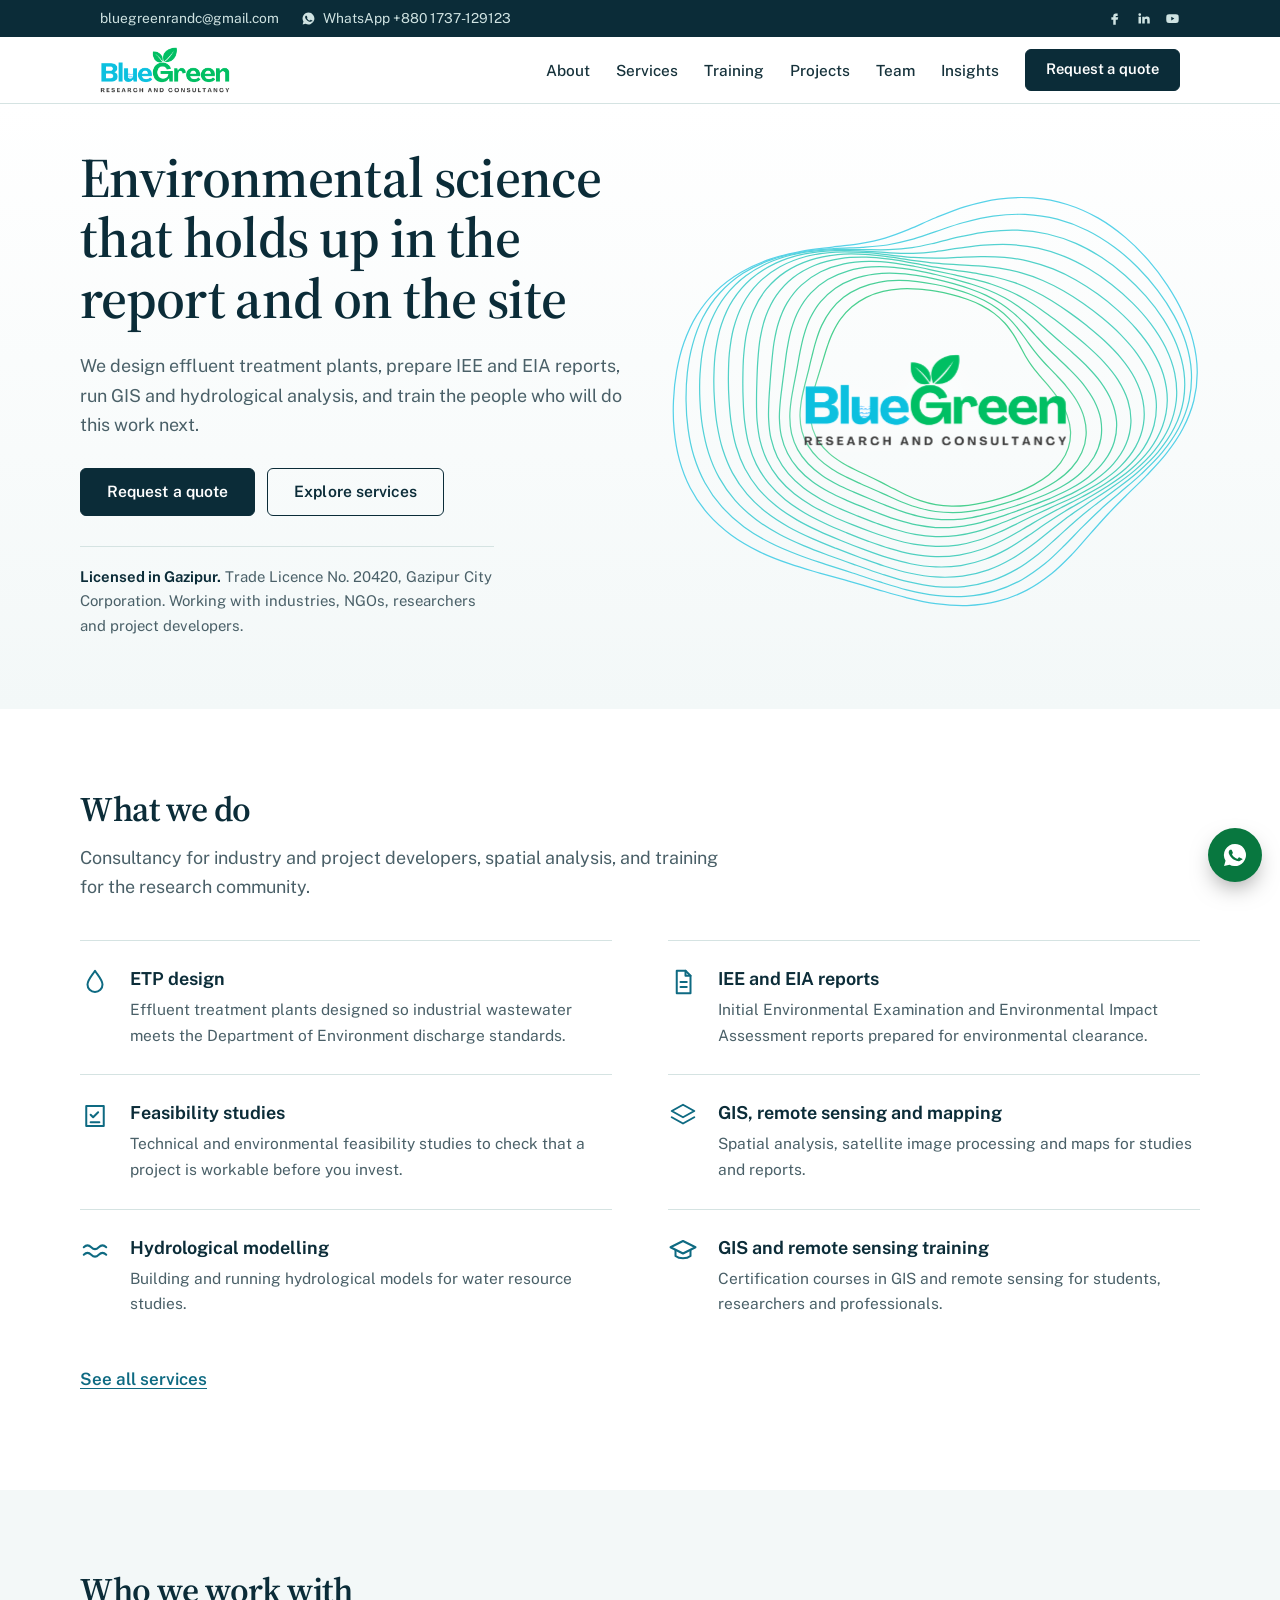
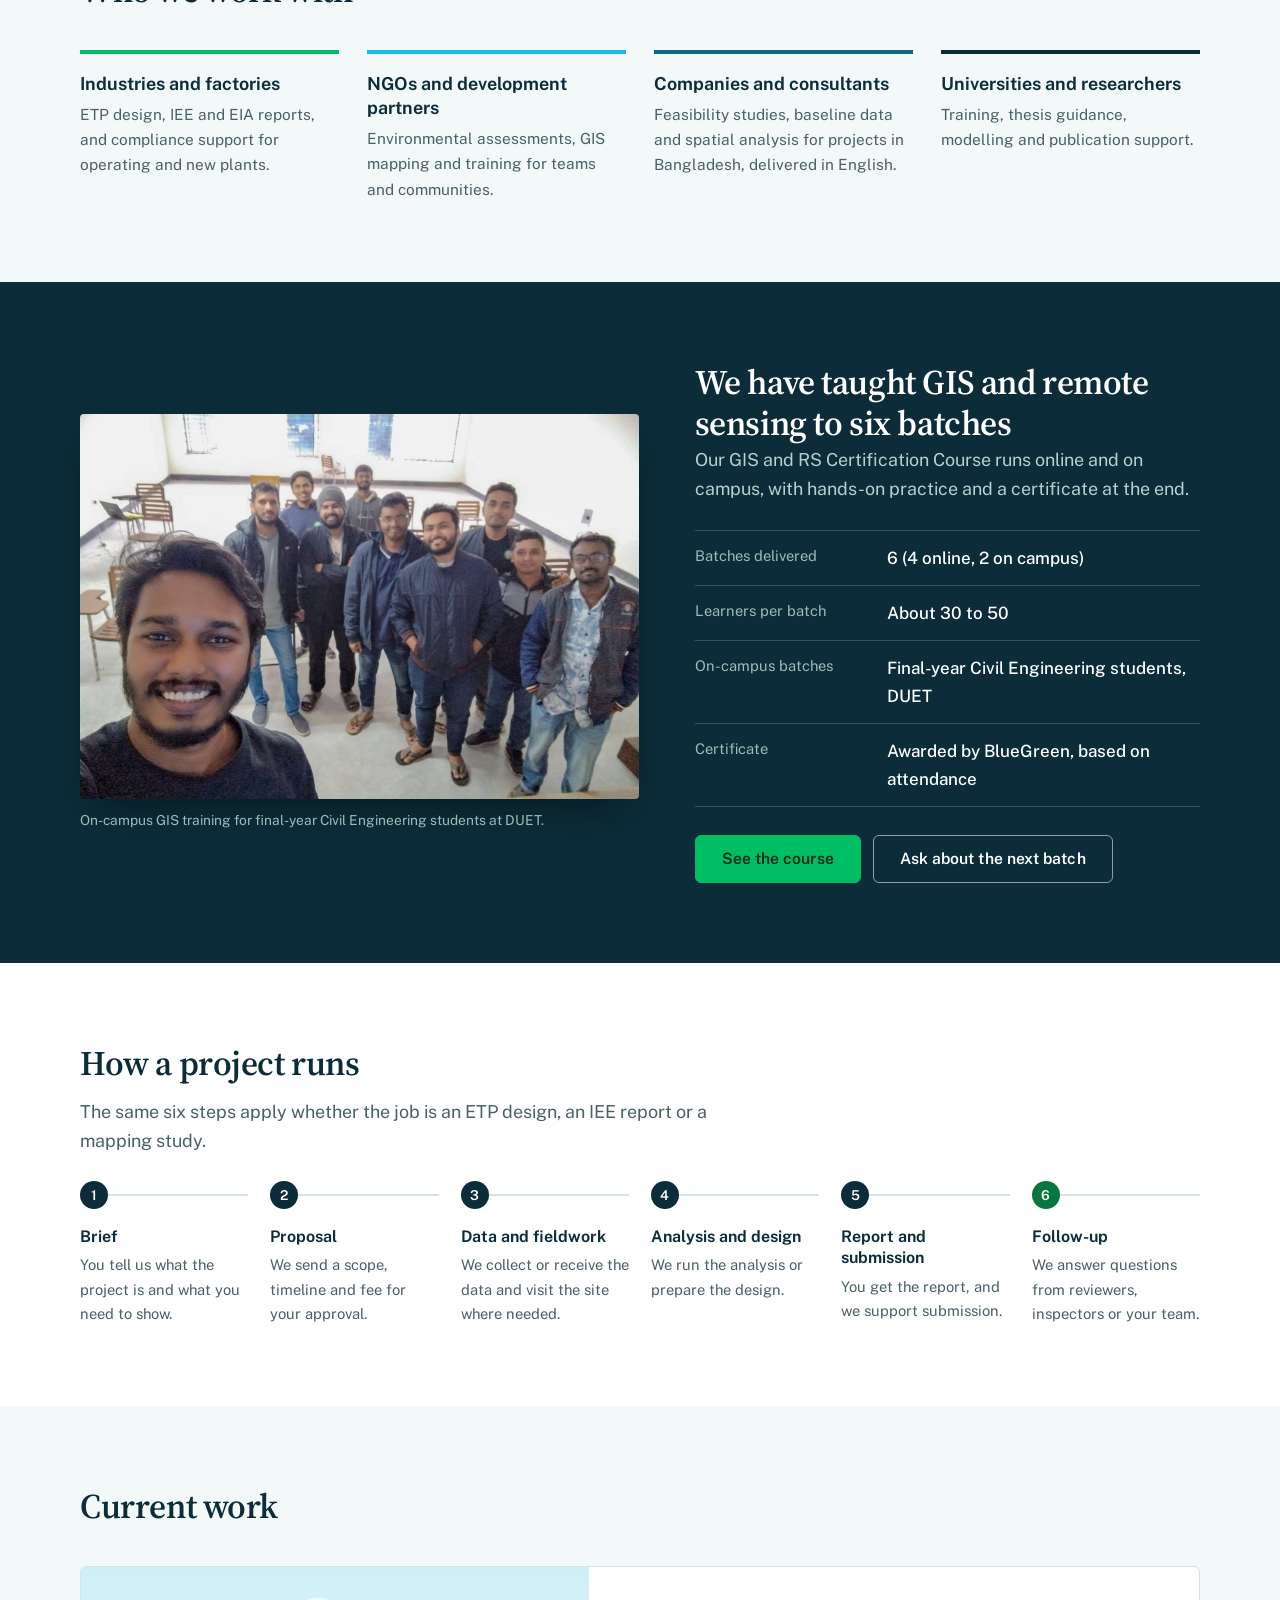
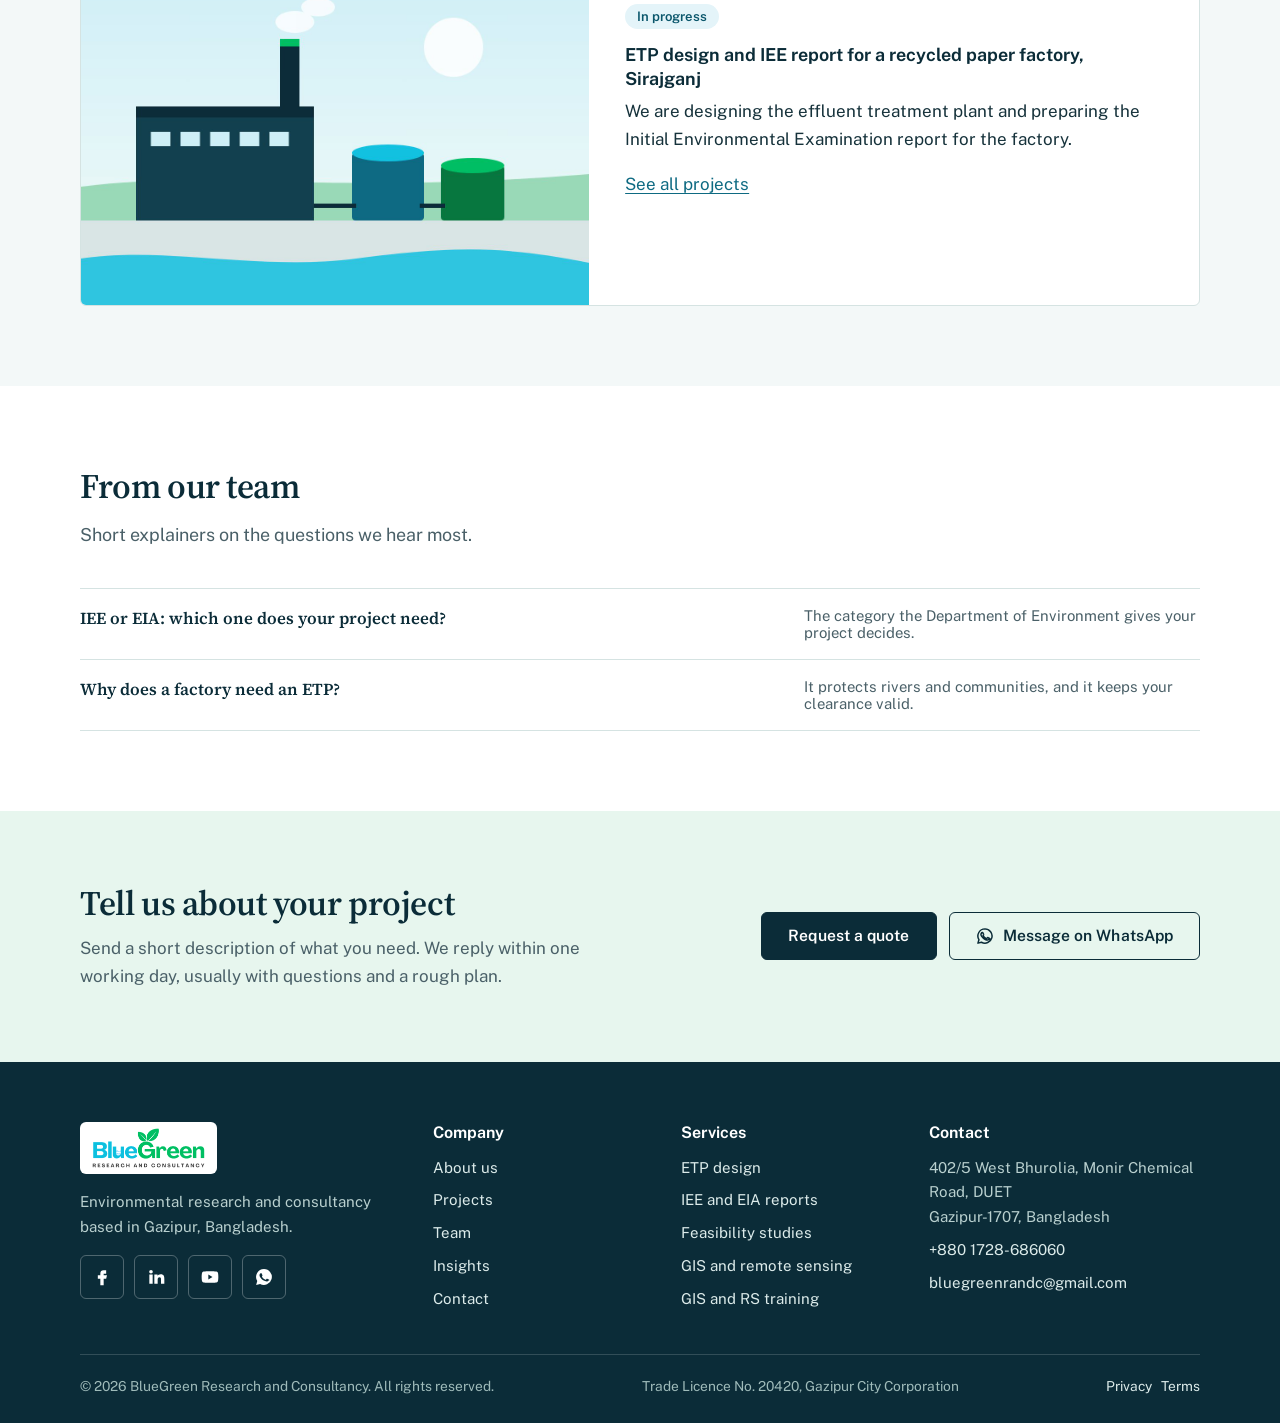
<file: index.html>
<!DOCTYPE html>
<html lang="en"><head><meta charset="utf-8">
<meta name="viewport" content="width=device-width, initial-scale=1">
<title>Environmental research and consultancy in Bangladesh</title>
<meta name="description" content="BlueGreen Research and Consultancy, Gazipur: ETP design, IEE and EIA reports, feasibility studies, GIS and remote sensing, hydrological modelling and research support.">
<meta name="theme-color" content="#0b2c38">
<meta property="og:type" content="website"><meta property="og:site_name" content="BlueGreen Research and Consultancy">
<meta property="og:title" content="Environmental research and consultancy in Bangladesh"><meta property="og:description" content="BlueGreen Research and Consultancy, Gazipur: ETP design, IEE and EIA reports, feasibility studies, GIS and remote sensing, hydrological modelling and research support.">

<link rel="icon" href="favicon.png" sizes="48x48"><link rel="icon" href="favicon-192.png" sizes="192x192" type="image/png"><link rel="apple-touch-icon" href="apple-touch-icon.png">
<link rel="preconnect" href="https://fonts.googleapis.com"><link rel="preconnect" href="https://fonts.gstatic.com" crossorigin>
<link href="https://fonts.googleapis.com/css2?family=Public+Sans:wght@400;500;600;700&family=Source+Serif+4:opsz,wght@8..60,500;8..60,600&display=swap" rel="stylesheet">
<link rel="stylesheet" href="style.css">
<script>document.documentElement.className+=" js"</script>
<script type="application/ld+json">{"@context": "https://schema.org", "@type": "ProfessionalService", "name": "BlueGreen Research and Consultancy", "email": "bluegreenrandc@gmail.com", "telephone": "+8801728686060", "address": {"@type": "PostalAddress", "streetAddress": "402/5 West Bhurolia, Monir Chemical Road, DUET", "addressLocality": "Gazipur", "postalCode": "1707", "addressCountry": "BD"}, "sameAs": ["https://www.facebook.com/bluegreenrand", "https://www.linkedin.com/company/bluegreen-research-and-consuntancy/", "https://www.youtube.com/@BlueGreenResearchandConsultanc"], "description": "Environmental research and consultancy: ETP design, IEE/EIA, GIS and remote sensing, training."}</script></head><body>
<a class="skip" href="#main">Skip to content</a>
<div class="topbar"><div class="wrap topbar-in">
<div class="tb-left"><a href="mailto:bluegreenrandc@gmail.com">bluegreenrandc@gmail.com</a><a href="https://wa.me/8801737129123?text=Hello%20BlueGreen%2C%20I%20would%20like%20to%20discuss%20a%20project." rel="noopener"><svg viewBox="0 0 24 24" aria-hidden="true"><path d="M12 2.5a9.5 9.5 0 0 0-8.1 14.4L2.6 21.5l4.7-1.2A9.5 9.5 0 1 0 12 2.5zm5.3 13.6c-.2.6-1.300 1.200-1.800 1.200-.5.100-1 .2-3.200-.7-2.700-1.100-4.400-3.800-4.600-4-.1-.2-1.100-1.400-1.100-2.700s.7-1.900.9-2.200c.2-.3.500-.3.700-.3h.5c.2 0 .4 0 .6.500l.8 1.900c.1.200.1.400 0 .6l-.4.600c-.2.200-.3.400-.1.700.2.300.8 1.300 1.700 2.100 1.100 1 2.100 1.300 2.400 1.500.3.100.5.100.6-.1l.9-1c.2-.3.400-.2.700-.1l1.800.9c.3.100.5.200.5.300.1.200.1.800-.1 1.300z"/></svg>WhatsApp +880 1737-129123</a></div>
<div class="tb-right"><a href="https://www.facebook.com/bluegreenrand" rel="noopener" aria-label="Facebook"><svg viewBox="0 0 24 24" aria-hidden="true"><path d="M14 8h3V4h-3a4 4 0 0 0-4 4v2H7v4h3v8h4v-8h3l1-4h-4V8z"/></svg></a><a href="https://www.linkedin.com/company/bluegreen-research-and-consuntancy/" rel="noopener" aria-label="LinkedIn"><svg viewBox="0 0 24 24" aria-hidden="true"><path d="M4 9h4v11H4zM6 3.5a2.2 2.2 0 1 1 0 4.4 2.2 2.2 0 0 1 0-4.4zM10 9h3.8v1.6c.6-1 1.9-1.9 3.8-1.9 4 0 4.4 2.6 4.4 6V20h-4v-4.8c0-1.3 0-2.9-1.8-2.9s-2.2 1.4-2.2 2.8V20h-4z"/></svg></a><a href="https://www.youtube.com/@BlueGreenResearchandConsultanc" rel="noopener" aria-label="YouTube"><svg viewBox="0 0 24 24" aria-hidden="true"><path d="M21.6 7.2a2.5 2.5 0 0 0-1.8-1.8C18.2 5 12 5 12 5s-6.2 0-7.8.4A2.5 2.5 0 0 0 2.4 7.2C2 8.8 2 12 2 12s0 3.2.4 4.8a2.5 2.5 0 0 0 1.8 1.8C5.8 19 12 19 12 19s6.2 0 7.8-.4a2.5 2.5 0 0 0 1.8-1.8c.4-1.6.4-4.8.4-4.8s0-3.2-.4-4.8zM10 15V9l5 3z"/></svg></a></div>
</div></div>
<header class="site-header"><nav class="wrap nav" aria-label="Main">
<a class="brand" href="index.html"><img src="logo.png" width="130" height="46" alt="BlueGreen Research and Consultancy - home"></a>
<button class="nav-toggle" type="button" aria-expanded="false" aria-controls="menu"><span></span><span></span><span></span><span class="sr">Menu</span></button>
<ul id="menu" class="menu"><li><a href="about.html">About</a></li><li><a href="services.html">Services</a></li><li><a href="training.html">Training</a></li><li><a href="projects.html">Projects</a></li><li><a href="team.html">Team</a></li><li><a href="insights.html">Insights</a></li><li><a class="btn btn-sm" href="contact.html">Request a quote</a></li></ul>
</nav></header>
<main id="main">

<section class="hero"><div class="wrap hero-grid">
<div>
<h1>Environmental science that holds up in the report and on the site</h1>
<p class="lead">We design effluent treatment plants, prepare IEE and EIA reports, run GIS and hydrological analysis, and train the people who will do this work next.</p>
<div class="btn-row"><a class="btn" href="contact.html">Request a quote</a><a class="btn btn-line" href="services.html">Explore services</a></div>
<p class="hero-note"><b>Licensed in Gazipur.</b> Trade Licence No. 20420, Gazipur City Corporation. Working with industries, NGOs, researchers and project developers.</p>
</div>
<div class="emblem" aria-hidden="false">
<svg viewBox="0 0 640 560" aria-hidden="true" focusable="false"><circle class="rip" cx="320" cy="280" r="120" style="--r:0"/><circle class="rip" cx="320" cy="280" r="120" style="--r:1"/><circle class="rip" cx="320" cy="280" r="120" style="--r:2"/><g class="contours"><path d="M470.0,280.0C473.5,285.6 477.0,291.8 479.1,298.0C481.3,304.3 482.9,311.1 483.2,317.6C483.4,324.1 482.5,330.9 480.5,337.2C478.6,343.4 475.2,349.6 471.2,355.1C467.2,360.6 462.0,365.6 456.6,370.1C451.1,374.6 444.8,378.5 438.5,382.0C432.3,385.4 425.6,388.4 419.1,391.0C412.5,393.7 405.8,396.0 399.2,398.0C392.6,400.0 386.0,401.8 379.4,403.3C372.7,404.7 366.1,405.9 359.5,406.7C352.8,407.4 346.1,407.8 339.5,407.7C333.0,407.5 326.3,406.9 320.0,405.8C313.7,404.7 307.4,403.0 301.5,401.0C295.5,399.1 289.9,396.7 284.4,394.2C279.0,391.8 273.9,389.0 268.7,386.4C263.6,383.8 258.8,381.2 253.8,378.7C248.7,376.1 243.8,373.7 238.6,371.3C233.4,368.8 228.0,366.4 222.7,363.7C217.3,361.0 211.7,358.2 206.4,354.9C201.2,351.6 195.8,348.0 191.3,343.9C186.7,339.8 182.4,335.1 179.1,330.2C175.7,325.3 173.1,319.8 171.3,314.3C169.6,308.8 168.8,302.9 168.5,297.1C168.3,291.4 169.1,285.6 170.0,280.0C170.9,274.4 172.5,268.9 174.0,263.5C175.5,258.1 177.3,252.8 178.9,247.5C180.5,242.2 182.1,236.9 183.8,231.5C185.4,226.0 187.0,220.5 188.9,214.9C190.9,209.3 192.8,203.5 195.6,197.9C198.3,192.3 201.3,186.5 205.2,181.3C209.1,176.1 213.6,170.9 218.8,166.6C224.0,162.2 230.0,158.3 236.2,155.2C242.5,152.1 249.5,149.8 256.5,148.1C263.4,146.4 270.8,145.5 277.9,145.0C285.1,144.5 292.4,144.8 299.4,145.3C306.4,145.7 313.3,146.7 320.0,147.8C326.7,148.9 333.3,150.3 339.6,151.9C346.0,153.5 352.2,155.3 358.2,157.5C364.1,159.6 370.0,162.1 375.4,164.9C380.9,167.8 386.1,171.0 390.8,174.6C395.5,178.1 399.8,182.2 403.6,186.3C407.4,190.5 410.6,195.1 413.6,199.5C416.6,204.0 419.0,208.6 421.5,213.0C424.0,217.5 426.1,221.8 428.6,226.1C431.1,230.3 433.6,234.3 436.6,238.5C439.6,242.6 443.0,246.5 446.6,250.8C450.2,255.1 454.4,259.5 458.3,264.3C462.2,269.2 466.5,274.4 470.0,280.0Z" stroke="#00be63" pathLength="1" style="--i:0"/>
<path d="M490.5,280.0C494.2,286.4 497.6,293.3 499.5,300.3C501.5,307.3 502.5,314.8 502.0,321.9C501.6,329.1 499.8,336.4 496.8,343.0C493.9,349.6 489.5,356.0 484.4,361.6C479.4,367.3 473.1,372.4 466.8,376.8C460.4,381.3 453.2,385.1 446.2,388.5C439.2,392.0 431.9,394.8 424.8,397.5C417.7,400.1 410.6,402.4 403.6,404.5C396.5,406.6 389.6,408.5 382.6,410.1C375.7,411.6 368.7,413.1 361.7,414.0C354.8,414.9 347.7,415.5 340.8,415.6C333.8,415.6 326.8,415.2 320.0,414.2C313.2,413.3 306.5,411.8 300.1,410.0C293.7,408.2 287.5,405.9 281.5,403.6C275.5,401.3 269.8,398.6 264.1,396.1C258.4,393.6 252.9,391.0 247.2,388.5C241.5,385.9 235.8,383.5 230.0,380.9C224.2,378.3 218.1,375.7 212.2,372.7C206.3,369.7 200.1,366.6 194.5,362.8C188.8,359.1 183.2,355.0 178.4,350.3C173.6,345.7 169.2,340.4 165.9,334.9C162.6,329.4 160.0,323.3 158.4,317.2C156.7,311.2 156.1,304.8 156.0,298.6C155.9,292.4 156.8,286.1 157.7,280.0C158.7,273.9 160.2,268.0 161.6,262.1C163.0,256.2 164.6,250.4 166.1,244.5C167.5,238.6 168.8,232.8 170.4,226.7C171.9,220.6 173.3,214.4 175.3,208.1C177.2,201.9 179.3,195.3 182.3,189.1C185.3,182.9 188.8,176.6 193.2,170.9C197.5,165.3 202.8,159.8 208.7,155.2C214.6,150.7 221.4,146.7 228.5,143.7C235.5,140.6 243.4,138.4 251.1,137.0C258.8,135.5 267.0,135.0 274.8,134.8C282.6,134.7 290.4,135.3 298.0,136.2C305.5,137.0 312.9,138.3 320.0,139.7C327.1,141.1 334.0,142.8 340.7,144.7C347.4,146.6 353.9,148.6 360.2,150.9C366.5,153.3 372.6,155.9 378.4,158.8C384.1,161.8 389.6,165.1 394.7,168.8C399.7,172.4 404.4,176.5 408.6,180.7C412.9,184.9 416.6,189.4 420.2,193.9C423.7,198.3 426.8,202.9 430.1,207.4C433.3,211.8 436.3,216.2 439.8,220.5C443.2,224.9 446.7,229.0 450.7,233.4C454.7,237.8 459.1,242.1 463.6,246.9C468.0,251.7 473.1,256.6 477.6,262.2C482.1,267.7 486.9,273.6 490.5,280.0Z" stroke="#02be6e" pathLength="1" style="--i:1"/>
<path d="M511.6,280.0C515.2,287.1 518.3,294.9 519.7,302.6C521.0,310.3 521.2,318.5 519.9,326.1C518.5,333.7 515.6,341.4 511.6,348.3C507.6,355.1 502.0,361.6 495.9,367.3C489.9,373.1 482.6,378.1 475.3,382.5C468.1,387.0 460.2,390.6 452.6,394.0C445.0,397.4 437.2,400.2 429.7,403.0C422.2,405.7 414.8,408.1 407.5,410.3C400.2,412.6 393.1,414.8 385.8,416.6C378.6,418.5 371.4,420.3 364.1,421.5C356.8,422.7 349.4,423.7 342.0,424.0C334.7,424.3 327.2,424.2 320.0,423.5C312.8,422.8 305.5,421.4 298.6,419.8C291.6,418.2 284.9,416.0 278.3,413.8C271.7,411.6 265.4,409.0 259.1,406.5C252.7,404.0 246.6,401.4 240.3,398.8C233.9,396.2 227.6,393.6 221.2,390.8C214.7,387.9 208.1,385.1 201.7,381.8C195.3,378.4 188.6,374.8 182.7,370.6C176.7,366.4 170.8,361.7 165.9,356.5C161.0,351.3 156.5,345.5 153.2,339.4C149.9,333.4 147.4,326.7 145.8,320.1C144.3,313.6 143.8,306.7 143.7,300.0C143.6,293.3 144.4,286.6 145.3,280.0C146.1,273.4 147.5,267.0 148.7,260.6C149.9,254.2 151.1,247.9 152.4,241.4C153.6,234.9 154.6,228.3 156.0,221.6C157.4,214.8 158.7,207.9 160.8,200.9C162.8,194.0 165.1,186.8 168.5,180.0C171.9,173.3 175.9,166.4 181.0,160.4C186.0,154.5 192.1,148.8 198.8,144.1C205.5,139.5 213.3,135.7 221.2,132.8C229.1,129.9 237.8,128.1 246.3,127.0C254.8,125.9 263.6,125.8 272.0,126.1C280.5,126.3 288.8,127.4 296.8,128.6C304.8,129.8 312.5,131.4 320.0,133.1C327.5,134.7 334.6,136.6 341.6,138.6C348.7,140.6 355.5,142.7 362.0,145.1C368.6,147.4 375.1,150.0 381.2,152.9C387.3,155.9 393.2,159.1 398.8,162.7C404.3,166.3 409.4,170.2 414.3,174.3C419.1,178.4 423.5,182.9 427.9,187.2C432.2,191.6 436.1,196.2 440.2,200.6C444.4,205.1 448.4,209.5 452.8,214.0C457.3,218.6 461.9,223.0 466.8,227.7C471.7,232.5 477.1,237.2 482.3,242.6C487.6,247.9 493.3,253.6 498.2,259.8C503.0,266.1 508.0,272.9 511.6,280.0Z" stroke="#03be7a" pathLength="1" style="--i:2"/>
<path d="M532.5,280.0C535.8,287.9 538.2,296.5 538.8,304.8C539.4,313.1 538.5,321.8 536.1,329.8C533.7,337.8 529.5,345.8 524.4,352.8C519.3,359.9 512.5,366.4 505.5,372.1C498.5,377.8 490.3,382.7 482.3,387.1C474.4,391.5 465.9,395.1 457.9,398.6C449.8,402.0 441.8,404.9 434.0,407.8C426.3,410.7 418.8,413.4 411.3,416.0C403.8,418.6 396.5,421.2 389.1,423.5C381.6,425.7 374.2,427.9 366.6,429.6C359.0,431.2 351.2,432.6 343.5,433.2C335.7,433.9 327.7,434.0 320.0,433.6C312.3,433.1 304.5,432.0 297.0,430.5C289.5,429.0 282.1,426.9 274.9,424.7C267.7,422.5 260.8,419.9 253.9,417.3C246.9,414.8 240.1,412.1 233.2,409.3C226.3,406.5 219.3,403.8 212.3,400.7C205.4,397.6 198.2,394.4 191.3,390.7C184.5,386.9 177.4,382.9 171.2,378.2C164.9,373.5 158.8,368.3 153.8,362.5C148.7,356.8 144.2,350.4 140.9,343.8C137.5,337.2 135.1,330.1 133.5,323.0C131.8,315.9 131.3,308.5 131.1,301.4C130.9,294.2 131.6,287.1 132.3,280.0C132.9,272.9 134.0,266.0 134.8,259.0C135.7,252.0 136.6,245.1 137.6,238.0C138.6,230.8 139.3,223.5 140.7,216.1C142.0,208.7 143.3,201.0 145.6,193.4C147.9,185.8 150.6,178.0 154.5,170.8C158.4,163.6 163.2,156.3 169.0,150.1C174.8,144.0 181.9,138.2 189.5,133.7C197.1,129.2 205.9,125.6 214.6,123.1C223.4,120.5 233.0,119.2 242.2,118.5C251.4,117.8 260.9,118.2 269.8,118.9C278.8,119.6 287.5,121.1 295.9,122.5C304.3,124.0 312.2,125.9 320.0,127.6C327.8,129.4 335.2,131.3 342.5,133.2C349.8,135.2 356.9,137.1 363.8,139.4C370.8,141.6 377.6,143.9 384.2,146.7C390.8,149.4 397.3,152.4 403.4,155.8C409.5,159.1 415.4,162.9 421.0,166.8C426.6,170.8 431.8,175.1 437.0,179.4C442.2,183.7 447.1,188.2 452.2,192.7C457.4,197.3 462.4,201.8 467.8,206.6C473.3,211.4 478.9,216.1 484.7,221.3C490.4,226.6 496.7,231.9 502.5,238.0C508.2,244.0 514.4,250.4 519.4,257.4C524.4,264.4 529.3,272.1 532.5,280.0Z" stroke="#05bf85" pathLength="1" style="--i:3"/>
<path d="M552.5,280.0C555.1,288.6 556.6,297.9 556.2,306.7C555.8,315.6 553.7,324.7 550.2,333.0C546.7,341.4 541.2,349.5 535.0,356.6C528.9,363.7 521.0,370.2 513.2,375.9C505.3,381.6 496.4,386.4 488.0,390.8C479.5,395.3 470.7,398.9 462.4,402.5C454.1,406.1 446.0,409.2 438.2,412.4C430.3,415.7 422.8,418.8 415.3,421.9C407.7,425.0 400.3,428.1 392.7,430.9C385.0,433.7 377.4,436.5 369.4,438.6C361.5,440.7 353.3,442.5 345.0,443.5C336.8,444.5 328.3,444.9 320.0,444.6C311.7,444.3 303.3,443.3 295.2,441.8C287.1,440.4 279.2,438.3 271.4,436.0C263.6,433.8 256.1,431.1 248.5,428.4C241.0,425.7 233.6,422.8 226.1,419.8C218.7,416.8 211.1,413.8 203.6,410.4C196.2,407.0 188.5,403.5 181.2,399.3C174.0,395.2 166.6,390.7 160.0,385.6C153.5,380.4 147.2,374.6 141.9,368.4C136.7,362.2 132.1,355.3 128.6,348.2C125.1,341.1 122.7,333.4 120.9,325.9C119.1,318.3 118.5,310.5 118.1,302.9C117.6,295.2 118.1,287.6 118.4,280.0C118.7,272.4 119.4,265.0 119.9,257.3C120.5,249.7 121.0,242.2 121.8,234.3C122.6,226.5 123.2,218.5 124.5,210.4C125.9,202.3 127.4,193.8 130.1,185.7C132.7,177.6 136.0,169.2 140.6,161.6C145.2,154.1 150.9,146.6 157.7,140.4C164.4,134.2 172.6,128.6 181.1,124.3C189.7,120.1 199.5,116.9 209.1,114.8C218.7,112.7 229.1,111.9 238.9,111.7C248.8,111.4 258.7,112.4 268.1,113.4C277.5,114.5 286.5,116.3 295.2,117.9C303.8,119.5 312.0,121.4 320.0,123.1C328.0,124.8 335.6,126.4 343.3,128.1C350.9,129.8 358.3,131.4 365.7,133.2C373.1,135.1 380.5,137.0 387.7,139.4C394.9,141.8 402.1,144.5 408.9,147.5C415.8,150.6 422.5,154.1 429.0,157.8C435.5,161.6 441.7,165.8 447.8,170.1C454.0,174.4 459.9,178.9 466.1,183.6C472.2,188.3 478.3,193.1 484.6,198.3C490.9,203.4 497.5,208.7 503.9,214.5C510.4,220.3 517.2,226.4 523.3,233.2C529.4,239.9 535.6,247.2 540.5,255.0C545.4,262.8 549.8,271.4 552.5,280.0Z" stroke="#07bf90" pathLength="1" style="--i:4"/>
<path d="M570.7,280.0C572.5,289.3 572.9,299.2 571.4,308.5C570.0,317.8 566.6,327.2 562.0,335.8C557.3,344.3 550.7,352.4 543.5,359.6C536.4,366.8 527.7,373.2 519.2,378.9C510.7,384.6 501.4,389.4 492.6,393.9C483.9,398.5 475.0,402.2 466.7,406.1C458.3,410.0 450.3,413.6 442.5,417.3C434.6,421.0 427.3,424.7 419.6,428.4C412.0,432.1 404.6,436.0 396.7,439.3C388.9,442.7 380.9,446.1 372.6,448.7C364.2,451.3 355.5,453.5 346.8,454.8C338.0,456.1 328.9,456.6 320.0,456.4C311.1,456.3 302.1,455.2 293.4,453.7C284.7,452.2 276.2,449.9 267.8,447.5C259.5,445.1 251.4,442.2 243.3,439.3C235.2,436.4 227.2,433.3 219.2,430.1C211.2,426.9 203.2,423.6 195.2,419.9C187.2,416.1 179.1,412.3 171.4,407.8C163.7,403.3 156.0,398.3 149.1,392.8C142.2,387.2 135.7,380.9 130.2,374.3C124.7,367.6 119.9,360.2 116.2,352.6C112.5,345.0 109.8,336.9 107.8,328.9C105.8,320.9 104.9,312.6 104.1,304.4C103.4,296.3 103.4,288.2 103.4,280.0C103.4,271.8 103.6,263.8 103.9,255.5C104.2,247.3 104.4,239.0 105.1,230.5C105.7,222.0 106.3,213.2 107.9,204.5C109.5,195.7 111.4,186.6 114.6,178.0C117.9,169.4 122.0,160.7 127.4,152.9C132.9,145.2 139.7,137.7 147.5,131.6C155.2,125.5 164.5,120.3 174.0,116.4C183.6,112.5 194.3,109.9 204.7,108.3C215.1,106.6 226.1,106.4 236.5,106.6C246.9,106.8 257.2,108.2 266.9,109.4C276.5,110.7 285.8,112.6 294.6,114.1C303.5,115.7 311.7,117.3 320.0,118.7C328.3,120.1 336.1,121.3 344.1,122.5C352.1,123.7 360.0,124.7 368.0,126.0C375.9,127.4 384.0,128.7 391.9,130.6C399.9,132.6 407.9,134.8 415.6,137.5C423.4,140.3 431.1,143.5 438.5,147.2C446.0,150.8 453.2,154.9 460.4,159.3C467.5,163.7 474.5,168.4 481.5,173.4C488.6,178.4 495.6,183.6 502.7,189.3C509.7,195.0 517.0,200.9 523.9,207.4C530.8,213.9 537.9,220.8 544.0,228.4C550.2,235.9 556.2,244.1 560.7,252.8C565.1,261.4 568.9,270.7 570.7,280.0Z" stroke="#08bf9c" pathLength="1" style="--i:5"/>
<path d="M586.7,280.0C587.5,289.9 586.7,300.3 584.2,309.9C581.6,319.6 577.0,329.2 571.4,337.9C565.7,346.6 558.0,354.8 550.2,362.0C542.3,369.2 533.0,375.5 524.1,381.3C515.2,387.1 505.7,391.9 496.9,396.7C488.0,401.5 479.3,405.6 471.1,409.9C462.8,414.2 455.1,418.4 447.3,422.7C439.6,427.1 432.4,431.6 424.7,435.9C417.0,440.3 409.5,444.9 401.4,448.9C393.3,452.9 384.8,456.9 376.1,459.9C367.3,462.9 358.0,465.4 348.6,466.9C339.3,468.4 329.5,469.0 320.0,468.8C310.5,468.6 300.9,467.3 291.6,465.7C282.3,464.0 273.2,461.5 264.3,458.8C255.4,456.2 246.8,453.1 238.1,450.0C229.5,446.8 221.1,443.5 212.6,440.0C204.1,436.5 195.5,433.0 187.0,429.0C178.6,425.0 170.0,420.9 161.8,416.0C153.7,411.2 145.5,405.9 138.2,400.0C130.9,394.0 124.0,387.3 118.2,380.2C112.3,373.1 107.3,365.2 103.2,357.2C99.2,349.2 96.2,340.6 93.8,332.1C91.5,323.6 90.2,314.8 89.1,306.1C88.0,297.5 87.6,288.8 87.3,280.0C86.9,271.2 86.8,262.5 86.9,253.6C87.0,244.7 87.1,235.7 87.8,226.5C88.6,217.3 89.4,207.9 91.4,198.6C93.4,189.3 95.9,179.6 99.9,170.7C103.9,161.8 109.0,152.8 115.5,145.0C122.0,137.3 129.9,130.0 138.8,124.1C147.6,118.3 157.9,113.5 168.4,110.1C178.8,106.6 190.4,104.6 201.5,103.5C212.6,102.3 224.1,102.7 234.8,103.2C245.6,103.7 256.1,105.3 266.0,106.5C275.8,107.8 285.1,109.5 294.1,110.8C303.1,112.0 311.5,113.1 320.0,113.9C328.5,114.8 336.7,115.2 345.2,115.7C353.6,116.2 362.1,116.4 370.8,117.1C379.4,117.8 388.3,118.5 397.1,119.9C405.9,121.3 414.9,123.1 423.7,125.6C432.4,128.0 441.1,131.1 449.6,134.8C458.0,138.4 466.3,142.6 474.4,147.2C482.5,151.8 490.4,156.9 498.2,162.4C506.1,167.9 513.8,173.7 521.4,180.0C529.0,186.3 536.7,193.0 543.8,200.3C550.8,207.6 558.0,215.4 563.9,223.8C569.8,232.2 575.4,241.3 579.2,250.7C583.0,260.0 585.9,270.1 586.7,280.0Z" stroke="#0abfa7" pathLength="1" style="--i:6"/>
<path d="M600.2,280.0C600.0,290.4 598.0,301.1 594.4,311.1C590.8,321.0 585.2,330.8 578.7,339.6C572.1,348.4 563.7,356.5 555.4,363.8C547.0,371.1 537.4,377.5 528.3,383.4C519.3,389.4 509.9,394.4 501.2,399.6C492.5,404.7 484.1,409.3 476.1,414.2C468.0,419.1 460.6,424.0 453.0,429.1C445.4,434.2 438.3,439.5 430.5,444.6C422.8,449.7 415.0,455.1 406.5,459.7C398.1,464.3 389.2,468.7 379.8,472.0C370.5,475.4 360.5,478.0 350.6,479.6C340.6,481.1 330.1,481.6 320.0,481.2C309.9,480.8 299.6,479.3 289.8,477.4C279.9,475.5 270.3,472.6 260.9,469.8C251.5,466.9 242.4,463.5 233.2,460.1C224.1,456.8 215.2,453.3 206.2,449.6C197.1,445.9 188.0,442.2 179.0,438.0C170.0,433.8 160.9,429.4 152.2,424.3C143.5,419.2 134.8,413.7 127.0,407.3C119.3,401.0 111.8,394.0 105.5,386.5C99.3,379.0 93.8,370.7 89.3,362.2C84.9,353.7 81.5,344.6 78.8,335.6C76.0,326.6 74.4,317.2 72.9,308.0C71.5,298.7 70.8,289.4 70.2,280.0C69.6,270.6 69.3,261.2 69.4,251.6C69.5,242.0 69.6,232.3 70.6,222.5C71.7,212.8 72.9,202.7 75.6,192.9C78.2,183.2 81.6,173.2 86.5,164.1C91.4,155.0 97.7,145.9 105.2,138.3C112.8,130.6 122.0,123.6 131.8,118.2C141.7,112.7 153.0,108.5 164.3,105.5C175.6,102.6 187.8,101.1 199.4,100.4C211.0,99.6 222.8,100.3 233.8,100.9C244.7,101.6 255.2,103.1 265.2,104.1C275.2,105.1 284.4,106.4 293.5,107.0C302.7,107.7 311.2,107.9 320.0,107.9C328.8,107.9 337.4,107.3 346.5,107.0C355.5,106.6 364.8,105.9 374.3,105.9C383.7,105.8 393.6,105.9 403.4,106.8C413.2,107.8 423.3,109.2 433.1,111.6C442.8,113.9 452.6,117.0 462.0,120.8C471.5,124.6 480.7,129.1 489.6,134.2C498.5,139.2 507.1,144.9 515.6,151.0C524.0,157.0 532.2,163.6 540.1,170.7C548.0,177.8 555.8,185.4 562.8,193.5C569.8,201.7 576.7,210.4 582.1,219.6C587.6,228.8 592.5,238.7 595.5,248.8C598.5,258.9 600.3,269.6 600.2,280.0Z" stroke="#0bbfb3" pathLength="1" style="--i:7"/>
<path d="M611.1,280.0C609.9,290.8 606.9,301.8 602.5,312.0C598.0,322.1 591.5,332.0 584.4,340.9C577.3,349.8 568.4,358.0 559.8,365.4C551.1,372.9 541.5,379.3 532.6,385.5C523.6,391.8 514.6,397.2 506.1,402.8C497.7,408.5 489.8,413.7 482.1,419.4C474.3,425.0 467.2,430.8 459.7,436.6C452.3,442.5 445.1,448.7 437.2,454.5C429.2,460.3 421.1,466.4 412.2,471.4C403.3,476.5 393.8,481.3 383.8,484.8C373.9,488.3 363.1,491.0 352.5,492.4C341.9,493.8 330.7,494.0 320.0,493.4C309.3,492.8 298.5,490.8 288.1,488.6C277.7,486.4 267.6,483.2 257.7,480.1C247.7,476.9 238.2,473.3 228.6,469.8C218.9,466.3 209.5,462.7 199.9,458.9C190.3,455.1 180.6,451.3 171.0,447.0C161.4,442.7 151.5,438.2 142.2,432.9C132.9,427.6 123.5,421.8 115.2,415.2C106.8,408.6 98.8,401.2 92.0,393.2C85.2,385.3 79.2,376.5 74.3,367.5C69.4,358.5 65.7,348.9 62.6,339.3C59.5,329.7 57.5,319.8 55.8,309.9C54.1,300.0 53.2,290.0 52.6,280.0C51.9,270.0 51.6,259.9 51.9,249.6C52.1,239.4 52.6,229.0 54.1,218.7C55.7,208.4 57.6,197.8 61.1,187.8C64.5,177.7 68.9,167.5 74.9,158.3C80.9,149.2 88.4,140.3 97.0,132.8C105.6,125.4 116.0,118.9 126.8,113.8C137.5,108.8 149.8,105.1 161.7,102.6C173.6,100.0 186.3,99.1 198.2,98.6C210.1,98.0 221.9,98.8 233.0,99.3C244.0,99.8 254.4,101.0 264.4,101.4C274.3,101.9 283.5,102.3 292.8,102.1C302.0,101.8 310.8,101.0 320.0,99.9C329.2,98.9 338.4,97.1 348.2,95.8C357.9,94.5 368.1,92.8 378.5,92.1C389.0,91.4 400.0,90.8 410.8,91.5C421.7,92.1 432.9,93.4 443.7,95.8C454.5,98.2 465.3,101.5 475.5,105.7C485.8,109.8 495.8,115.0 505.3,120.6C514.9,126.3 524.0,132.7 532.8,139.6C541.6,146.4 550.0,153.9 558.0,161.9C565.9,169.8 573.6,178.3 580.3,187.3C587.0,196.3 593.3,205.9 598.2,215.9C603.0,225.9 607.1,236.6 609.2,247.3C611.4,257.9 612.2,269.2 611.1,280.0Z" stroke="#0dbfbe" pathLength="1" style="--i:8"/>
<path d="M619.7,280.0C617.7,291.1 613.9,302.4 608.8,312.7C603.7,323.0 596.6,333.0 589.2,342.0C581.7,351.1 572.7,359.3 564.1,367.0C555.5,374.6 546.1,381.3 537.4,388.0C528.8,394.6 520.2,400.6 512.2,406.8C504.1,413.1 496.7,419.1 489.2,425.6C481.8,432.0 474.9,438.6 467.5,445.3C460.0,451.9 452.7,459.0 444.5,465.5C436.3,471.9 427.7,478.5 418.2,483.9C408.8,489.3 398.5,494.3 387.9,497.8C377.2,501.3 365.7,503.8 354.4,505.0C343.1,506.2 331.3,505.9 320.0,505.0C308.7,504.0 297.4,501.6 286.5,499.1C275.6,496.6 265.0,493.1 254.6,489.8C244.2,486.5 234.2,482.8 224.1,479.2C213.9,475.6 203.9,472.1 193.6,468.3C183.4,464.5 172.9,460.8 162.6,456.4C152.3,452.0 141.6,447.5 131.6,442.0C121.5,436.6 111.4,430.5 102.4,423.6C93.3,416.7 84.7,408.9 77.3,400.5C69.9,392.1 63.5,382.8 58.2,373.3C52.8,363.7 48.7,353.5 45.4,343.3C42.1,333.0 39.9,322.5 38.1,311.9C36.4,301.4 35.5,290.7 35.0,280.0C34.5,269.3 34.4,258.5 35.1,247.7C35.8,237.0 36.8,226.0 39.0,215.3C41.3,204.5 44.1,193.6 48.6,183.3C53.0,173.0 58.5,162.8 65.6,153.7C72.7,144.6 81.3,136.0 91.0,128.9C100.6,121.7 112.0,115.7 123.5,111.0C135.0,106.4 147.9,103.2 160.2,100.9C172.6,98.7 185.5,98.0 197.4,97.4C209.4,96.9 221.2,97.5 232.1,97.5C243.1,97.6 253.2,98.0 263.2,97.6C273.1,97.2 282.2,96.5 291.7,95.1C301.2,93.7 310.2,91.5 320.0,89.3C329.8,87.1 339.7,84.1 350.3,81.9C360.9,79.6 372.2,77.0 383.6,75.7C395.1,74.4 407.3,73.5 419.2,74.0C431.1,74.5 443.5,76.0 455.2,78.6C466.9,81.3 478.6,85.2 489.6,90.0C500.5,94.7 511.1,100.7 521.0,107.1C531.0,113.6 540.4,120.9 549.3,128.7C558.1,136.5 566.5,144.9 574.3,153.8C582.0,162.6 589.3,172.0 595.6,181.8C601.8,191.7 607.6,202.1 611.7,212.8C615.9,223.5 619.1,234.8 620.4,246.0C621.8,257.2 621.6,268.9 619.7,280.0Z" stroke="#0fc0c9" pathLength="1" style="--i:9"/>
<path d="M626.5,280.0C624.0,291.4 619.5,302.8 614.1,313.3C608.6,323.8 601.3,333.9 593.8,343.1C586.3,352.3 577.4,360.7 569.0,368.7C560.6,376.7 551.7,383.8 543.4,390.9C535.2,398.1 527.2,404.7 519.5,411.7C511.9,418.7 504.9,425.6 497.7,432.8C490.4,440.0 483.7,447.6 476.1,455.0C468.6,462.4 461.0,470.2 452.4,477.2C443.7,484.1 434.4,491.1 424.4,496.7C414.3,502.2 403.2,507.2 391.8,510.5C380.5,513.9 368.2,516.0 356.3,516.9C344.3,517.8 331.9,517.1 320.0,515.7C308.1,514.4 296.3,511.7 285.0,508.9C273.6,506.1 262.6,502.5 251.7,499.1C240.8,495.7 230.3,492.1 219.5,488.6C208.7,485.1 198.0,481.7 187.0,478.1C176.1,474.4 164.8,470.8 153.6,466.5C142.4,462.2 130.9,457.6 120.0,452.0C109.1,446.4 98.1,440.1 88.4,432.9C78.6,425.6 69.3,417.3 61.4,408.4C53.5,399.5 46.6,389.6 41.0,379.4C35.4,369.2 31.1,358.3 27.7,347.4C24.3,336.4 22.1,325.1 20.6,313.9C19.0,302.7 18.3,291.3 18.2,280.0C18.1,268.7 18.5,257.3 19.8,246.0C21.1,234.7 23.0,223.3 26.1,212.3C29.2,201.2 33.1,190.1 38.5,179.7C43.9,169.4 50.6,159.2 58.7,150.3C66.8,141.4 76.5,133.0 87.0,126.2C97.5,119.4 109.6,113.8 121.7,109.5C133.8,105.1 147.0,102.3 159.5,100.1C172.0,97.9 184.8,97.2 196.7,96.3C208.6,95.4 220.0,95.5 230.8,94.8C241.6,94.0 251.5,93.4 261.4,91.9C271.3,90.3 280.5,88.2 290.2,85.5C300.0,82.8 309.6,79.1 320.0,75.7C330.4,72.3 341.3,68.1 352.9,65.0C364.5,61.9 376.9,58.6 389.5,57.0C402.1,55.3 415.5,54.3 428.4,54.9C441.4,55.6 454.7,57.5 467.2,60.7C479.7,64.0 492.1,68.7 503.5,74.3C515.0,79.9 525.8,86.9 535.9,94.3C546.1,101.7 555.5,110.1 564.2,118.8C573.0,127.6 581.1,137.0 588.5,146.7C595.9,156.4 602.7,166.7 608.4,177.3C614.1,187.8 619.2,199.0 622.7,210.2C626.2,221.5 628.7,233.4 629.3,245.0C629.9,256.6 629.1,268.6 626.5,280.0Z" stroke="#10c0d5" pathLength="1" style="--i:10"/>
<path d="M632.3,280.0C629.4,291.6 624.7,303.2 619.1,313.9C613.6,324.6 606.3,334.8 598.9,344.3C591.5,353.8 583.0,362.4 575.0,370.8C567.0,379.2 558.6,386.8 550.8,394.6C543.0,402.4 535.6,409.7 528.3,417.5C521.0,425.2 514.4,433.0 507.2,441.0C500.1,449.0 493.3,457.5 485.5,465.5C477.7,473.5 469.6,481.9 460.5,489.2C451.3,496.5 441.2,503.7 430.4,509.3C419.6,514.9 407.7,519.6 395.6,522.7C383.5,525.8 370.6,527.5 358.0,528.0C345.4,528.5 332.4,527.3 320.0,525.7C307.6,524.0 295.4,521.0 283.5,518.1C271.7,515.2 260.3,511.6 248.9,508.3C237.4,505.0 226.3,501.7 214.8,498.4C203.3,495.1 191.8,492.1 179.9,488.7C168.1,485.2 155.8,481.9 143.7,477.6C131.5,473.4 118.9,468.8 107.2,463.0C95.4,457.2 83.6,450.6 73.1,442.9C62.7,435.2 52.8,426.3 44.5,416.8C36.2,407.3 29.0,396.6 23.3,385.7C17.6,374.8 13.3,363.1 10.1,351.4C6.9,339.8 5.0,327.7 3.8,315.8C2.6,303.9 2.5,291.9 3.0,280.0C3.5,268.1 4.7,256.2 6.8,244.5C8.9,232.9 11.7,221.1 15.7,209.9C19.8,198.6 24.7,187.4 31.1,177.1C37.5,166.8 45.2,156.7 54.2,148.0C63.1,139.3 73.7,131.3 84.8,124.8C95.9,118.2 108.5,112.9 120.8,108.7C133.1,104.4 146.4,101.7 158.8,99.3C171.2,97.0 183.8,95.9 195.4,94.4C207.0,92.8 218.0,92.0 228.6,90.2C239.1,88.4 248.8,86.4 258.8,83.5C268.7,80.6 278.1,76.8 288.3,72.7C298.5,68.6 308.7,63.5 320.0,59.0C331.3,54.4 343.3,49.2 355.9,45.4C368.6,41.7 382.2,38.0 395.9,36.3C409.6,34.6 424.1,33.9 438.0,35.0C451.9,36.1 466.1,38.8 479.2,42.9C492.3,47.0 505.1,52.8 516.8,59.4C528.5,66.1 539.4,74.2 549.5,82.7C559.5,91.1 568.7,100.6 577.2,110.3C585.7,120.0 593.4,130.3 600.3,140.8C607.2,151.4 613.6,162.3 618.8,173.6C624.0,184.8 628.5,196.5 631.4,208.2C634.4,220.0 636.3,232.2 636.4,244.2C636.6,256.1 635.2,268.4 632.3,280.0Z" stroke="#12c0e0" pathLength="1" style="--i:11"/></g></svg>
<img src="logo.png" width="900" height="319" alt="BlueGreen Research and Consultancy logo">
</div>
</div></section>

<section><div class="wrap">
<div class="sec-head"><h2>What we do</h2><p class="lead">Consultancy for industry and project developers, spatial analysis, and training for the research community.</p></div>
<div class="svc-grid"><div class="svc"><svg class="" viewBox="0 0 24 24" aria-hidden="true"><path d="M12 3C9 7.5 6 10.5 6 14a6 6 0 0 0 12 0c0-3.5-3-6.5-6-11z"/></svg><div><h3>ETP design</h3><p>Effluent treatment plants designed so industrial wastewater meets the Department of Environment discharge standards.</p></div></div><div class="svc"><svg class="" viewBox="0 0 24 24" aria-hidden="true"><path d="M7 3h7l4 4v14H7z"/><path d="M14 3v4h4M10 12h5M10 16h5"/></svg><div><h3>IEE and EIA reports</h3><p>Initial Environmental Examination and Environmental Impact Assessment reports prepared for environmental clearance.</p></div></div><div class="svc"><svg class="" viewBox="0 0 24 24" aria-hidden="true"><path d="M5 4h14v16H5z"/><path d="m8.5 11 2 2 4-4M8.5 17h7"/></svg><div><h3>Feasibility studies</h3><p>Technical and environmental feasibility studies to check that a project is workable before you invest.</p></div></div><div class="svc"><svg class="" viewBox="0 0 24 24" aria-hidden="true"><path d="m12 3 9 5-9 5-9-5z"/><path d="m3 13 9 5 9-5"/></svg><div><h3>GIS, remote sensing and mapping</h3><p>Spatial analysis, satellite image processing and maps for studies and reports.</p></div></div><div class="svc"><svg class="" viewBox="0 0 24 24" aria-hidden="true"><path d="M3 9c2-2 4-2 6 0s4 2 6 0 4-2 6 0M3 15c2-2 4-2 6 0s4 2 6 0 4-2 6 0"/></svg><div><h3>Hydrological modelling</h3><p>Building and running hydrological models for water resource studies.</p></div></div><div class="svc"><svg class="" viewBox="0 0 24 24" aria-hidden="true"><path d="m2 9 10-5 10 5-10 5z"/><path d="M6 11.5V16c3 2.5 9 2.5 12 0v-4.5"/></svg><div><h3>GIS and remote sensing training</h3><p>Certification courses in GIS and remote sensing for students, researchers and professionals.</p></div></div></div>
<p class="more"><a href="services.html">See all services</a></p>
</div></section>

<section class="mist"><div class="wrap">
<div class="sec-head"><h2>Who we work with</h2></div>
<div class="four">
<div><h3>Industries and factories</h3><p>ETP design, IEE and EIA reports, and compliance support for operating and new plants.</p></div>
<div><h3>NGOs and development partners</h3><p>Environmental assessments, GIS mapping and training for teams and communities.</p></div>
<div><h3>Companies and consultants</h3><p>Feasibility studies, baseline data and spatial analysis for projects in Bangladesh, delivered in English.</p></div>
<div><h3>Universities and researchers</h3><p>Training, thesis guidance, modelling and publication support.</p></div>
</div></div></section>

<section class="dark"><div class="wrap split">
<figure class="photo"><img src="images/training-civil-duet.jpg" width="1600" height="1102" loading="lazy" alt="Trainers and final-year Civil Engineering students after an on-campus GIS training session at DUET"><figcaption>On-campus GIS training for final-year Civil Engineering students at DUET.</figcaption></figure>
<div>
<h2>We have taught GIS and remote sensing to six batches</h2>
<p class="lead">Our GIS and RS Certification Course runs online and on campus, with hands-on practice and a certificate at the end.</p>
<dl class="ledger">
<div><dt>Batches delivered</dt><dd>6 (4 online, 2 on campus)</dd></div>
<div><dt>Learners per batch</dt><dd>About 30 to 50</dd></div>
<div><dt>On-campus batches</dt><dd>Final-year Civil Engineering students, DUET</dd></div>
<div><dt>Certificate</dt><dd>Awarded by BlueGreen, based on attendance</dd></div>
</dl>
<div class="btn-row"><a class="btn btn-leaf" href="training.html">See the course</a><a class="btn btn-line" href="https://wa.me/8801737129123?text=Hello%20BlueGreen%2C%20please%20tell%20me%20about%20the%20next%20GIS%20and%20RS%20training%20batch." rel="noopener">Ask about the next batch</a></div>
</div></div></section>

<section><div class="wrap">
<div class="sec-head"><h2>How a project runs</h2><p class="lead">The same six steps apply whether the job is an ETP design, an IEE report or a mapping study.</p></div>
<ol class="steps"><li><h3>Brief</h3><p>You tell us what the project is and what you need to show.</p></li><li><h3>Proposal</h3><p>We send a scope, timeline and fee for your approval.</p></li><li><h3>Data and fieldwork</h3><p>We collect or receive the data and visit the site where needed.</p></li><li><h3>Analysis and design</h3><p>We run the analysis or prepare the design.</p></li><li><h3>Report and submission</h3><p>You get the report, and we support submission.</p></li><li><h3>Follow-up</h3><p>We answer questions from reviewers, inspectors or your team.</p></li></ol>
</div></section>

<section class="mist"><div class="wrap">
<div class="sec-head"><h2>Current work</h2></div>
<div class="strip"><img src="images/photo-industry.jpg" width="1200" height="800" loading="lazy" alt="">
<div><span class="chip">In progress</span><h3>ETP design and IEE report for a recycled paper factory, Sirajganj</h3>
<p>We are designing the effluent treatment plant and preparing the Initial Environmental Examination report for the factory.</p>
<p><a href="projects.html">See all projects</a></p></div></div>
</div></section>

<section><div class="wrap">
<div class="sec-head"><h2>From our team</h2><p class="lead">Short explainers on the questions we hear most.</p></div>
<ul class="linklist">
<li><a href="insights.html#iee-eia">IEE or EIA: which one does your project need?<span>The category the Department of Environment gives your project decides.</span></a></li>
<li><a href="insights.html#etp">Why does a factory need an ETP?<span>It protects rivers and communities, and it keeps your clearance valid.</span></a></li>
</ul>
</div></section>
<section class="cta"><div class="wrap cta-in"><div><h2>Tell us about your project</h2><p>Send a short description of what you need. We reply within one working day, usually with questions and a rough plan.</p></div>
<div class="btn-row"><a class="btn" href="contact.html">Request a quote</a><a class="btn btn-line" href="https://wa.me/8801737129123?text=Hello%20BlueGreen%2C%20I%20would%20like%20to%20discuss%20a%20project." rel="noopener"><svg viewBox="0 0 24 24" aria-hidden="true"><path d="M12 2.5a9.5 9.5 0 0 0-8.1 14.4L2.6 21.5l4.7-1.2A9.5 9.5 0 1 0 12 2.5zm5.3 13.6c-.2.6-1.300 1.200-1.800 1.200-.5.100-1 .2-3.200-.7-2.700-1.100-4.400-3.800-4.600-4-.1-.2-1.100-1.400-1.100-2.700s.7-1.900.9-2.200c.2-.3.500-.3.700-.3h.5c.2 0 .4 0 .6.500l.8 1.900c.1.200.1.400 0 .6l-.4.600c-.2.200-.3.400-.1.700.2.300.8 1.300 1.700 2.100 1.100 1 2.100 1.300 2.400 1.500.3.100.5.100.6-.1l.9-1c.2-.3.400-.2.700-.1l1.800.9c.3.100.5.200.5.300.1.200.1.800-.1 1.300z"/></svg>Message on WhatsApp</a></div></div></section>
</main>
<footer><div class="wrap">
<div class="foot-grid">
<div><a class="brand-box" href="index.html"><img src="logo.png" width="113" height="40" alt="BlueGreen Research and Consultancy"></a>
<p>Environmental research and consultancy based in Gazipur, Bangladesh.</p>
<div class="socials"><a href="https://www.facebook.com/bluegreenrand" rel="noopener" aria-label="Facebook"><svg viewBox="0 0 24 24" aria-hidden="true"><path d="M14 8h3V4h-3a4 4 0 0 0-4 4v2H7v4h3v8h4v-8h3l1-4h-4V8z"/></svg></a><a href="https://www.linkedin.com/company/bluegreen-research-and-consuntancy/" rel="noopener" aria-label="LinkedIn"><svg viewBox="0 0 24 24" aria-hidden="true"><path d="M4 9h4v11H4zM6 3.5a2.2 2.2 0 1 1 0 4.4 2.2 2.2 0 0 1 0-4.4zM10 9h3.8v1.6c.6-1 1.9-1.9 3.8-1.9 4 0 4.4 2.6 4.4 6V20h-4v-4.8c0-1.3 0-2.9-1.8-2.9s-2.2 1.4-2.2 2.8V20h-4z"/></svg></a><a href="https://www.youtube.com/@BlueGreenResearchandConsultanc" rel="noopener" aria-label="YouTube"><svg viewBox="0 0 24 24" aria-hidden="true"><path d="M21.6 7.2a2.5 2.5 0 0 0-1.8-1.8C18.2 5 12 5 12 5s-6.2 0-7.8.4A2.5 2.5 0 0 0 2.4 7.2C2 8.8 2 12 2 12s0 3.2.4 4.8a2.5 2.5 0 0 0 1.8 1.8C5.8 19 12 19 12 19s6.2 0 7.8-.4a2.5 2.5 0 0 0 1.8-1.8c.4-1.6.4-4.8.4-4.8s0-3.2-.4-4.8zM10 15V9l5 3z"/></svg></a><a href="https://wa.me/8801737129123?text=Hello%20BlueGreen%2C%20I%20would%20like%20to%20discuss%20a%20project." rel="noopener" aria-label="WhatsApp"><svg viewBox="0 0 24 24" aria-hidden="true"><path d="M12 2.5a9.5 9.5 0 0 0-8.1 14.4L2.6 21.5l4.7-1.2A9.5 9.5 0 1 0 12 2.5zm5.3 13.6c-.2.6-1.300 1.200-1.800 1.200-.5.100-1 .2-3.200-.7-2.700-1.100-4.400-3.800-4.600-4-.1-.2-1.100-1.400-1.100-2.700s.7-1.900.9-2.200c.2-.3.500-.3.700-.3h.5c.2 0 .4 0 .6.500l.8 1.900c.1.200.1.400 0 .6l-.4.600c-.2.200-.3.400-.1.700.2.300.8 1.300 1.700 2.100 1.100 1 2.100 1.300 2.400 1.500.3.100.5.100.6-.1l.9-1c.2-.3.400-.2.700-.1l1.800.9c.3.100.5.200.5.300.1.200.1.800-.1 1.300z"/></svg></a></div></div>
<div><h3>Company</h3><ul><li><a href="about.html">About us</a></li><li><a href="projects.html">Projects</a></li><li><a href="team.html">Team</a></li><li><a href="insights.html">Insights</a></li><li><a href="contact.html">Contact</a></li></ul></div>
<div><h3>Services</h3><ul><li><a href="services.html#etp">ETP design</a></li><li><a href="services.html#iee-eia">IEE and EIA reports</a></li><li><a href="services.html#feasibility">Feasibility studies</a></li><li><a href="services.html#gis">GIS and remote sensing</a></li><li><a href="training.html">GIS and RS training</a></li></ul></div>
<div><h3>Contact</h3><ul><li>402/5 West Bhurolia, Monir Chemical Road, DUET<br>Gazipur-1707, Bangladesh</li><li><a href="tel:+8801728686060">+880 1728-686060</a></li><li><a href="mailto:bluegreenrandc@gmail.com">bluegreenrandc@gmail.com</a></li></ul></div>
</div>
<div class="foot-base"><span>&copy; <span id="year">2026</span> BlueGreen Research and Consultancy. All rights reserved.</span>
<span>Trade Licence No. 20420, Gazipur City Corporation</span>
<span><a href="privacy.html">Privacy</a> &nbsp; <a href="terms.html">Terms</a></span></div>
</div></footer>
<a class="wa" href="https://wa.me/8801737129123?text=Hello%20BlueGreen%2C%20I%20would%20like%20to%20discuss%20a%20project." rel="noopener" aria-label="Chat with us on WhatsApp"><svg viewBox="0 0 24 24" aria-hidden="true"><path d="M12 2.5a9.5 9.5 0 0 0-8.1 14.4L2.6 21.5l4.7-1.2A9.5 9.5 0 1 0 12 2.5zm5.3 13.6c-.2.6-1.300 1.200-1.800 1.200-.5.100-1 .2-3.200-.7-2.700-1.100-4.400-3.800-4.600-4-.1-.2-1.100-1.400-1.100-2.700s.7-1.900.9-2.200c.2-.3.500-.3.700-.3h.5c.2 0 .4 0 .6.500l.8 1.900c.1.200.1.400 0 .6l-.4.600c-.2.200-.3.400-.1.700.2.300.8 1.300 1.700 2.100 1.100 1 2.100 1.300 2.400 1.500.3.100.5.100.6-.1l.9-1c.2-.3.400-.2.700-.1l1.800.9c.3.100.5.200.5.300.1.200.1.800-.1 1.300z"/></svg></a>
<script src="script.js"></script>
</body></html>
</file>
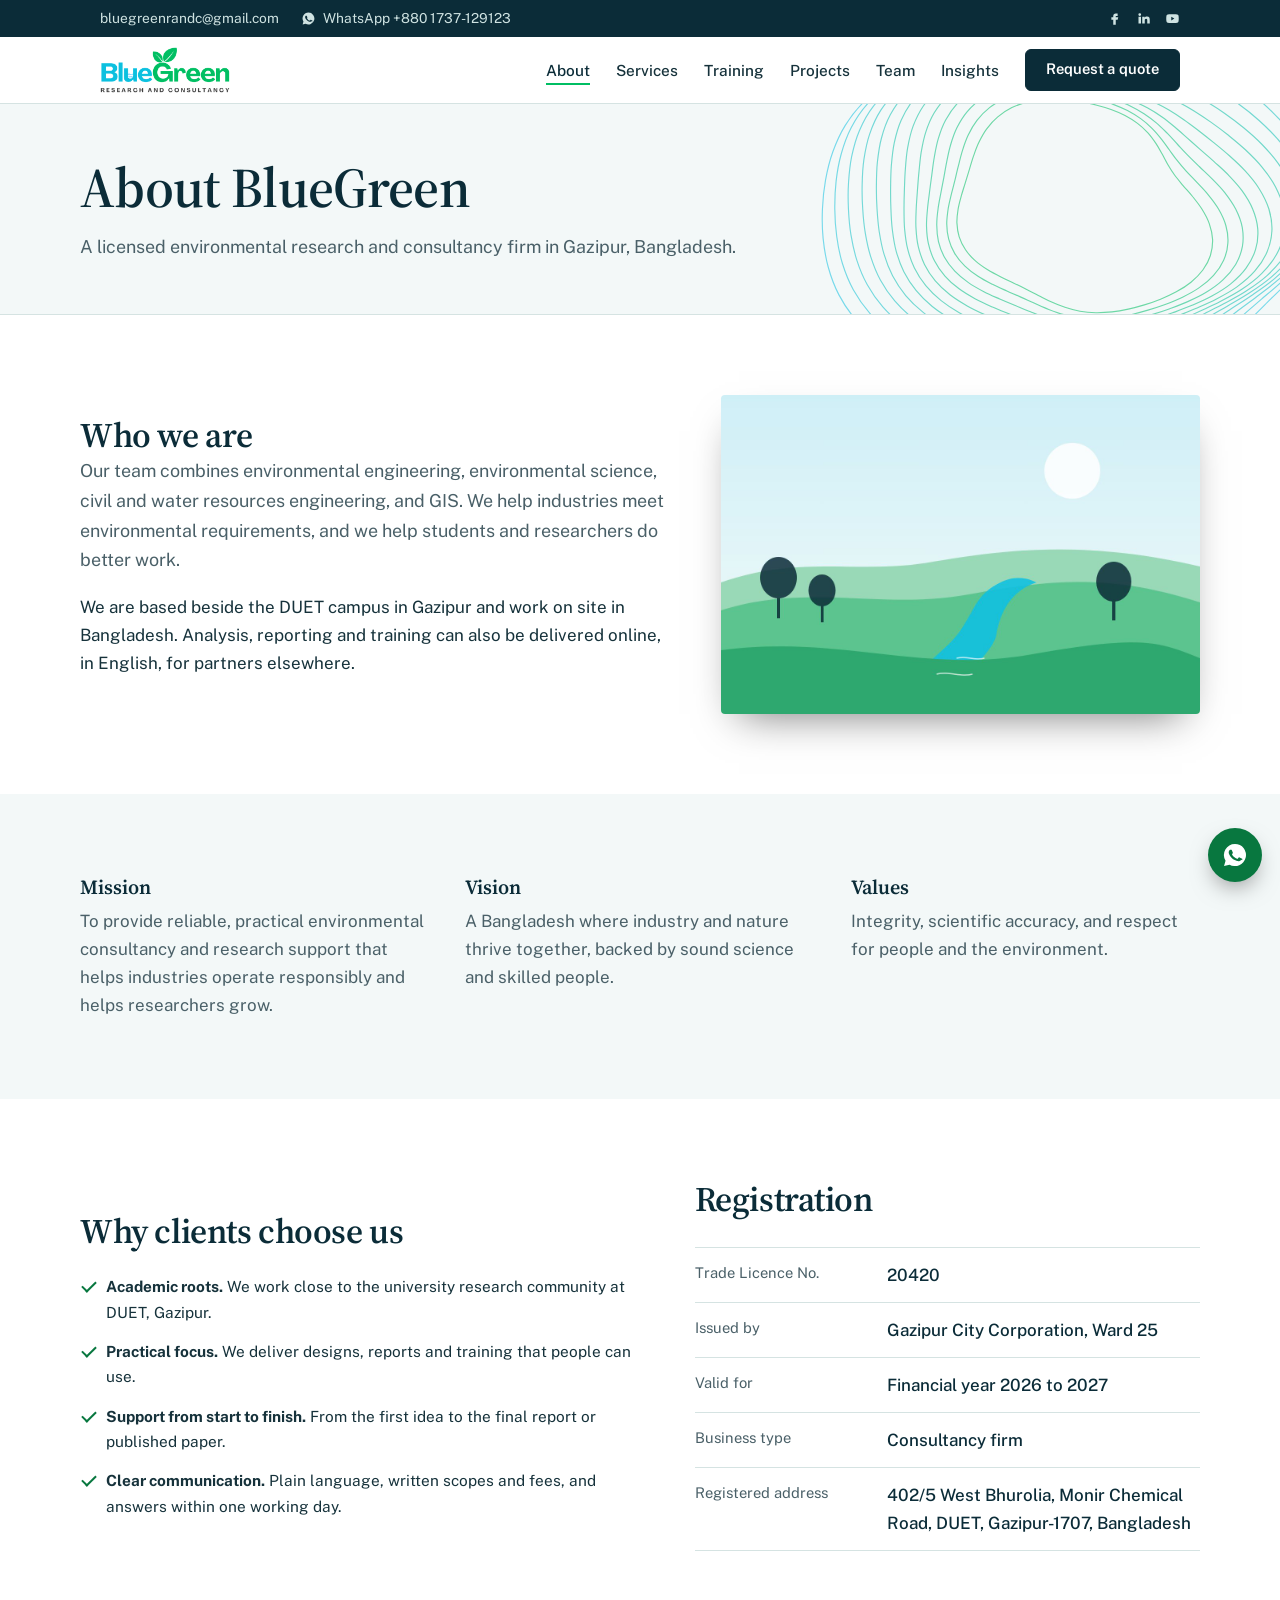
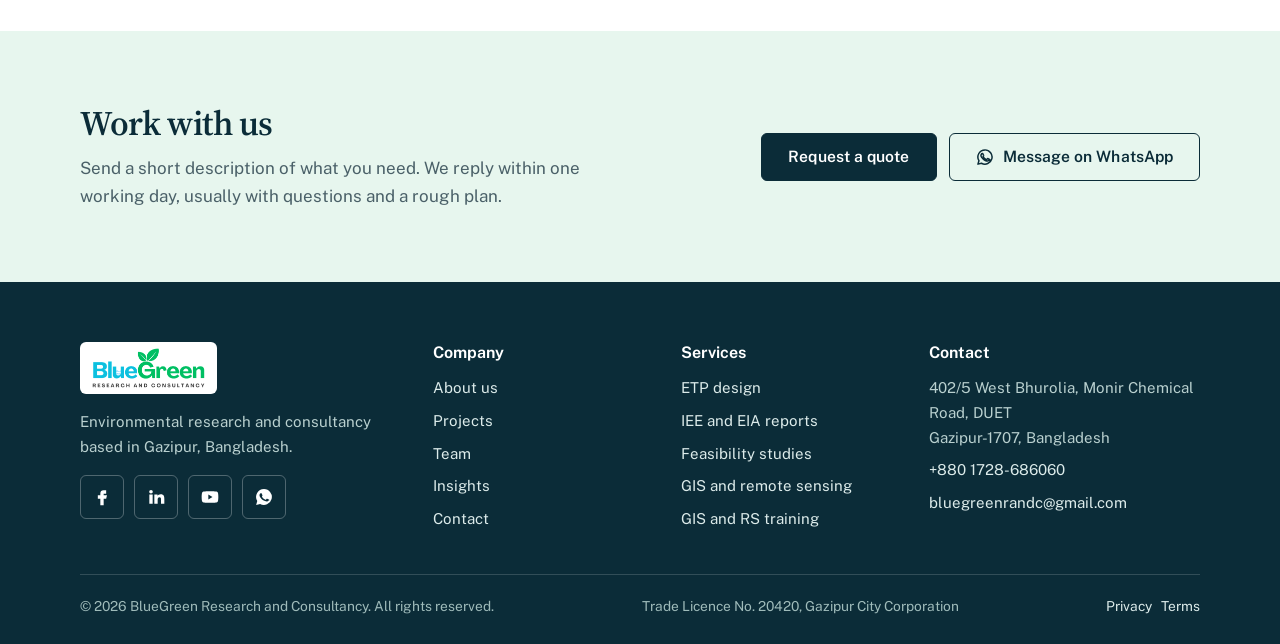
<file: about.html>
<!DOCTYPE html>
<html lang="en"><head><meta charset="utf-8">
<meta name="viewport" content="width=device-width, initial-scale=1">
<title>About | BlueGreen Research and Consultancy</title>
<meta name="description" content="BlueGreen Research and Consultancy is a licensed environmental research and consultancy firm in Gazipur, Bangladesh. Mission, vision, values and registration details.">
<meta name="theme-color" content="#0b2c38">
<meta property="og:type" content="website"><meta property="og:site_name" content="BlueGreen Research and Consultancy">
<meta property="og:title" content="About | BlueGreen Research and Consultancy"><meta property="og:description" content="BlueGreen Research and Consultancy is a licensed environmental research and consultancy firm in Gazipur, Bangladesh. Mission, vision, values and registration details.">

<link rel="icon" href="favicon.png" sizes="48x48"><link rel="icon" href="favicon-192.png" sizes="192x192" type="image/png"><link rel="apple-touch-icon" href="apple-touch-icon.png">
<link rel="preconnect" href="https://fonts.googleapis.com"><link rel="preconnect" href="https://fonts.gstatic.com" crossorigin>
<link href="https://fonts.googleapis.com/css2?family=Public+Sans:wght@400;500;600;700&family=Source+Serif+4:opsz,wght@8..60,500;8..60,600&display=swap" rel="stylesheet">
<link rel="stylesheet" href="style.css">
<script>document.documentElement.className+=" js"</script>
</head><body>
<a class="skip" href="#main">Skip to content</a>
<div class="topbar"><div class="wrap topbar-in">
<div class="tb-left"><a href="mailto:bluegreenrandc@gmail.com">bluegreenrandc@gmail.com</a><a href="https://wa.me/8801737129123?text=Hello%20BlueGreen%2C%20I%20would%20like%20to%20discuss%20a%20project." rel="noopener"><svg viewBox="0 0 24 24" aria-hidden="true"><path d="M12 2.5a9.5 9.5 0 0 0-8.1 14.4L2.6 21.5l4.7-1.2A9.5 9.5 0 1 0 12 2.5zm5.3 13.6c-.2.6-1.300 1.200-1.800 1.200-.5.100-1 .2-3.200-.7-2.700-1.100-4.400-3.800-4.600-4-.1-.2-1.100-1.400-1.100-2.700s.7-1.900.9-2.200c.2-.3.500-.3.700-.3h.5c.2 0 .4 0 .6.500l.8 1.900c.1.200.1.400 0 .6l-.4.600c-.2.200-.3.400-.1.700.2.300.8 1.300 1.700 2.100 1.100 1 2.100 1.300 2.400 1.500.3.100.5.100.6-.1l.9-1c.2-.3.400-.2.700-.1l1.800.9c.3.100.5.200.5.300.1.200.1.800-.1 1.300z"/></svg>WhatsApp +880 1737-129123</a></div>
<div class="tb-right"><a href="https://www.facebook.com/bluegreenrand" rel="noopener" aria-label="Facebook"><svg viewBox="0 0 24 24" aria-hidden="true"><path d="M14 8h3V4h-3a4 4 0 0 0-4 4v2H7v4h3v8h4v-8h3l1-4h-4V8z"/></svg></a><a href="https://www.linkedin.com/company/bluegreen-research-and-consuntancy/" rel="noopener" aria-label="LinkedIn"><svg viewBox="0 0 24 24" aria-hidden="true"><path d="M4 9h4v11H4zM6 3.5a2.2 2.2 0 1 1 0 4.4 2.2 2.2 0 0 1 0-4.4zM10 9h3.8v1.6c.6-1 1.9-1.9 3.8-1.9 4 0 4.4 2.6 4.4 6V20h-4v-4.8c0-1.3 0-2.9-1.8-2.9s-2.2 1.4-2.2 2.8V20h-4z"/></svg></a><a href="https://www.youtube.com/@BlueGreenResearchandConsultanc" rel="noopener" aria-label="YouTube"><svg viewBox="0 0 24 24" aria-hidden="true"><path d="M21.6 7.2a2.5 2.5 0 0 0-1.8-1.8C18.2 5 12 5 12 5s-6.2 0-7.8.4A2.5 2.5 0 0 0 2.4 7.2C2 8.8 2 12 2 12s0 3.2.4 4.8a2.5 2.5 0 0 0 1.8 1.8C5.8 19 12 19 12 19s6.2 0 7.8-.4a2.5 2.5 0 0 0 1.8-1.8c.4-1.6.4-4.8.4-4.8s0-3.2-.4-4.8zM10 15V9l5 3z"/></svg></a></div>
</div></div>
<header class="site-header"><nav class="wrap nav" aria-label="Main">
<a class="brand" href="index.html"><img src="logo.png" width="130" height="46" alt="BlueGreen Research and Consultancy - home"></a>
<button class="nav-toggle" type="button" aria-expanded="false" aria-controls="menu"><span></span><span></span><span></span><span class="sr">Menu</span></button>
<ul id="menu" class="menu"><li><a href="about.html" aria-current="page">About</a></li><li><a href="services.html">Services</a></li><li><a href="training.html">Training</a></li><li><a href="projects.html">Projects</a></li><li><a href="team.html">Team</a></li><li><a href="insights.html">Insights</a></li><li><a class="btn btn-sm" href="contact.html">Request a quote</a></li></ul>
</nav></header>
<main id="main">
<div class="page-head"><div class="wrap"><h1>About BlueGreen</h1><p class="lead">A licensed environmental research and consultancy firm in Gazipur, Bangladesh.</p></div></div>

<section><div class="wrap split" style="grid-template-columns:1.1fr .9fr">
<div><h2>Who we are</h2>
<p class="lead">Our team combines environmental engineering, environmental science, civil and water resources engineering, and GIS. We help industries meet environmental requirements, and we help students and researchers do better work.</p>
<p>We are based beside the DUET campus in Gazipur and work on site in Bangladesh. Analysis, reporting and training can also be delivered online, in English, for partners elsewhere.</p></div>
<figure class="photo"><img src="images/photo-river.jpg" width="1200" height="800" loading="lazy" alt=""></figure>
</div></section>

<section class="mist"><div class="wrap">
<div class="three">
<div><h3>Mission</h3><p>To provide reliable, practical environmental consultancy and research support that helps industries operate responsibly and helps researchers grow.</p></div>
<div><h3>Vision</h3><p>A Bangladesh where industry and nature thrive together, backed by sound science and skilled people.</p></div>
<div><h3>Values</h3><p>Integrity, scientific accuracy, and respect for people and the environment.</p></div>
</div></div></section>

<section><div class="wrap split">
<div><h2>Why clients choose us</h2>
<ul class="ticks" style="margin-top:22px;gap:14px">
<li><b>Academic roots.</b> We work close to the university research community at DUET, Gazipur.</li>
<li><b>Practical focus.</b> We deliver designs, reports and training that people can use.</li>
<li><b>Support from start to finish.</b> From the first idea to the final report or published paper.</li>
<li><b>Clear communication.</b> Plain language, written scopes and fees, and answers within one working day.</li>
</ul></div>
<div><h2>Registration</h2>
<dl class="ledger light">
<div><dt>Trade Licence No.</dt><dd>20420</dd></div>
<div><dt>Issued by</dt><dd>Gazipur City Corporation, Ward 25</dd></div>
<div><dt>Valid for</dt><dd>Financial year 2026 to 2027</dd></div>
<div><dt>Business type</dt><dd>Consultancy firm</dd></div>
<div><dt>Registered address</dt><dd>402/5 West Bhurolia, Monir Chemical Road, DUET, Gazipur-1707, Bangladesh</dd></div>
</dl></div>
</div></section>
<section class="cta"><div class="wrap cta-in"><div><h2>Work with us</h2><p>Send a short description of what you need. We reply within one working day, usually with questions and a rough plan.</p></div>
<div class="btn-row"><a class="btn" href="contact.html">Request a quote</a><a class="btn btn-line" href="https://wa.me/8801737129123?text=Hello%20BlueGreen%2C%20I%20would%20like%20to%20discuss%20a%20project." rel="noopener"><svg viewBox="0 0 24 24" aria-hidden="true"><path d="M12 2.5a9.5 9.5 0 0 0-8.1 14.4L2.6 21.5l4.7-1.2A9.5 9.5 0 1 0 12 2.5zm5.3 13.6c-.2.6-1.300 1.200-1.800 1.200-.5.100-1 .2-3.200-.7-2.700-1.100-4.400-3.800-4.600-4-.1-.2-1.100-1.400-1.100-2.700s.7-1.900.9-2.200c.2-.3.500-.3.700-.3h.5c.2 0 .4 0 .6.500l.8 1.900c.1.200.1.400 0 .6l-.4.600c-.2.200-.3.400-.1.700.2.300.8 1.300 1.700 2.100 1.100 1 2.100 1.300 2.400 1.500.3.100.5.100.6-.1l.9-1c.2-.3.400-.2.700-.1l1.800.9c.3.100.5.200.5.300.1.200.1.800-.1 1.300z"/></svg>Message on WhatsApp</a></div></div></section>
</main>
<footer><div class="wrap">
<div class="foot-grid">
<div><a class="brand-box" href="index.html"><img src="logo.png" width="113" height="40" alt="BlueGreen Research and Consultancy"></a>
<p>Environmental research and consultancy based in Gazipur, Bangladesh.</p>
<div class="socials"><a href="https://www.facebook.com/bluegreenrand" rel="noopener" aria-label="Facebook"><svg viewBox="0 0 24 24" aria-hidden="true"><path d="M14 8h3V4h-3a4 4 0 0 0-4 4v2H7v4h3v8h4v-8h3l1-4h-4V8z"/></svg></a><a href="https://www.linkedin.com/company/bluegreen-research-and-consuntancy/" rel="noopener" aria-label="LinkedIn"><svg viewBox="0 0 24 24" aria-hidden="true"><path d="M4 9h4v11H4zM6 3.5a2.2 2.2 0 1 1 0 4.4 2.2 2.2 0 0 1 0-4.4zM10 9h3.8v1.6c.6-1 1.9-1.9 3.8-1.9 4 0 4.4 2.6 4.4 6V20h-4v-4.8c0-1.3 0-2.9-1.8-2.9s-2.2 1.4-2.2 2.8V20h-4z"/></svg></a><a href="https://www.youtube.com/@BlueGreenResearchandConsultanc" rel="noopener" aria-label="YouTube"><svg viewBox="0 0 24 24" aria-hidden="true"><path d="M21.6 7.2a2.5 2.5 0 0 0-1.8-1.8C18.2 5 12 5 12 5s-6.2 0-7.8.4A2.5 2.5 0 0 0 2.4 7.2C2 8.8 2 12 2 12s0 3.2.4 4.8a2.5 2.5 0 0 0 1.8 1.8C5.8 19 12 19 12 19s6.2 0 7.8-.4a2.5 2.5 0 0 0 1.8-1.8c.4-1.6.4-4.8.4-4.8s0-3.2-.4-4.8zM10 15V9l5 3z"/></svg></a><a href="https://wa.me/8801737129123?text=Hello%20BlueGreen%2C%20I%20would%20like%20to%20discuss%20a%20project." rel="noopener" aria-label="WhatsApp"><svg viewBox="0 0 24 24" aria-hidden="true"><path d="M12 2.5a9.5 9.5 0 0 0-8.1 14.4L2.6 21.5l4.7-1.2A9.5 9.5 0 1 0 12 2.5zm5.3 13.6c-.2.6-1.300 1.200-1.800 1.200-.5.100-1 .2-3.200-.7-2.700-1.100-4.400-3.800-4.600-4-.1-.2-1.100-1.400-1.100-2.700s.7-1.900.9-2.200c.2-.3.500-.3.700-.3h.5c.2 0 .4 0 .6.500l.8 1.900c.1.200.1.400 0 .6l-.4.600c-.2.200-.3.400-.1.700.2.300.8 1.300 1.700 2.100 1.100 1 2.100 1.300 2.400 1.500.3.100.5.100.6-.1l.9-1c.2-.3.400-.2.700-.1l1.800.9c.3.100.5.200.5.300.1.200.1.800-.1 1.300z"/></svg></a></div></div>
<div><h3>Company</h3><ul><li><a href="about.html">About us</a></li><li><a href="projects.html">Projects</a></li><li><a href="team.html">Team</a></li><li><a href="insights.html">Insights</a></li><li><a href="contact.html">Contact</a></li></ul></div>
<div><h3>Services</h3><ul><li><a href="services.html#etp">ETP design</a></li><li><a href="services.html#iee-eia">IEE and EIA reports</a></li><li><a href="services.html#feasibility">Feasibility studies</a></li><li><a href="services.html#gis">GIS and remote sensing</a></li><li><a href="training.html">GIS and RS training</a></li></ul></div>
<div><h3>Contact</h3><ul><li>402/5 West Bhurolia, Monir Chemical Road, DUET<br>Gazipur-1707, Bangladesh</li><li><a href="tel:+8801728686060">+880 1728-686060</a></li><li><a href="mailto:bluegreenrandc@gmail.com">bluegreenrandc@gmail.com</a></li></ul></div>
</div>
<div class="foot-base"><span>&copy; <span id="year">2026</span> BlueGreen Research and Consultancy. All rights reserved.</span>
<span>Trade Licence No. 20420, Gazipur City Corporation</span>
<span><a href="privacy.html">Privacy</a> &nbsp; <a href="terms.html">Terms</a></span></div>
</div></footer>
<a class="wa" href="https://wa.me/8801737129123?text=Hello%20BlueGreen%2C%20I%20would%20like%20to%20discuss%20a%20project." rel="noopener" aria-label="Chat with us on WhatsApp"><svg viewBox="0 0 24 24" aria-hidden="true"><path d="M12 2.5a9.5 9.5 0 0 0-8.1 14.4L2.6 21.5l4.7-1.2A9.5 9.5 0 1 0 12 2.5zm5.3 13.6c-.2.6-1.300 1.200-1.800 1.200-.5.100-1 .2-3.200-.7-2.700-1.100-4.400-3.800-4.600-4-.1-.2-1.100-1.400-1.100-2.700s.7-1.900.9-2.200c.2-.3.500-.3.700-.3h.5c.2 0 .4 0 .6.500l.8 1.900c.1.200.1.400 0 .6l-.4.600c-.2.200-.3.400-.1.700.2.300.8 1.300 1.700 2.100 1.100 1 2.100 1.300 2.400 1.500.3.100.5.100.6-.1l.9-1c.2-.3.400-.2.700-.1l1.800.9c.3.100.5.200.5.300.1.200.1.800-.1 1.300z"/></svg></a>
<script src="script.js"></script>
</body></html>
</file>
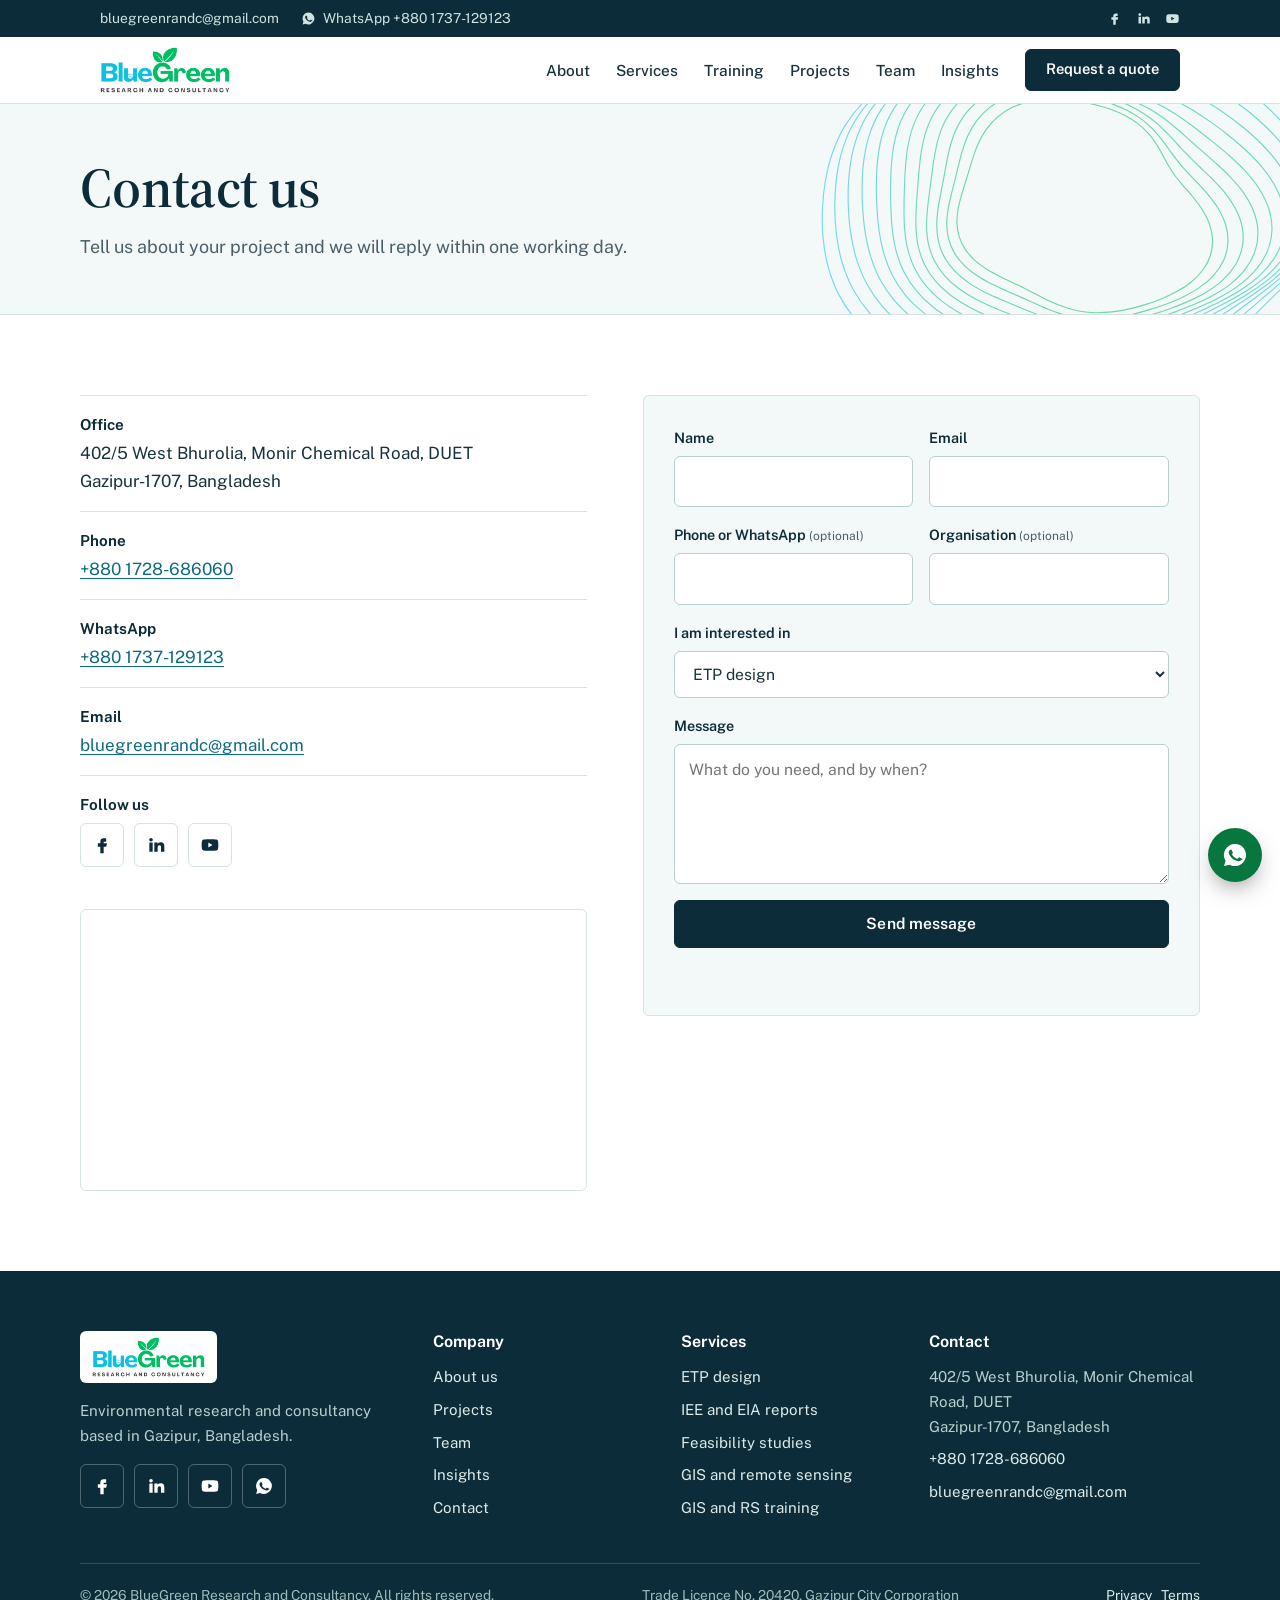
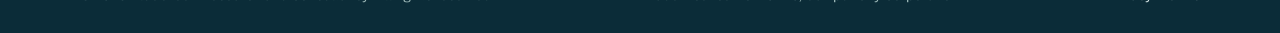
<file: contact.html>
<!DOCTYPE html>
<html lang="en"><head><meta charset="utf-8">
<meta name="viewport" content="width=device-width, initial-scale=1">
<title>Contact | BlueGreen Research and Consultancy</title>
<meta name="description" content="Contact BlueGreen Research and Consultancy in Gazipur, Bangladesh. Request a quote, ask about training, or message us on WhatsApp.">
<meta name="theme-color" content="#0b2c38">
<meta property="og:type" content="website"><meta property="og:site_name" content="BlueGreen Research and Consultancy">
<meta property="og:title" content="Contact | BlueGreen Research and Consultancy"><meta property="og:description" content="Contact BlueGreen Research and Consultancy in Gazipur, Bangladesh. Request a quote, ask about training, or message us on WhatsApp.">

<link rel="icon" href="favicon.png" sizes="48x48"><link rel="icon" href="favicon-192.png" sizes="192x192" type="image/png"><link rel="apple-touch-icon" href="apple-touch-icon.png">
<link rel="preconnect" href="https://fonts.googleapis.com"><link rel="preconnect" href="https://fonts.gstatic.com" crossorigin>
<link href="https://fonts.googleapis.com/css2?family=Public+Sans:wght@400;500;600;700&family=Source+Serif+4:opsz,wght@8..60,500;8..60,600&display=swap" rel="stylesheet">
<link rel="stylesheet" href="style.css">
<script>document.documentElement.className+=" js"</script>
</head><body>
<a class="skip" href="#main">Skip to content</a>
<div class="topbar"><div class="wrap topbar-in">
<div class="tb-left"><a href="mailto:bluegreenrandc@gmail.com">bluegreenrandc@gmail.com</a><a href="https://wa.me/8801737129123?text=Hello%20BlueGreen%2C%20I%20would%20like%20to%20discuss%20a%20project." rel="noopener"><svg viewBox="0 0 24 24" aria-hidden="true"><path d="M12 2.5a9.5 9.5 0 0 0-8.1 14.4L2.6 21.5l4.7-1.2A9.5 9.5 0 1 0 12 2.5zm5.3 13.6c-.2.6-1.300 1.200-1.800 1.200-.5.100-1 .2-3.200-.7-2.700-1.100-4.400-3.800-4.600-4-.1-.2-1.100-1.400-1.100-2.700s.7-1.900.9-2.200c.2-.3.500-.3.700-.3h.5c.2 0 .4 0 .6.500l.8 1.900c.1.200.1.400 0 .6l-.4.600c-.2.200-.3.400-.1.700.2.300.8 1.300 1.700 2.100 1.100 1 2.100 1.300 2.400 1.500.3.100.5.100.6-.1l.9-1c.2-.3.400-.2.700-.1l1.800.9c.3.100.5.200.5.300.1.200.1.800-.1 1.300z"/></svg>WhatsApp +880 1737-129123</a></div>
<div class="tb-right"><a href="https://www.facebook.com/bluegreenrand" rel="noopener" aria-label="Facebook"><svg viewBox="0 0 24 24" aria-hidden="true"><path d="M14 8h3V4h-3a4 4 0 0 0-4 4v2H7v4h3v8h4v-8h3l1-4h-4V8z"/></svg></a><a href="https://www.linkedin.com/company/bluegreen-research-and-consuntancy/" rel="noopener" aria-label="LinkedIn"><svg viewBox="0 0 24 24" aria-hidden="true"><path d="M4 9h4v11H4zM6 3.5a2.2 2.2 0 1 1 0 4.4 2.2 2.2 0 0 1 0-4.4zM10 9h3.8v1.6c.6-1 1.9-1.9 3.8-1.9 4 0 4.4 2.6 4.4 6V20h-4v-4.8c0-1.3 0-2.9-1.8-2.9s-2.2 1.4-2.2 2.8V20h-4z"/></svg></a><a href="https://www.youtube.com/@BlueGreenResearchandConsultanc" rel="noopener" aria-label="YouTube"><svg viewBox="0 0 24 24" aria-hidden="true"><path d="M21.6 7.2a2.5 2.5 0 0 0-1.8-1.8C18.2 5 12 5 12 5s-6.2 0-7.8.4A2.5 2.5 0 0 0 2.4 7.2C2 8.8 2 12 2 12s0 3.2.4 4.8a2.5 2.5 0 0 0 1.8 1.8C5.8 19 12 19 12 19s6.2 0 7.8-.4a2.5 2.5 0 0 0 1.8-1.8c.4-1.6.4-4.8.4-4.8s0-3.2-.4-4.8zM10 15V9l5 3z"/></svg></a></div>
</div></div>
<header class="site-header"><nav class="wrap nav" aria-label="Main">
<a class="brand" href="index.html"><img src="logo.png" width="130" height="46" alt="BlueGreen Research and Consultancy - home"></a>
<button class="nav-toggle" type="button" aria-expanded="false" aria-controls="menu"><span></span><span></span><span></span><span class="sr">Menu</span></button>
<ul id="menu" class="menu"><li><a href="about.html">About</a></li><li><a href="services.html">Services</a></li><li><a href="training.html">Training</a></li><li><a href="projects.html">Projects</a></li><li><a href="team.html">Team</a></li><li><a href="insights.html">Insights</a></li><li><a class="btn btn-sm" href="contact.html" aria-current="page">Request a quote</a></li></ul>
</nav></header>
<main id="main">
<div class="page-head"><div class="wrap"><h1>Contact us</h1><p class="lead">Tell us about your project and we will reply within one working day.</p></div></div>

<section><div class="wrap contact">
<div>
<div class="item"><b>Office</b><address>402/5 West Bhurolia, Monir Chemical Road, DUET<br>Gazipur-1707, Bangladesh</address></div>
<div class="item"><b>Phone</b><a href="tel:+8801728686060">+880 1728-686060</a></div>
<div class="item"><b>WhatsApp</b><a href="https://wa.me/8801737129123?text=Hello%20BlueGreen%2C%20I%20would%20like%20to%20discuss%20a%20project." rel="noopener">+880 1737-129123</a></div>
<div class="item"><b>Email</b><a href="mailto:bluegreenrandc@gmail.com">bluegreenrandc@gmail.com</a></div>
<div class="item"><b>Follow us</b><div class="socials"><a href="https://www.facebook.com/bluegreenrand" rel="noopener" aria-label="Facebook"><svg viewBox="0 0 24 24" aria-hidden="true"><path d="M14 8h3V4h-3a4 4 0 0 0-4 4v2H7v4h3v8h4v-8h3l1-4h-4V8z"/></svg></a><a href="https://www.linkedin.com/company/bluegreen-research-and-consuntancy/" rel="noopener" aria-label="LinkedIn"><svg viewBox="0 0 24 24" aria-hidden="true"><path d="M4 9h4v11H4zM6 3.5a2.2 2.2 0 1 1 0 4.4 2.2 2.2 0 0 1 0-4.4zM10 9h3.8v1.6c.6-1 1.9-1.9 3.8-1.9 4 0 4.4 2.6 4.4 6V20h-4v-4.8c0-1.3 0-2.9-1.8-2.9s-2.2 1.4-2.2 2.8V20h-4z"/></svg></a><a href="https://www.youtube.com/@BlueGreenResearchandConsultanc" rel="noopener" aria-label="YouTube"><svg viewBox="0 0 24 24" aria-hidden="true"><path d="M21.6 7.2a2.5 2.5 0 0 0-1.8-1.8C18.2 5 12 5 12 5s-6.2 0-7.8.4A2.5 2.5 0 0 0 2.4 7.2C2 8.8 2 12 2 12s0 3.2.4 4.8a2.5 2.5 0 0 0 1.8 1.8C5.8 19 12 19 12 19s6.2 0 7.8-.4a2.5 2.5 0 0 0 1.8-1.8c.4-1.6.4-4.8.4-4.8s0-3.2-.4-4.8zM10 15V9l5 3z"/></svg></a></div></div>
<div class="map"><iframe title="Map showing the BlueGreen office near DUET, Gazipur" loading="lazy" referrerpolicy="no-referrer-when-downgrade" src="https://maps.google.com/maps?q=DUET%20Gazipur&amp;output=embed"></iframe></div>
</div>
<form id="contact-form" data-key="YOUR_WEB3FORMS_ACCESS_KEY" data-email="bluegreenrandc@gmail.com">
<div class="two"><div class="field"><label for="n">Name</label><input id="n" name="name" autocomplete="name" required></div>
<div class="field"><label for="e">Email</label><input id="e" name="email" type="email" autocomplete="email" required></div></div>
<div class="two"><div class="field"><label for="p">Phone or WhatsApp <small>(optional)</small></label><input id="p" name="phone" type="tel" autocomplete="tel"></div>
<div class="field"><label for="o">Organisation <small>(optional)</small></label><input id="o" name="organisation" autocomplete="organization"></div></div>
<div class="field"><label for="i">I am interested in</label><select id="i" name="interest"><option data-key="etp">ETP design</option><option data-key="iee">IEE or EIA report</option><option data-key="feasibility">Feasibility study</option><option data-key="gis">GIS and remote sensing work</option><option data-key="training">GIS and RS training</option><option data-key="hydrology">Hydrological modelling</option><option data-key="thesis">Thesis or publication support</option><option data-key="other">Something else</option></select></div>
<div class="field"><label for="m">Message</label><textarea id="m" name="message" required placeholder="What do you need, and by when?"></textarea></div>
<input class="hp" type="checkbox" name="botcheck" tabindex="-1" autocomplete="off" aria-hidden="true">
<button class="btn" type="submit">Send message</button>
<p class="form-status" id="form-status" role="status" aria-live="polite"></p>
</form>
</div></section>
</main>
<footer><div class="wrap">
<div class="foot-grid">
<div><a class="brand-box" href="index.html"><img src="logo.png" width="113" height="40" alt="BlueGreen Research and Consultancy"></a>
<p>Environmental research and consultancy based in Gazipur, Bangladesh.</p>
<div class="socials"><a href="https://www.facebook.com/bluegreenrand" rel="noopener" aria-label="Facebook"><svg viewBox="0 0 24 24" aria-hidden="true"><path d="M14 8h3V4h-3a4 4 0 0 0-4 4v2H7v4h3v8h4v-8h3l1-4h-4V8z"/></svg></a><a href="https://www.linkedin.com/company/bluegreen-research-and-consuntancy/" rel="noopener" aria-label="LinkedIn"><svg viewBox="0 0 24 24" aria-hidden="true"><path d="M4 9h4v11H4zM6 3.5a2.2 2.2 0 1 1 0 4.4 2.2 2.2 0 0 1 0-4.4zM10 9h3.8v1.6c.6-1 1.9-1.9 3.8-1.9 4 0 4.4 2.6 4.4 6V20h-4v-4.8c0-1.3 0-2.9-1.8-2.9s-2.2 1.4-2.2 2.8V20h-4z"/></svg></a><a href="https://www.youtube.com/@BlueGreenResearchandConsultanc" rel="noopener" aria-label="YouTube"><svg viewBox="0 0 24 24" aria-hidden="true"><path d="M21.6 7.2a2.5 2.5 0 0 0-1.8-1.8C18.2 5 12 5 12 5s-6.2 0-7.8.4A2.5 2.5 0 0 0 2.4 7.2C2 8.8 2 12 2 12s0 3.2.4 4.8a2.5 2.5 0 0 0 1.8 1.8C5.8 19 12 19 12 19s6.2 0 7.8-.4a2.5 2.5 0 0 0 1.8-1.8c.4-1.6.4-4.8.4-4.8s0-3.2-.4-4.8zM10 15V9l5 3z"/></svg></a><a href="https://wa.me/8801737129123?text=Hello%20BlueGreen%2C%20I%20would%20like%20to%20discuss%20a%20project." rel="noopener" aria-label="WhatsApp"><svg viewBox="0 0 24 24" aria-hidden="true"><path d="M12 2.5a9.5 9.5 0 0 0-8.1 14.4L2.6 21.5l4.7-1.2A9.5 9.5 0 1 0 12 2.5zm5.3 13.6c-.2.6-1.300 1.200-1.800 1.200-.5.100-1 .2-3.200-.7-2.700-1.100-4.400-3.800-4.600-4-.1-.2-1.100-1.400-1.100-2.700s.7-1.900.9-2.200c.2-.3.500-.3.700-.3h.5c.2 0 .4 0 .6.500l.8 1.900c.1.200.1.400 0 .6l-.4.600c-.2.200-.3.400-.1.700.2.300.8 1.300 1.700 2.100 1.100 1 2.100 1.300 2.400 1.500.3.100.5.100.6-.1l.9-1c.2-.3.400-.2.700-.1l1.800.9c.3.100.5.200.5.300.1.200.1.800-.1 1.300z"/></svg></a></div></div>
<div><h3>Company</h3><ul><li><a href="about.html">About us</a></li><li><a href="projects.html">Projects</a></li><li><a href="team.html">Team</a></li><li><a href="insights.html">Insights</a></li><li><a href="contact.html">Contact</a></li></ul></div>
<div><h3>Services</h3><ul><li><a href="services.html#etp">ETP design</a></li><li><a href="services.html#iee-eia">IEE and EIA reports</a></li><li><a href="services.html#feasibility">Feasibility studies</a></li><li><a href="services.html#gis">GIS and remote sensing</a></li><li><a href="training.html">GIS and RS training</a></li></ul></div>
<div><h3>Contact</h3><ul><li>402/5 West Bhurolia, Monir Chemical Road, DUET<br>Gazipur-1707, Bangladesh</li><li><a href="tel:+8801728686060">+880 1728-686060</a></li><li><a href="mailto:bluegreenrandc@gmail.com">bluegreenrandc@gmail.com</a></li></ul></div>
</div>
<div class="foot-base"><span>&copy; <span id="year">2026</span> BlueGreen Research and Consultancy. All rights reserved.</span>
<span>Trade Licence No. 20420, Gazipur City Corporation</span>
<span><a href="privacy.html">Privacy</a> &nbsp; <a href="terms.html">Terms</a></span></div>
</div></footer>
<a class="wa" href="https://wa.me/8801737129123?text=Hello%20BlueGreen%2C%20I%20would%20like%20to%20discuss%20a%20project." rel="noopener" aria-label="Chat with us on WhatsApp"><svg viewBox="0 0 24 24" aria-hidden="true"><path d="M12 2.5a9.5 9.5 0 0 0-8.1 14.4L2.6 21.5l4.7-1.2A9.5 9.5 0 1 0 12 2.5zm5.3 13.6c-.2.6-1.300 1.200-1.800 1.200-.5.100-1 .2-3.200-.7-2.700-1.100-4.400-3.800-4.600-4-.1-.2-1.100-1.400-1.100-2.700s.7-1.900.9-2.200c.2-.3.500-.3.700-.3h.5c.2 0 .4 0 .6.500l.8 1.900c.1.200.1.400 0 .6l-.4.600c-.2.200-.3.400-.1.700.2.300.8 1.300 1.700 2.100 1.100 1 2.100 1.300 2.400 1.500.3.100.5.100.6-.1l.9-1c.2-.3.400-.2.700-.1l1.800.9c.3.100.5.200.5.300.1.200.1.800-.1 1.300z"/></svg></a>
<script src="script.js"></script>
</body></html>
</file>
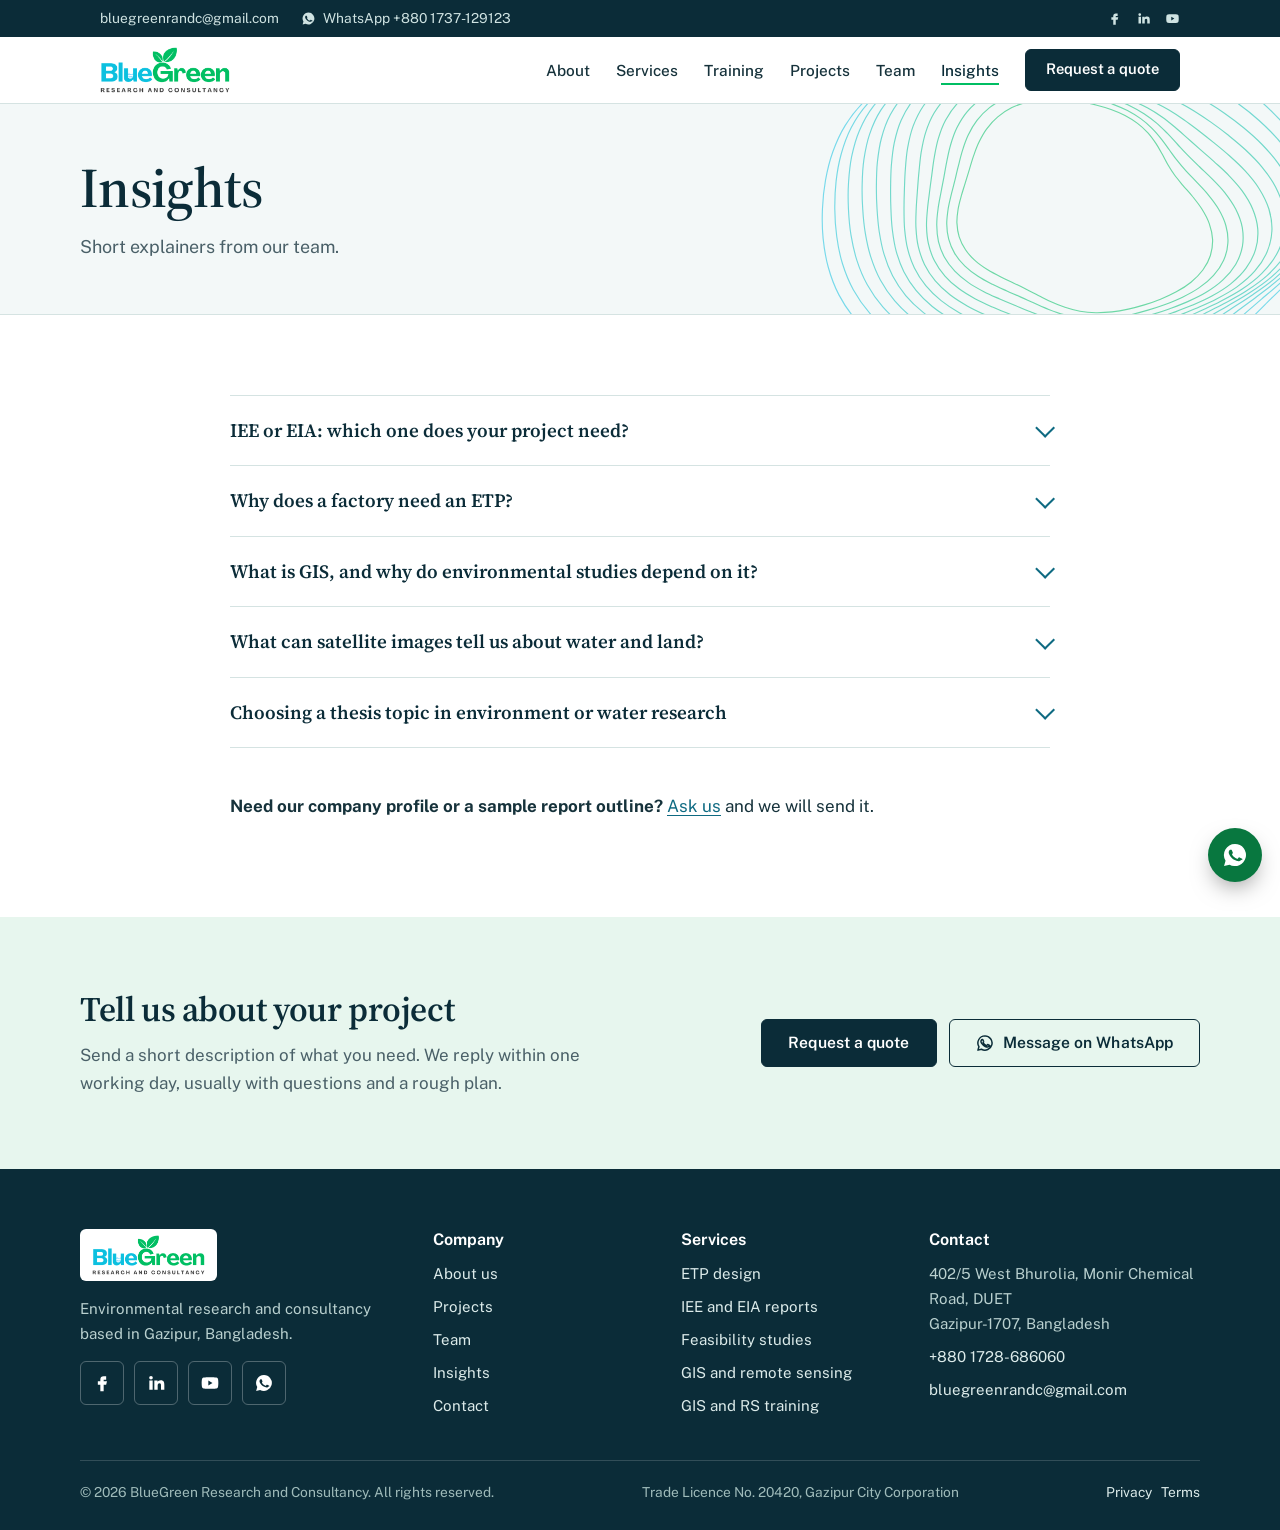
<file: insights.html>
<!DOCTYPE html>
<html lang="en"><head><meta charset="utf-8">
<meta name="viewport" content="width=device-width, initial-scale=1">
<title>Insights | BlueGreen Research and Consultancy</title>
<meta name="description" content="Short explainers from BlueGreen on IEE and EIA, effluent treatment plants, GIS, remote sensing and thesis research.">
<meta name="theme-color" content="#0b2c38">
<meta property="og:type" content="website"><meta property="og:site_name" content="BlueGreen Research and Consultancy">
<meta property="og:title" content="Insights | BlueGreen Research and Consultancy"><meta property="og:description" content="Short explainers from BlueGreen on IEE and EIA, effluent treatment plants, GIS, remote sensing and thesis research.">

<link rel="icon" href="favicon.png" sizes="48x48"><link rel="icon" href="favicon-192.png" sizes="192x192" type="image/png"><link rel="apple-touch-icon" href="apple-touch-icon.png">
<link rel="preconnect" href="https://fonts.googleapis.com"><link rel="preconnect" href="https://fonts.gstatic.com" crossorigin>
<link href="https://fonts.googleapis.com/css2?family=Public+Sans:wght@400;500;600;700&family=Source+Serif+4:opsz,wght@8..60,500;8..60,600&display=swap" rel="stylesheet">
<link rel="stylesheet" href="style.css">
<script>document.documentElement.className+=" js"</script>
</head><body>
<a class="skip" href="#main">Skip to content</a>
<div class="topbar"><div class="wrap topbar-in">
<div class="tb-left"><a href="mailto:bluegreenrandc@gmail.com">bluegreenrandc@gmail.com</a><a href="https://wa.me/8801737129123?text=Hello%20BlueGreen%2C%20I%20would%20like%20to%20discuss%20a%20project." rel="noopener"><svg viewBox="0 0 24 24" aria-hidden="true"><path d="M12 2.5a9.5 9.5 0 0 0-8.1 14.4L2.6 21.5l4.7-1.2A9.5 9.5 0 1 0 12 2.5zm5.3 13.6c-.2.6-1.300 1.200-1.800 1.200-.5.100-1 .2-3.200-.7-2.700-1.100-4.400-3.800-4.600-4-.1-.2-1.100-1.400-1.100-2.700s.7-1.900.9-2.200c.2-.3.500-.3.700-.3h.5c.2 0 .4 0 .6.500l.8 1.900c.1.200.1.400 0 .6l-.4.600c-.2.200-.3.400-.1.700.2.300.8 1.300 1.700 2.100 1.100 1 2.100 1.300 2.400 1.500.3.100.5.100.6-.1l.9-1c.2-.3.400-.2.700-.1l1.800.9c.3.100.5.200.5.300.1.200.1.800-.1 1.300z"/></svg>WhatsApp +880 1737-129123</a></div>
<div class="tb-right"><a href="https://www.facebook.com/bluegreenrand" rel="noopener" aria-label="Facebook"><svg viewBox="0 0 24 24" aria-hidden="true"><path d="M14 8h3V4h-3a4 4 0 0 0-4 4v2H7v4h3v8h4v-8h3l1-4h-4V8z"/></svg></a><a href="https://www.linkedin.com/company/bluegreen-research-and-consuntancy/" rel="noopener" aria-label="LinkedIn"><svg viewBox="0 0 24 24" aria-hidden="true"><path d="M4 9h4v11H4zM6 3.5a2.2 2.2 0 1 1 0 4.4 2.2 2.2 0 0 1 0-4.4zM10 9h3.8v1.6c.6-1 1.9-1.9 3.8-1.9 4 0 4.4 2.6 4.4 6V20h-4v-4.8c0-1.3 0-2.9-1.8-2.9s-2.2 1.4-2.2 2.8V20h-4z"/></svg></a><a href="https://www.youtube.com/@BlueGreenResearchandConsultanc" rel="noopener" aria-label="YouTube"><svg viewBox="0 0 24 24" aria-hidden="true"><path d="M21.6 7.2a2.5 2.5 0 0 0-1.8-1.8C18.2 5 12 5 12 5s-6.2 0-7.8.4A2.5 2.5 0 0 0 2.4 7.2C2 8.8 2 12 2 12s0 3.2.4 4.8a2.5 2.5 0 0 0 1.8 1.8C5.8 19 12 19 12 19s6.2 0 7.8-.4a2.5 2.5 0 0 0 1.8-1.8c.4-1.6.4-4.8.4-4.8s0-3.2-.4-4.8zM10 15V9l5 3z"/></svg></a></div>
</div></div>
<header class="site-header"><nav class="wrap nav" aria-label="Main">
<a class="brand" href="index.html"><img src="logo.png" width="130" height="46" alt="BlueGreen Research and Consultancy - home"></a>
<button class="nav-toggle" type="button" aria-expanded="false" aria-controls="menu"><span></span><span></span><span></span><span class="sr">Menu</span></button>
<ul id="menu" class="menu"><li><a href="about.html">About</a></li><li><a href="services.html">Services</a></li><li><a href="training.html">Training</a></li><li><a href="projects.html">Projects</a></li><li><a href="team.html">Team</a></li><li><a href="insights.html" aria-current="page">Insights</a></li><li><a class="btn btn-sm" href="contact.html">Request a quote</a></li></ul>
</nav></header>
<main id="main">
<div class="page-head"><div class="wrap"><h1>Insights</h1><p class="lead">Short explainers from our team.</p></div></div>

<section><div class="wrap" style="max-width:820px"><details class="post" id="iee-eia"><summary>IEE or EIA: which one does your project need?</summary><div class="body"><p>An Initial Environmental Examination (IEE) is a shorter study for projects with a moderate impact. An Environmental Impact Assessment (EIA) is a deeper study for projects with a bigger impact.</p><p>Which one applies depends on the category the Department of Environment gives your project. If you are unsure, ask before you start: the category decides the scope, the cost and the time.</p></div></details><details class="post" id="etp"><summary>Why does a factory need an ETP?</summary><div class="body"><p>An effluent treatment plant cleans industrial wastewater before it is released. This protects rivers, soil and nearby communities, and it is required to get and keep environmental clearance.</p><p>A good ETP is designed for the wastewater your factory really produces, not for a generic figure. That is why we start with the characterisation of your effluent.</p></div></details><details class="post" id="gis"><summary>What is GIS, and why do environmental studies depend on it?</summary><div class="body"><p>GIS (geographic information systems) lets you put data on a map and analyse it by place. In environmental work it answers questions such as which areas flood, where land use is changing, or which site is suitable for a plant.</p><p>Because every result is tied to a location, a map also makes findings easier for a regulator, a donor or a community to check.</p></div></details><details class="post" id="remote-sensing"><summary>What can satellite images tell us about water and land?</summary><div class="body"><p>Satellites record the same place again and again. From those images we can map land cover, track changes in rivers and wetlands, and estimate vegetation condition and drought.</p><p>Remote sensing does not replace fieldwork. It tells you where to look, and fieldwork tells you what you are looking at.</p></div></details><details class="post" id="thesis"><summary>Choosing a thesis topic in environment or water research</summary><div class="body"><p>Start from data you can actually get. A topic is only as good as the data behind it, so check availability before you commit.</p><p>Keep the question narrow, pick methods you can explain, and agree the plan with your supervisor early. If you want a second opinion on a topic, our team is happy to talk.</p></div></details>
<p style="margin-top:44px"><b>Need our company profile or a sample report outline?</b> <a href="contact.html">Ask us</a> and we will send it.</p></div></section>
<section class="cta"><div class="wrap cta-in"><div><h2>Tell us about your project</h2><p>Send a short description of what you need. We reply within one working day, usually with questions and a rough plan.</p></div>
<div class="btn-row"><a class="btn" href="contact.html">Request a quote</a><a class="btn btn-line" href="https://wa.me/8801737129123?text=Hello%20BlueGreen%2C%20I%20would%20like%20to%20discuss%20a%20project." rel="noopener"><svg viewBox="0 0 24 24" aria-hidden="true"><path d="M12 2.5a9.5 9.5 0 0 0-8.1 14.4L2.6 21.5l4.7-1.2A9.5 9.5 0 1 0 12 2.5zm5.3 13.6c-.2.6-1.300 1.200-1.800 1.200-.5.100-1 .2-3.200-.7-2.700-1.100-4.400-3.800-4.600-4-.1-.2-1.100-1.400-1.100-2.700s.7-1.900.9-2.200c.2-.3.500-.3.700-.3h.5c.2 0 .4 0 .6.500l.8 1.900c.1.200.1.400 0 .6l-.4.600c-.2.200-.3.400-.1.700.2.300.8 1.300 1.700 2.100 1.100 1 2.100 1.300 2.400 1.500.3.100.5.100.6-.1l.9-1c.2-.3.400-.2.700-.1l1.800.9c.3.100.5.200.5.300.1.200.1.800-.1 1.300z"/></svg>Message on WhatsApp</a></div></div></section>
</main>
<footer><div class="wrap">
<div class="foot-grid">
<div><a class="brand-box" href="index.html"><img src="logo.png" width="113" height="40" alt="BlueGreen Research and Consultancy"></a>
<p>Environmental research and consultancy based in Gazipur, Bangladesh.</p>
<div class="socials"><a href="https://www.facebook.com/bluegreenrand" rel="noopener" aria-label="Facebook"><svg viewBox="0 0 24 24" aria-hidden="true"><path d="M14 8h3V4h-3a4 4 0 0 0-4 4v2H7v4h3v8h4v-8h3l1-4h-4V8z"/></svg></a><a href="https://www.linkedin.com/company/bluegreen-research-and-consuntancy/" rel="noopener" aria-label="LinkedIn"><svg viewBox="0 0 24 24" aria-hidden="true"><path d="M4 9h4v11H4zM6 3.5a2.2 2.2 0 1 1 0 4.4 2.2 2.2 0 0 1 0-4.4zM10 9h3.8v1.6c.6-1 1.9-1.9 3.8-1.9 4 0 4.4 2.6 4.4 6V20h-4v-4.8c0-1.3 0-2.9-1.8-2.9s-2.2 1.4-2.2 2.8V20h-4z"/></svg></a><a href="https://www.youtube.com/@BlueGreenResearchandConsultanc" rel="noopener" aria-label="YouTube"><svg viewBox="0 0 24 24" aria-hidden="true"><path d="M21.6 7.2a2.5 2.5 0 0 0-1.8-1.8C18.2 5 12 5 12 5s-6.2 0-7.8.4A2.5 2.5 0 0 0 2.4 7.2C2 8.8 2 12 2 12s0 3.2.4 4.8a2.5 2.5 0 0 0 1.8 1.8C5.8 19 12 19 12 19s6.2 0 7.8-.4a2.5 2.5 0 0 0 1.8-1.8c.4-1.6.4-4.8.4-4.8s0-3.2-.4-4.8zM10 15V9l5 3z"/></svg></a><a href="https://wa.me/8801737129123?text=Hello%20BlueGreen%2C%20I%20would%20like%20to%20discuss%20a%20project." rel="noopener" aria-label="WhatsApp"><svg viewBox="0 0 24 24" aria-hidden="true"><path d="M12 2.5a9.5 9.5 0 0 0-8.1 14.4L2.6 21.5l4.7-1.2A9.5 9.5 0 1 0 12 2.5zm5.3 13.6c-.2.6-1.300 1.200-1.800 1.200-.5.100-1 .2-3.200-.7-2.700-1.100-4.400-3.800-4.600-4-.1-.2-1.100-1.400-1.100-2.700s.7-1.900.9-2.200c.2-.3.500-.3.700-.3h.5c.2 0 .4 0 .6.500l.8 1.900c.1.200.1.400 0 .6l-.4.600c-.2.200-.3.400-.1.700.2.300.8 1.300 1.700 2.100 1.100 1 2.100 1.300 2.400 1.500.3.100.5.100.6-.1l.9-1c.2-.3.400-.2.700-.1l1.800.9c.3.100.5.200.5.300.1.200.1.800-.1 1.300z"/></svg></a></div></div>
<div><h3>Company</h3><ul><li><a href="about.html">About us</a></li><li><a href="projects.html">Projects</a></li><li><a href="team.html">Team</a></li><li><a href="insights.html">Insights</a></li><li><a href="contact.html">Contact</a></li></ul></div>
<div><h3>Services</h3><ul><li><a href="services.html#etp">ETP design</a></li><li><a href="services.html#iee-eia">IEE and EIA reports</a></li><li><a href="services.html#feasibility">Feasibility studies</a></li><li><a href="services.html#gis">GIS and remote sensing</a></li><li><a href="training.html">GIS and RS training</a></li></ul></div>
<div><h3>Contact</h3><ul><li>402/5 West Bhurolia, Monir Chemical Road, DUET<br>Gazipur-1707, Bangladesh</li><li><a href="tel:+8801728686060">+880 1728-686060</a></li><li><a href="mailto:bluegreenrandc@gmail.com">bluegreenrandc@gmail.com</a></li></ul></div>
</div>
<div class="foot-base"><span>&copy; <span id="year">2026</span> BlueGreen Research and Consultancy. All rights reserved.</span>
<span>Trade Licence No. 20420, Gazipur City Corporation</span>
<span><a href="privacy.html">Privacy</a> &nbsp; <a href="terms.html">Terms</a></span></div>
</div></footer>
<a class="wa" href="https://wa.me/8801737129123?text=Hello%20BlueGreen%2C%20I%20would%20like%20to%20discuss%20a%20project." rel="noopener" aria-label="Chat with us on WhatsApp"><svg viewBox="0 0 24 24" aria-hidden="true"><path d="M12 2.5a9.5 9.5 0 0 0-8.1 14.4L2.6 21.5l4.7-1.2A9.5 9.5 0 1 0 12 2.5zm5.3 13.6c-.2.6-1.300 1.200-1.800 1.200-.5.100-1 .2-3.200-.7-2.700-1.100-4.400-3.800-4.600-4-.1-.2-1.100-1.400-1.100-2.700s.7-1.900.9-2.200c.2-.3.500-.3.700-.3h.5c.2 0 .4 0 .6.500l.8 1.900c.1.200.1.400 0 .6l-.4.600c-.2.200-.3.400-.1.700.2.300.8 1.300 1.700 2.100 1.100 1 2.100 1.300 2.400 1.500.3.100.5.100.6-.1l.9-1c.2-.3.400-.2.700-.1l1.800.9c.3.100.5.200.5.300.1.200.1.800-.1 1.300z"/></svg></a>
<script src="script.js"></script>
<script>(function(){var h=location.hash.slice(1);var d=h&&document.getElementById(h);if(d&&d.tagName==="DETAILS"){d.open=true;}})();</script></body></html>
</file>
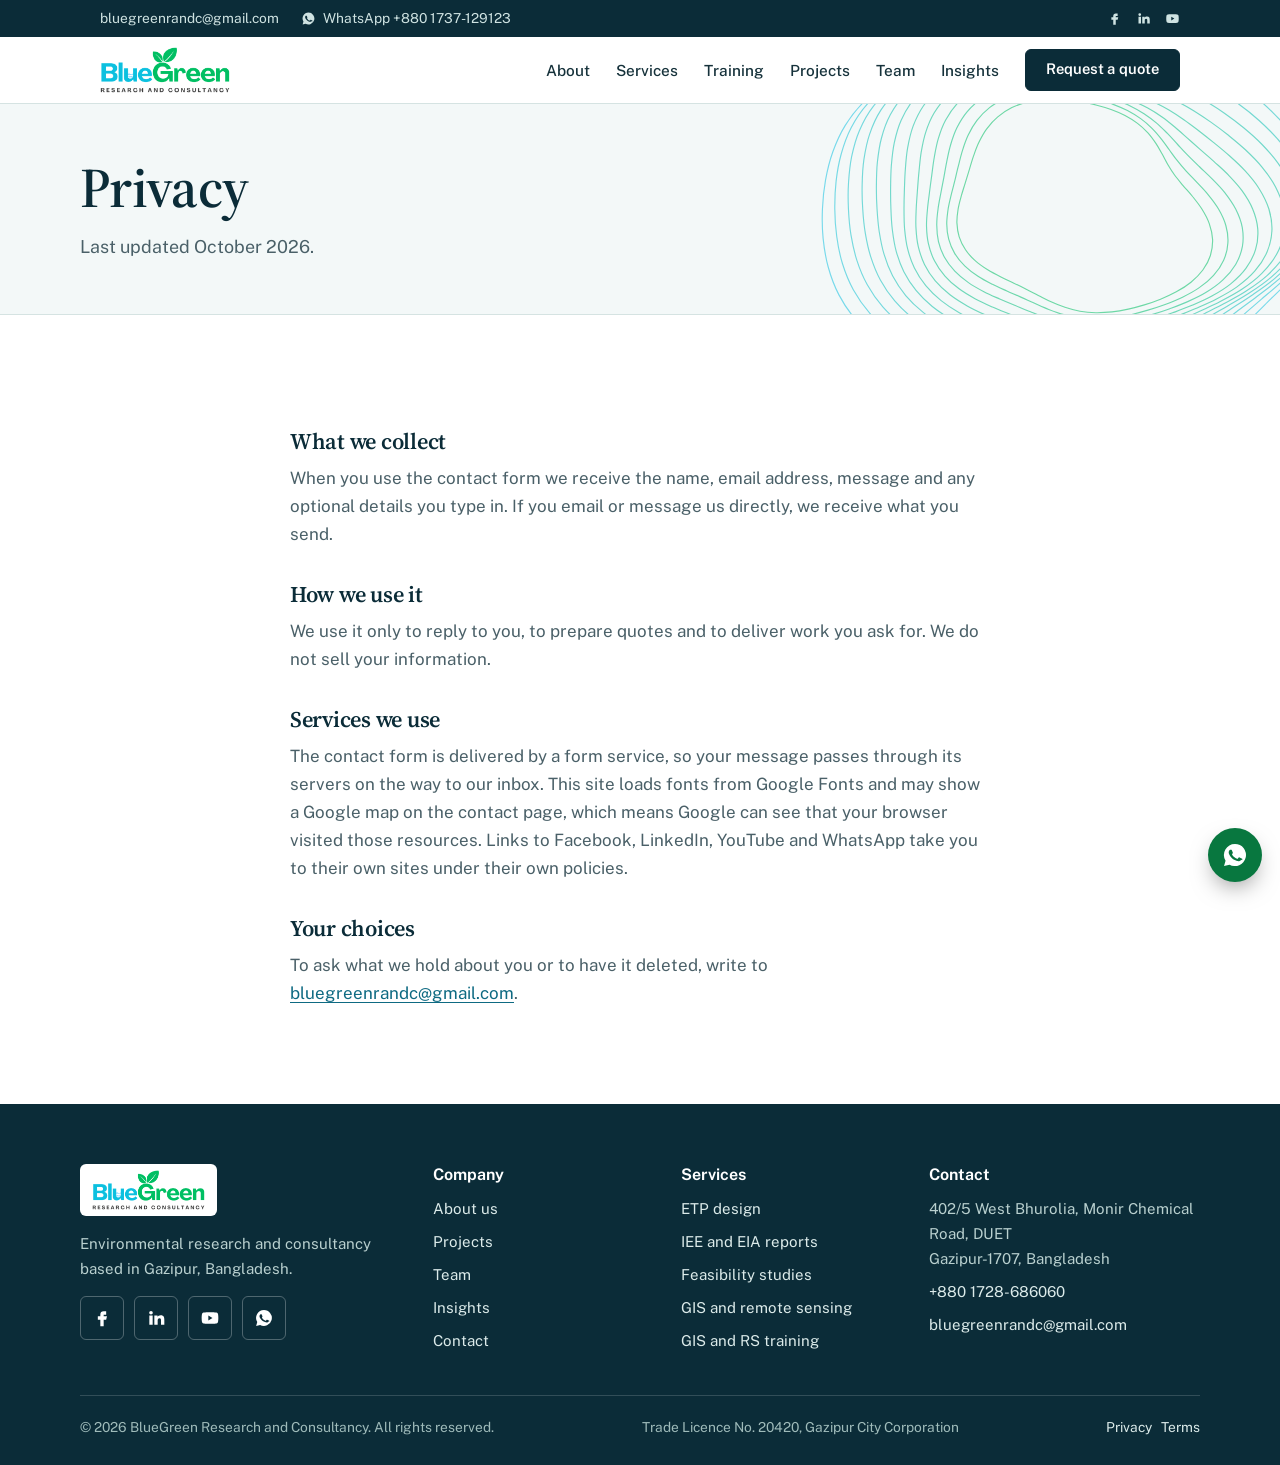
<file: privacy.html>
<!DOCTYPE html>
<html lang="en"><head><meta charset="utf-8">
<meta name="viewport" content="width=device-width, initial-scale=1">
<title>Privacy | BlueGreen Research and Consultancy</title>
<meta name="description" content="How BlueGreen Research and Consultancy handles information you send through this website.">
<meta name="theme-color" content="#0b2c38">
<meta property="og:type" content="website"><meta property="og:site_name" content="BlueGreen Research and Consultancy">
<meta property="og:title" content="Privacy | BlueGreen Research and Consultancy"><meta property="og:description" content="How BlueGreen Research and Consultancy handles information you send through this website.">

<link rel="icon" href="favicon.png" sizes="48x48"><link rel="icon" href="favicon-192.png" sizes="192x192" type="image/png"><link rel="apple-touch-icon" href="apple-touch-icon.png">
<link rel="preconnect" href="https://fonts.googleapis.com"><link rel="preconnect" href="https://fonts.gstatic.com" crossorigin>
<link href="https://fonts.googleapis.com/css2?family=Public+Sans:wght@400;500;600;700&family=Source+Serif+4:opsz,wght@8..60,500;8..60,600&display=swap" rel="stylesheet">
<link rel="stylesheet" href="style.css">
<script>document.documentElement.className+=" js"</script>
</head><body>
<a class="skip" href="#main">Skip to content</a>
<div class="topbar"><div class="wrap topbar-in">
<div class="tb-left"><a href="mailto:bluegreenrandc@gmail.com">bluegreenrandc@gmail.com</a><a href="https://wa.me/8801737129123?text=Hello%20BlueGreen%2C%20I%20would%20like%20to%20discuss%20a%20project." rel="noopener"><svg viewBox="0 0 24 24" aria-hidden="true"><path d="M12 2.5a9.5 9.5 0 0 0-8.1 14.4L2.6 21.5l4.7-1.2A9.5 9.5 0 1 0 12 2.5zm5.3 13.6c-.2.6-1.300 1.200-1.800 1.200-.5.100-1 .2-3.200-.7-2.700-1.100-4.400-3.800-4.600-4-.1-.2-1.100-1.400-1.100-2.700s.7-1.900.9-2.200c.2-.3.500-.3.700-.3h.5c.2 0 .4 0 .6.500l.8 1.900c.1.200.1.400 0 .6l-.4.600c-.2.200-.3.400-.1.700.2.300.8 1.300 1.700 2.100 1.100 1 2.100 1.300 2.400 1.500.3.100.5.100.6-.1l.9-1c.2-.3.400-.2.700-.1l1.800.9c.3.100.5.200.5.300.1.200.1.800-.1 1.300z"/></svg>WhatsApp +880 1737-129123</a></div>
<div class="tb-right"><a href="https://www.facebook.com/bluegreenrand" rel="noopener" aria-label="Facebook"><svg viewBox="0 0 24 24" aria-hidden="true"><path d="M14 8h3V4h-3a4 4 0 0 0-4 4v2H7v4h3v8h4v-8h3l1-4h-4V8z"/></svg></a><a href="https://www.linkedin.com/company/bluegreen-research-and-consuntancy/" rel="noopener" aria-label="LinkedIn"><svg viewBox="0 0 24 24" aria-hidden="true"><path d="M4 9h4v11H4zM6 3.5a2.2 2.2 0 1 1 0 4.4 2.2 2.2 0 0 1 0-4.4zM10 9h3.8v1.6c.6-1 1.9-1.9 3.8-1.9 4 0 4.4 2.6 4.4 6V20h-4v-4.8c0-1.3 0-2.9-1.8-2.9s-2.2 1.4-2.2 2.8V20h-4z"/></svg></a><a href="https://www.youtube.com/@BlueGreenResearchandConsultanc" rel="noopener" aria-label="YouTube"><svg viewBox="0 0 24 24" aria-hidden="true"><path d="M21.6 7.2a2.5 2.5 0 0 0-1.8-1.8C18.2 5 12 5 12 5s-6.2 0-7.8.4A2.5 2.5 0 0 0 2.4 7.2C2 8.8 2 12 2 12s0 3.2.4 4.8a2.5 2.5 0 0 0 1.8 1.8C5.8 19 12 19 12 19s6.2 0 7.8-.4a2.5 2.5 0 0 0 1.8-1.8c.4-1.6.4-4.8.4-4.8s0-3.2-.4-4.8zM10 15V9l5 3z"/></svg></a></div>
</div></div>
<header class="site-header"><nav class="wrap nav" aria-label="Main">
<a class="brand" href="index.html"><img src="logo.png" width="130" height="46" alt="BlueGreen Research and Consultancy - home"></a>
<button class="nav-toggle" type="button" aria-expanded="false" aria-controls="menu"><span></span><span></span><span></span><span class="sr">Menu</span></button>
<ul id="menu" class="menu"><li><a href="about.html">About</a></li><li><a href="services.html">Services</a></li><li><a href="training.html">Training</a></li><li><a href="projects.html">Projects</a></li><li><a href="team.html">Team</a></li><li><a href="insights.html">Insights</a></li><li><a class="btn btn-sm" href="contact.html">Request a quote</a></li></ul>
</nav></header>
<main id="main">
<div class="page-head"><div class="wrap"><h1>Privacy</h1><p class="lead">Last updated October 2026.</p></div></div>

<section><div class="wrap prose">
<h2>What we collect</h2><p>When you use the contact form we receive the name, email address, message and any optional details you type in. If you email or message us directly, we receive what you send.</p>
<h2>How we use it</h2><p>We use it only to reply to you, to prepare quotes and to deliver work you ask for. We do not sell your information.</p>
<h2>Services we use</h2><p>The contact form is delivered by a form service, so your message passes through its servers on the way to our inbox. This site loads fonts from Google Fonts and may show a Google map on the contact page, which means Google can see that your browser visited those resources. Links to Facebook, LinkedIn, YouTube and WhatsApp take you to their own sites under their own policies.</p>
<h2>Your choices</h2><p>To ask what we hold about you or to have it deleted, write to <a href="mailto:bluegreenrandc@gmail.com">bluegreenrandc@gmail.com</a>.</p>
</div></section>
</main>
<footer><div class="wrap">
<div class="foot-grid">
<div><a class="brand-box" href="index.html"><img src="logo.png" width="113" height="40" alt="BlueGreen Research and Consultancy"></a>
<p>Environmental research and consultancy based in Gazipur, Bangladesh.</p>
<div class="socials"><a href="https://www.facebook.com/bluegreenrand" rel="noopener" aria-label="Facebook"><svg viewBox="0 0 24 24" aria-hidden="true"><path d="M14 8h3V4h-3a4 4 0 0 0-4 4v2H7v4h3v8h4v-8h3l1-4h-4V8z"/></svg></a><a href="https://www.linkedin.com/company/bluegreen-research-and-consuntancy/" rel="noopener" aria-label="LinkedIn"><svg viewBox="0 0 24 24" aria-hidden="true"><path d="M4 9h4v11H4zM6 3.5a2.2 2.2 0 1 1 0 4.4 2.2 2.2 0 0 1 0-4.4zM10 9h3.8v1.6c.6-1 1.9-1.9 3.8-1.9 4 0 4.4 2.6 4.4 6V20h-4v-4.8c0-1.3 0-2.9-1.8-2.9s-2.2 1.4-2.2 2.8V20h-4z"/></svg></a><a href="https://www.youtube.com/@BlueGreenResearchandConsultanc" rel="noopener" aria-label="YouTube"><svg viewBox="0 0 24 24" aria-hidden="true"><path d="M21.6 7.2a2.5 2.5 0 0 0-1.8-1.8C18.2 5 12 5 12 5s-6.2 0-7.8.4A2.5 2.5 0 0 0 2.4 7.2C2 8.8 2 12 2 12s0 3.2.4 4.8a2.5 2.5 0 0 0 1.8 1.8C5.8 19 12 19 12 19s6.2 0 7.8-.4a2.5 2.5 0 0 0 1.8-1.8c.4-1.6.4-4.8.4-4.8s0-3.2-.4-4.8zM10 15V9l5 3z"/></svg></a><a href="https://wa.me/8801737129123?text=Hello%20BlueGreen%2C%20I%20would%20like%20to%20discuss%20a%20project." rel="noopener" aria-label="WhatsApp"><svg viewBox="0 0 24 24" aria-hidden="true"><path d="M12 2.5a9.5 9.5 0 0 0-8.1 14.4L2.6 21.5l4.7-1.2A9.5 9.5 0 1 0 12 2.5zm5.3 13.6c-.2.6-1.300 1.200-1.800 1.200-.5.100-1 .2-3.200-.7-2.700-1.100-4.400-3.800-4.600-4-.1-.2-1.100-1.400-1.100-2.700s.7-1.900.9-2.200c.2-.3.500-.3.700-.3h.5c.2 0 .4 0 .6.500l.8 1.900c.1.200.1.400 0 .6l-.4.600c-.2.200-.3.400-.1.700.2.300.8 1.300 1.700 2.100 1.100 1 2.100 1.300 2.400 1.500.3.100.5.100.6-.1l.9-1c.2-.3.400-.2.700-.1l1.800.9c.3.100.5.200.5.300.1.200.1.800-.1 1.300z"/></svg></a></div></div>
<div><h3>Company</h3><ul><li><a href="about.html">About us</a></li><li><a href="projects.html">Projects</a></li><li><a href="team.html">Team</a></li><li><a href="insights.html">Insights</a></li><li><a href="contact.html">Contact</a></li></ul></div>
<div><h3>Services</h3><ul><li><a href="services.html#etp">ETP design</a></li><li><a href="services.html#iee-eia">IEE and EIA reports</a></li><li><a href="services.html#feasibility">Feasibility studies</a></li><li><a href="services.html#gis">GIS and remote sensing</a></li><li><a href="training.html">GIS and RS training</a></li></ul></div>
<div><h3>Contact</h3><ul><li>402/5 West Bhurolia, Monir Chemical Road, DUET<br>Gazipur-1707, Bangladesh</li><li><a href="tel:+8801728686060">+880 1728-686060</a></li><li><a href="mailto:bluegreenrandc@gmail.com">bluegreenrandc@gmail.com</a></li></ul></div>
</div>
<div class="foot-base"><span>&copy; <span id="year">2026</span> BlueGreen Research and Consultancy. All rights reserved.</span>
<span>Trade Licence No. 20420, Gazipur City Corporation</span>
<span><a href="privacy.html">Privacy</a> &nbsp; <a href="terms.html">Terms</a></span></div>
</div></footer>
<a class="wa" href="https://wa.me/8801737129123?text=Hello%20BlueGreen%2C%20I%20would%20like%20to%20discuss%20a%20project." rel="noopener" aria-label="Chat with us on WhatsApp"><svg viewBox="0 0 24 24" aria-hidden="true"><path d="M12 2.5a9.5 9.5 0 0 0-8.1 14.4L2.6 21.5l4.7-1.2A9.5 9.5 0 1 0 12 2.5zm5.3 13.6c-.2.6-1.300 1.200-1.800 1.200-.5.100-1 .2-3.200-.7-2.700-1.100-4.400-3.800-4.600-4-.1-.2-1.100-1.400-1.100-2.700s.7-1.900.9-2.200c.2-.3.500-.3.700-.3h.5c.2 0 .4 0 .6.500l.8 1.900c.1.200.1.400 0 .6l-.4.600c-.2.200-.3.400-.1.700.2.300.8 1.300 1.700 2.100 1.100 1 2.100 1.300 2.400 1.500.3.100.5.100.6-.1l.9-1c.2-.3.400-.2.700-.1l1.800.9c.3.100.5.200.5.300.1.200.1.800-.1 1.300z"/></svg></a>
<script src="script.js"></script>
</body></html>
</file>
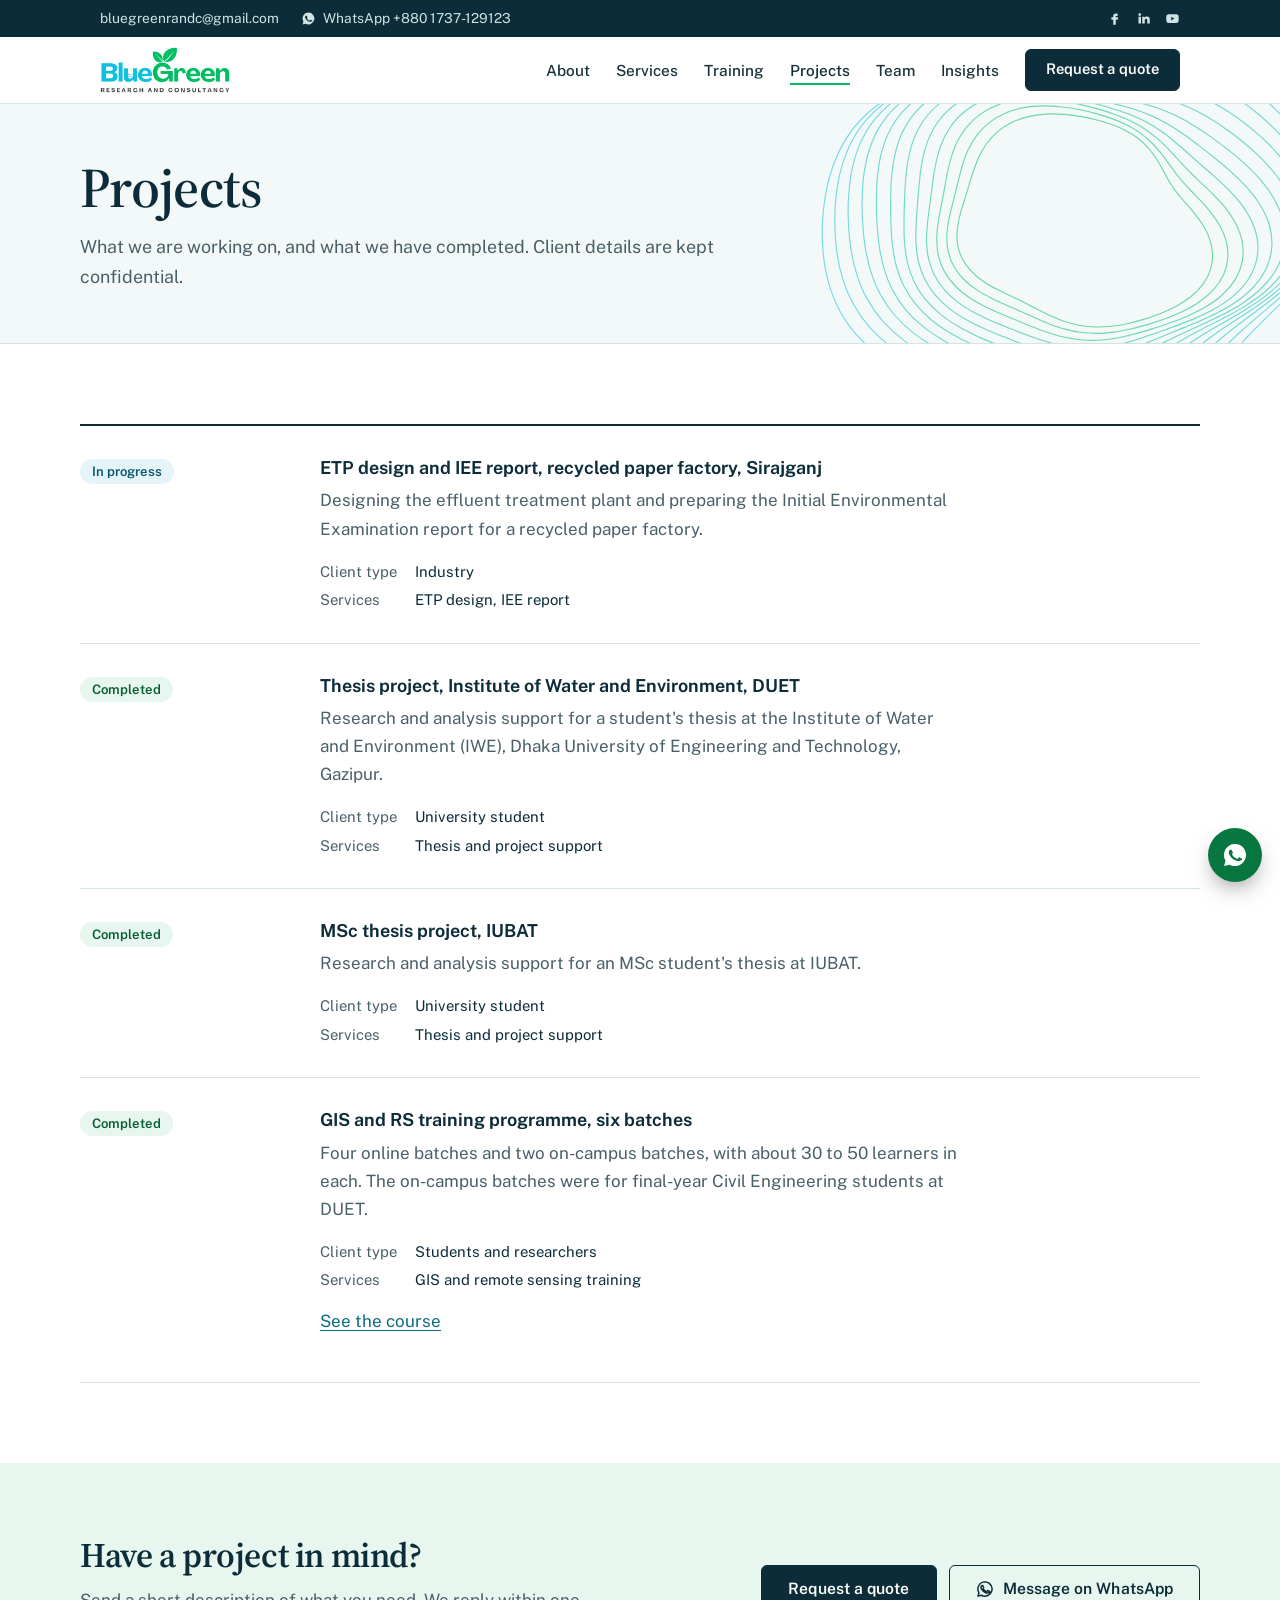
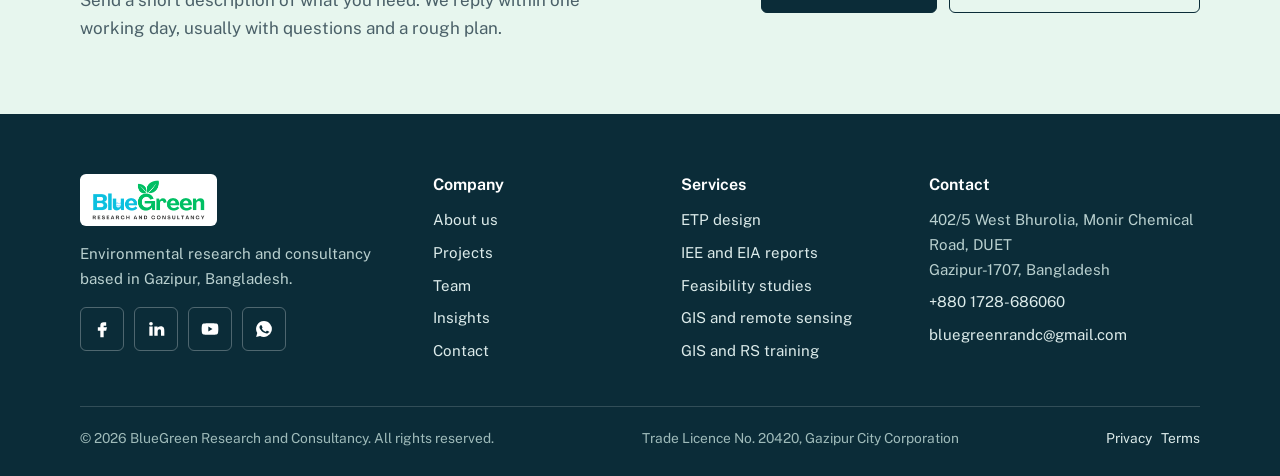
<file: projects.html>
<!DOCTYPE html>
<html lang="en"><head><meta charset="utf-8">
<meta name="viewport" content="width=device-width, initial-scale=1">
<title>Projects | BlueGreen Research and Consultancy</title>
<meta name="description" content="Projects by BlueGreen Research and Consultancy: ETP design and IEE for a paper factory, thesis support, and six batches of GIS training.">
<meta name="theme-color" content="#0b2c38">
<meta property="og:type" content="website"><meta property="og:site_name" content="BlueGreen Research and Consultancy">
<meta property="og:title" content="Projects | BlueGreen Research and Consultancy"><meta property="og:description" content="Projects by BlueGreen Research and Consultancy: ETP design and IEE for a paper factory, thesis support, and six batches of GIS training.">

<link rel="icon" href="favicon.png" sizes="48x48"><link rel="icon" href="favicon-192.png" sizes="192x192" type="image/png"><link rel="apple-touch-icon" href="apple-touch-icon.png">
<link rel="preconnect" href="https://fonts.googleapis.com"><link rel="preconnect" href="https://fonts.gstatic.com" crossorigin>
<link href="https://fonts.googleapis.com/css2?family=Public+Sans:wght@400;500;600;700&family=Source+Serif+4:opsz,wght@8..60,500;8..60,600&display=swap" rel="stylesheet">
<link rel="stylesheet" href="style.css">
<script>document.documentElement.className+=" js"</script>
</head><body>
<a class="skip" href="#main">Skip to content</a>
<div class="topbar"><div class="wrap topbar-in">
<div class="tb-left"><a href="mailto:bluegreenrandc@gmail.com">bluegreenrandc@gmail.com</a><a href="https://wa.me/8801737129123?text=Hello%20BlueGreen%2C%20I%20would%20like%20to%20discuss%20a%20project." rel="noopener"><svg viewBox="0 0 24 24" aria-hidden="true"><path d="M12 2.5a9.5 9.5 0 0 0-8.1 14.4L2.6 21.5l4.7-1.2A9.5 9.5 0 1 0 12 2.5zm5.3 13.6c-.2.6-1.300 1.200-1.800 1.200-.5.100-1 .2-3.200-.7-2.700-1.100-4.400-3.800-4.600-4-.1-.2-1.100-1.400-1.100-2.700s.7-1.900.9-2.200c.2-.3.500-.3.700-.3h.5c.2 0 .4 0 .6.500l.8 1.900c.1.200.1.400 0 .6l-.4.600c-.2.200-.3.400-.1.700.2.300.8 1.300 1.700 2.100 1.100 1 2.100 1.300 2.400 1.500.3.100.5.100.6-.1l.9-1c.2-.3.400-.2.700-.1l1.800.9c.3.100.5.200.5.300.1.200.1.800-.1 1.300z"/></svg>WhatsApp +880 1737-129123</a></div>
<div class="tb-right"><a href="https://www.facebook.com/bluegreenrand" rel="noopener" aria-label="Facebook"><svg viewBox="0 0 24 24" aria-hidden="true"><path d="M14 8h3V4h-3a4 4 0 0 0-4 4v2H7v4h3v8h4v-8h3l1-4h-4V8z"/></svg></a><a href="https://www.linkedin.com/company/bluegreen-research-and-consuntancy/" rel="noopener" aria-label="LinkedIn"><svg viewBox="0 0 24 24" aria-hidden="true"><path d="M4 9h4v11H4zM6 3.5a2.2 2.2 0 1 1 0 4.4 2.2 2.2 0 0 1 0-4.4zM10 9h3.8v1.6c.6-1 1.9-1.9 3.8-1.9 4 0 4.4 2.6 4.4 6V20h-4v-4.8c0-1.3 0-2.9-1.8-2.9s-2.2 1.4-2.2 2.8V20h-4z"/></svg></a><a href="https://www.youtube.com/@BlueGreenResearchandConsultanc" rel="noopener" aria-label="YouTube"><svg viewBox="0 0 24 24" aria-hidden="true"><path d="M21.6 7.2a2.5 2.5 0 0 0-1.8-1.8C18.2 5 12 5 12 5s-6.2 0-7.8.4A2.5 2.5 0 0 0 2.4 7.2C2 8.8 2 12 2 12s0 3.2.4 4.8a2.5 2.5 0 0 0 1.8 1.8C5.8 19 12 19 12 19s6.2 0 7.8-.4a2.5 2.5 0 0 0 1.8-1.8c.4-1.6.4-4.8.4-4.8s0-3.2-.4-4.8zM10 15V9l5 3z"/></svg></a></div>
</div></div>
<header class="site-header"><nav class="wrap nav" aria-label="Main">
<a class="brand" href="index.html"><img src="logo.png" width="130" height="46" alt="BlueGreen Research and Consultancy - home"></a>
<button class="nav-toggle" type="button" aria-expanded="false" aria-controls="menu"><span></span><span></span><span></span><span class="sr">Menu</span></button>
<ul id="menu" class="menu"><li><a href="about.html">About</a></li><li><a href="services.html">Services</a></li><li><a href="training.html">Training</a></li><li><a href="projects.html" aria-current="page">Projects</a></li><li><a href="team.html">Team</a></li><li><a href="insights.html">Insights</a></li><li><a class="btn btn-sm" href="contact.html">Request a quote</a></li></ul>
</nav></header>
<main id="main">
<div class="page-head"><div class="wrap"><h1>Projects</h1><p class="lead">What we are working on, and what we have completed. Client details are kept confidential.</p></div></div>

<section><div class="wrap">
<div class="proj"><div><span class="chip">In progress</span></div><div><h3>ETP design and IEE report, recycled paper factory, Sirajganj</h3>
<p>Designing the effluent treatment plant and preparing the Initial Environmental Examination report for a recycled paper factory.</p>
<dl><dt>Client type</dt><dd>Industry</dd><dt>Services</dt><dd>ETP design, IEE report</dd></dl></div></div>
<div class="proj"><div><span class="chip done">Completed</span></div><div><h3>Thesis project, Institute of Water and Environment, DUET</h3>
<p>Research and analysis support for a student's thesis at the Institute of Water and Environment (IWE), Dhaka University of Engineering and Technology, Gazipur.</p>
<dl><dt>Client type</dt><dd>University student</dd><dt>Services</dt><dd>Thesis and project support</dd></dl></div></div>
<div class="proj"><div><span class="chip done">Completed</span></div><div><h3>MSc thesis project, IUBAT</h3>
<p>Research and analysis support for an MSc student's thesis at IUBAT.</p>
<dl><dt>Client type</dt><dd>University student</dd><dt>Services</dt><dd>Thesis and project support</dd></dl></div></div>
<div class="proj"><div><span class="chip done">Completed</span></div><div><h3>GIS and RS training programme, six batches</h3>
<p>Four online batches and two on-campus batches, with about 30 to 50 learners in each. The on-campus batches were for final-year Civil Engineering students at DUET.</p>
<dl><dt>Client type</dt><dd>Students and researchers</dd><dt>Services</dt><dd>GIS and remote sensing training</dd></dl>
<p style="margin-top:14px"><a href="training.html">See the course</a></p></div></div>
</div></section>
<section class="cta"><div class="wrap cta-in"><div><h2>Have a project in mind?</h2><p>Send a short description of what you need. We reply within one working day, usually with questions and a rough plan.</p></div>
<div class="btn-row"><a class="btn" href="contact.html">Request a quote</a><a class="btn btn-line" href="https://wa.me/8801737129123?text=Hello%20BlueGreen%2C%20I%20would%20like%20to%20discuss%20a%20project." rel="noopener"><svg viewBox="0 0 24 24" aria-hidden="true"><path d="M12 2.5a9.5 9.5 0 0 0-8.1 14.4L2.6 21.5l4.7-1.2A9.5 9.5 0 1 0 12 2.5zm5.3 13.6c-.2.6-1.300 1.200-1.800 1.200-.5.100-1 .2-3.200-.7-2.700-1.100-4.400-3.800-4.600-4-.1-.2-1.100-1.400-1.100-2.700s.7-1.900.9-2.200c.2-.3.500-.3.700-.3h.5c.2 0 .4 0 .6.500l.8 1.900c.1.200.1.400 0 .6l-.4.600c-.2.200-.3.400-.1.700.2.300.8 1.300 1.700 2.100 1.100 1 2.100 1.300 2.400 1.500.3.100.5.100.6-.1l.9-1c.2-.3.400-.2.700-.1l1.800.9c.3.100.5.200.5.300.1.200.1.800-.1 1.300z"/></svg>Message on WhatsApp</a></div></div></section>
</main>
<footer><div class="wrap">
<div class="foot-grid">
<div><a class="brand-box" href="index.html"><img src="logo.png" width="113" height="40" alt="BlueGreen Research and Consultancy"></a>
<p>Environmental research and consultancy based in Gazipur, Bangladesh.</p>
<div class="socials"><a href="https://www.facebook.com/bluegreenrand" rel="noopener" aria-label="Facebook"><svg viewBox="0 0 24 24" aria-hidden="true"><path d="M14 8h3V4h-3a4 4 0 0 0-4 4v2H7v4h3v8h4v-8h3l1-4h-4V8z"/></svg></a><a href="https://www.linkedin.com/company/bluegreen-research-and-consuntancy/" rel="noopener" aria-label="LinkedIn"><svg viewBox="0 0 24 24" aria-hidden="true"><path d="M4 9h4v11H4zM6 3.5a2.2 2.2 0 1 1 0 4.4 2.2 2.2 0 0 1 0-4.4zM10 9h3.8v1.6c.6-1 1.9-1.9 3.8-1.9 4 0 4.4 2.6 4.4 6V20h-4v-4.8c0-1.3 0-2.9-1.8-2.9s-2.2 1.4-2.2 2.8V20h-4z"/></svg></a><a href="https://www.youtube.com/@BlueGreenResearchandConsultanc" rel="noopener" aria-label="YouTube"><svg viewBox="0 0 24 24" aria-hidden="true"><path d="M21.6 7.2a2.5 2.5 0 0 0-1.8-1.8C18.2 5 12 5 12 5s-6.2 0-7.8.4A2.5 2.5 0 0 0 2.4 7.2C2 8.8 2 12 2 12s0 3.2.4 4.8a2.5 2.5 0 0 0 1.8 1.8C5.8 19 12 19 12 19s6.2 0 7.8-.4a2.5 2.5 0 0 0 1.8-1.8c.4-1.6.4-4.8.4-4.8s0-3.2-.4-4.8zM10 15V9l5 3z"/></svg></a><a href="https://wa.me/8801737129123?text=Hello%20BlueGreen%2C%20I%20would%20like%20to%20discuss%20a%20project." rel="noopener" aria-label="WhatsApp"><svg viewBox="0 0 24 24" aria-hidden="true"><path d="M12 2.5a9.5 9.5 0 0 0-8.1 14.4L2.6 21.5l4.7-1.2A9.5 9.5 0 1 0 12 2.5zm5.3 13.6c-.2.6-1.300 1.200-1.800 1.200-.5.100-1 .2-3.200-.7-2.700-1.100-4.400-3.800-4.600-4-.1-.2-1.100-1.400-1.100-2.700s.7-1.900.9-2.200c.2-.3.500-.3.700-.3h.5c.2 0 .4 0 .6.500l.8 1.900c.1.200.1.400 0 .6l-.4.600c-.2.200-.3.400-.1.700.2.300.8 1.300 1.700 2.100 1.100 1 2.100 1.300 2.400 1.500.3.100.5.100.6-.1l.9-1c.2-.3.400-.2.700-.1l1.800.9c.3.100.5.200.5.300.1.200.1.800-.1 1.300z"/></svg></a></div></div>
<div><h3>Company</h3><ul><li><a href="about.html">About us</a></li><li><a href="projects.html">Projects</a></li><li><a href="team.html">Team</a></li><li><a href="insights.html">Insights</a></li><li><a href="contact.html">Contact</a></li></ul></div>
<div><h3>Services</h3><ul><li><a href="services.html#etp">ETP design</a></li><li><a href="services.html#iee-eia">IEE and EIA reports</a></li><li><a href="services.html#feasibility">Feasibility studies</a></li><li><a href="services.html#gis">GIS and remote sensing</a></li><li><a href="training.html">GIS and RS training</a></li></ul></div>
<div><h3>Contact</h3><ul><li>402/5 West Bhurolia, Monir Chemical Road, DUET<br>Gazipur-1707, Bangladesh</li><li><a href="tel:+8801728686060">+880 1728-686060</a></li><li><a href="mailto:bluegreenrandc@gmail.com">bluegreenrandc@gmail.com</a></li></ul></div>
</div>
<div class="foot-base"><span>&copy; <span id="year">2026</span> BlueGreen Research and Consultancy. All rights reserved.</span>
<span>Trade Licence No. 20420, Gazipur City Corporation</span>
<span><a href="privacy.html">Privacy</a> &nbsp; <a href="terms.html">Terms</a></span></div>
</div></footer>
<a class="wa" href="https://wa.me/8801737129123?text=Hello%20BlueGreen%2C%20I%20would%20like%20to%20discuss%20a%20project." rel="noopener" aria-label="Chat with us on WhatsApp"><svg viewBox="0 0 24 24" aria-hidden="true"><path d="M12 2.5a9.5 9.5 0 0 0-8.1 14.4L2.6 21.5l4.7-1.2A9.5 9.5 0 1 0 12 2.5zm5.3 13.6c-.2.6-1.300 1.200-1.800 1.200-.5.100-1 .2-3.200-.7-2.700-1.100-4.400-3.800-4.600-4-.1-.2-1.100-1.400-1.100-2.700s.7-1.900.9-2.200c.2-.3.500-.3.700-.3h.5c.2 0 .4 0 .6.500l.8 1.900c.1.200.1.400 0 .6l-.4.600c-.2.200-.3.400-.1.700.2.300.8 1.300 1.700 2.100 1.100 1 2.100 1.300 2.400 1.500.3.100.5.100.6-.1l.9-1c.2-.3.400-.2.700-.1l1.800.9c.3.100.5.200.5.300.1.200.1.800-.1 1.300z"/></svg></a>
<script src="script.js"></script>
</body></html>
</file>
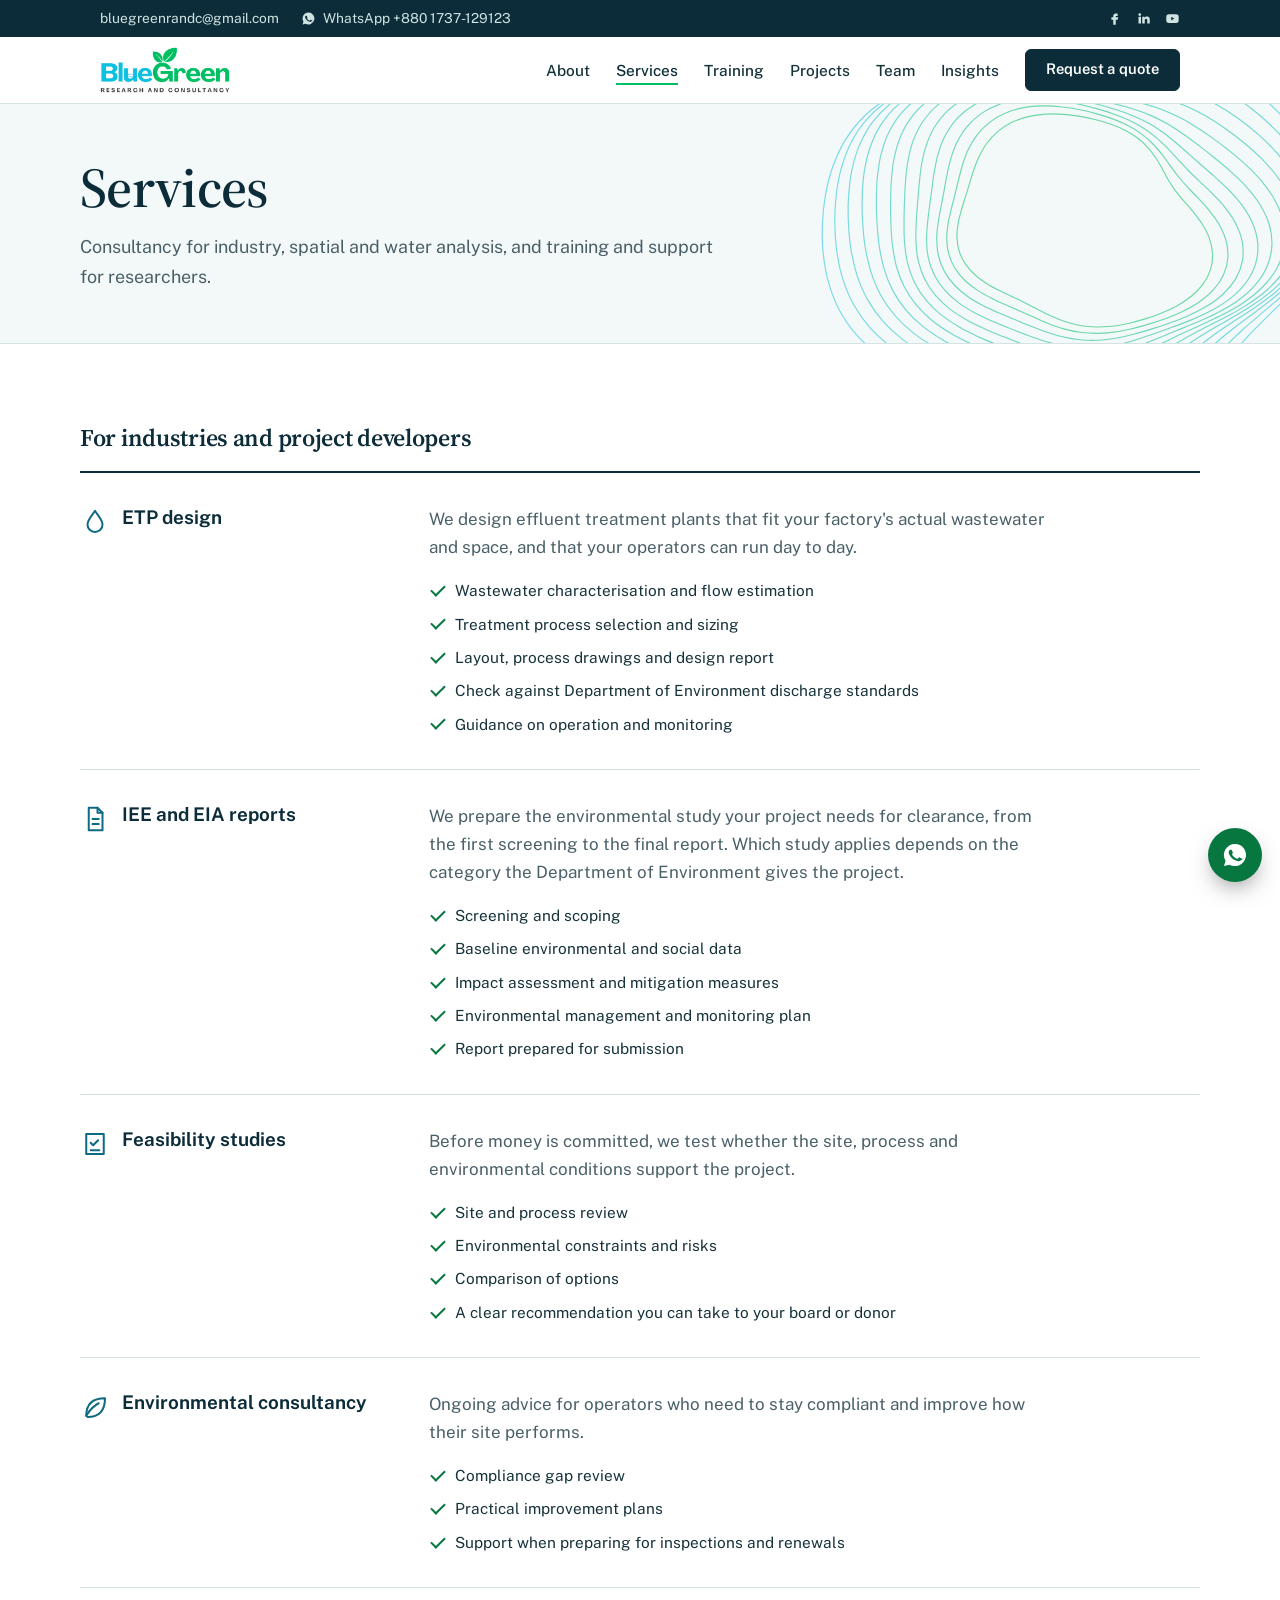
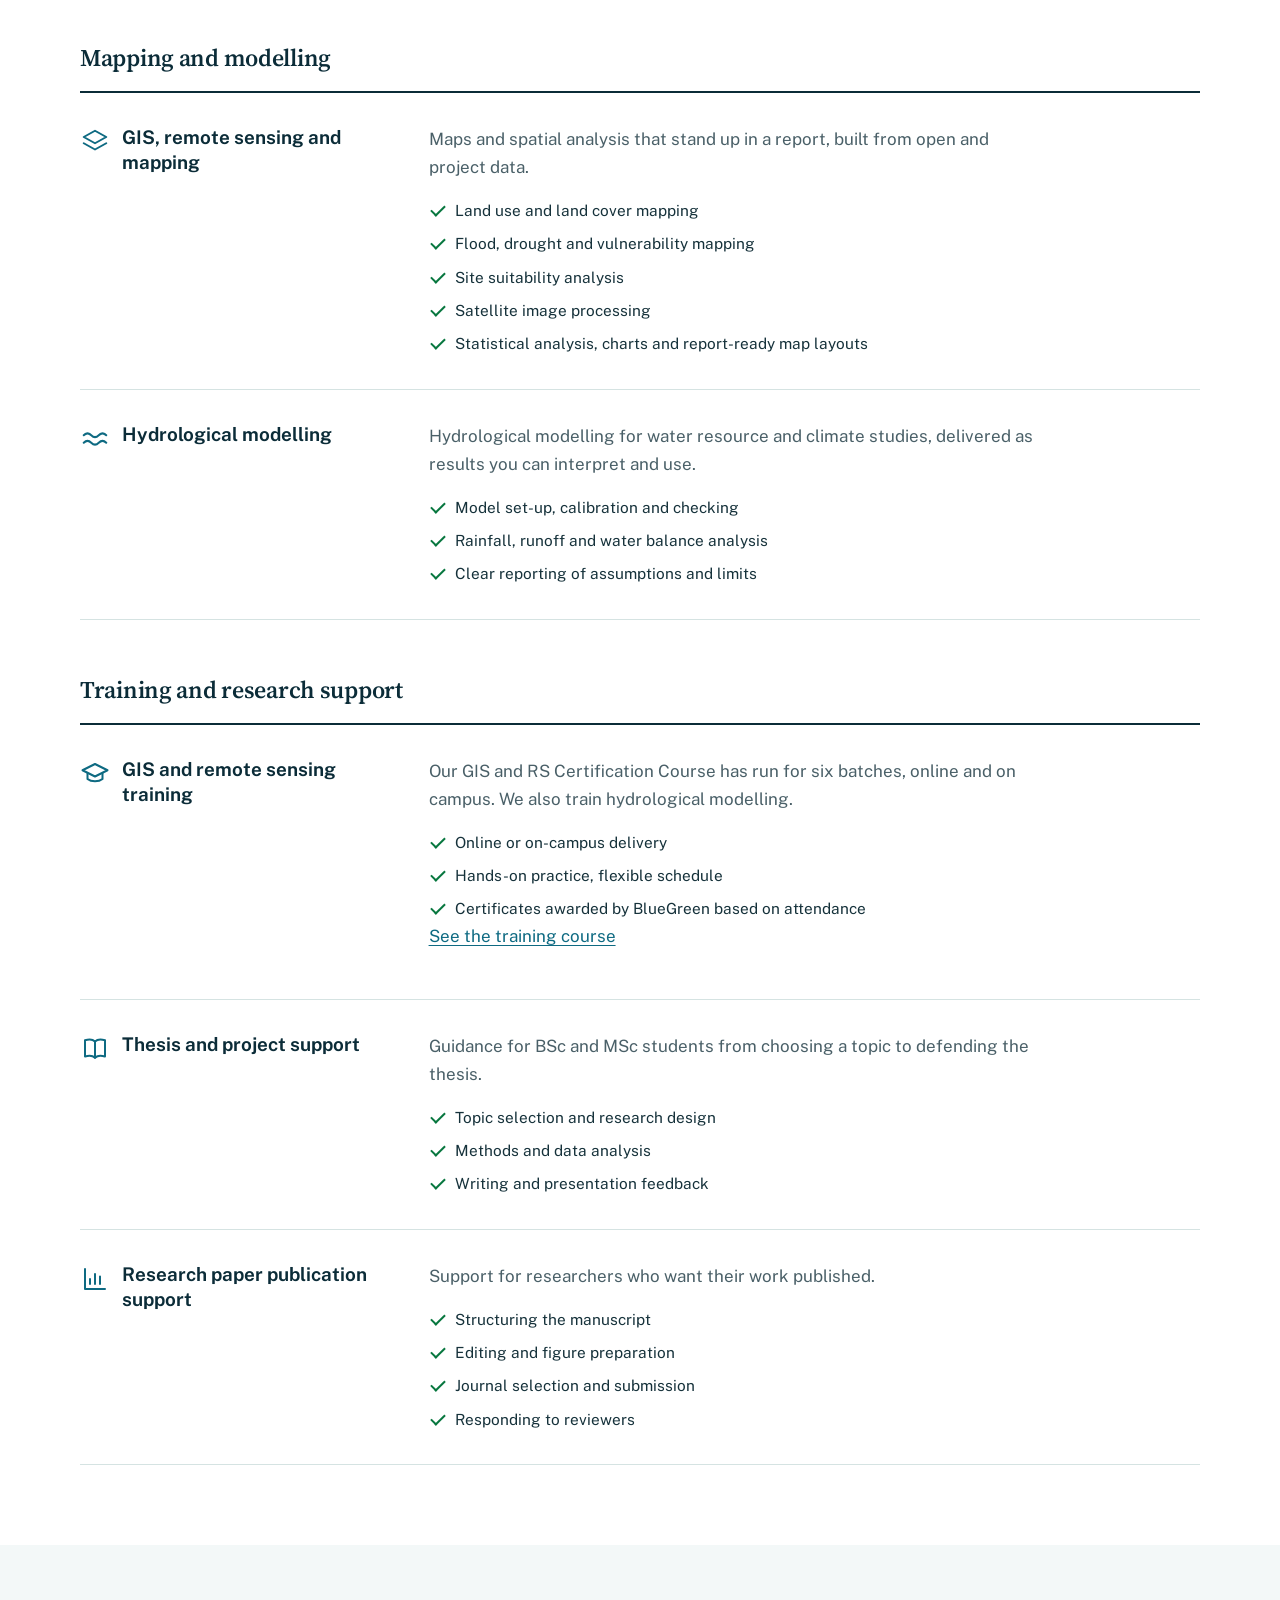
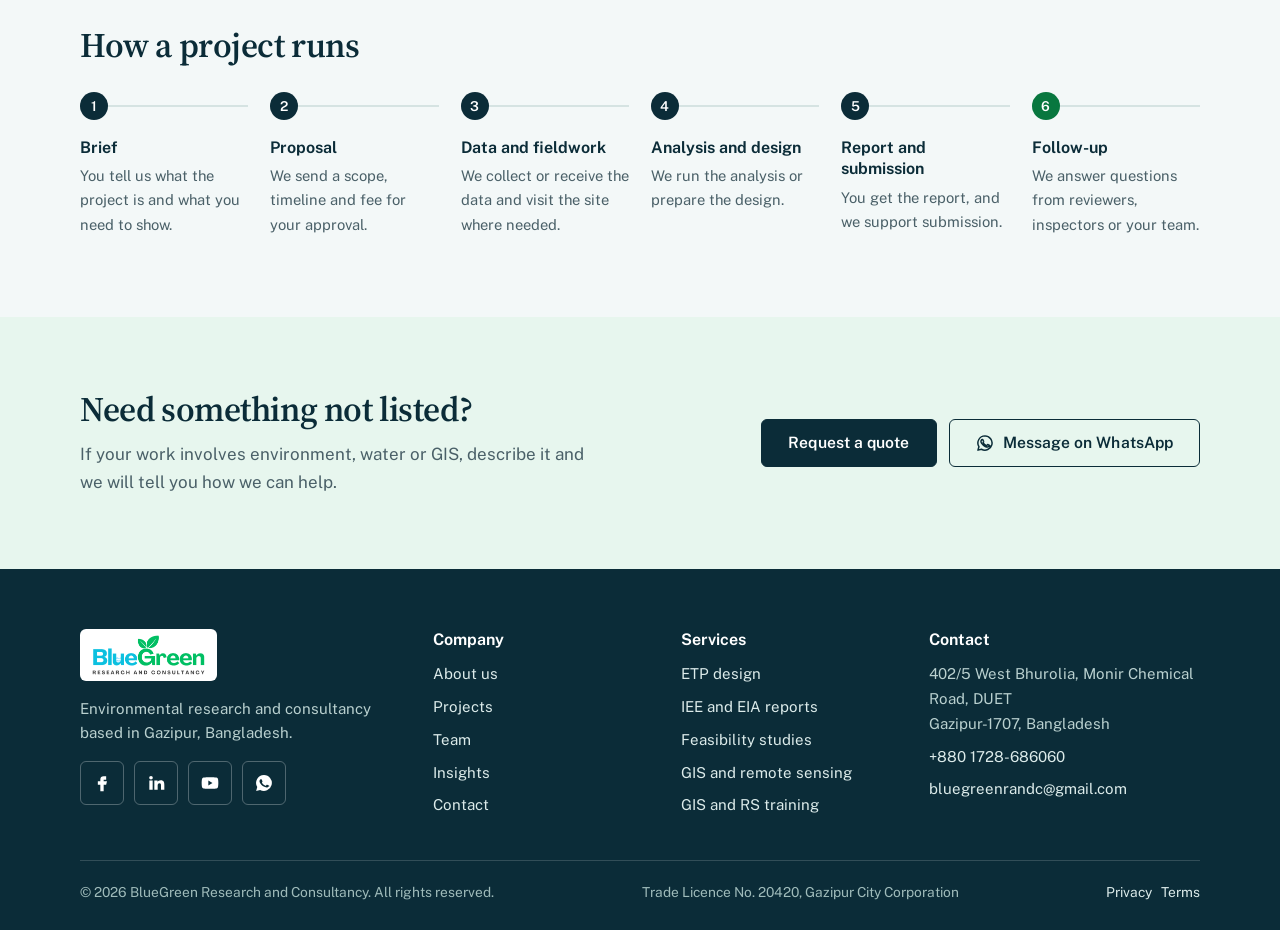
<file: services.html>
<!DOCTYPE html>
<html lang="en"><head><meta charset="utf-8">
<meta name="viewport" content="width=device-width, initial-scale=1">
<title>Services | BlueGreen Research and Consultancy</title>
<meta name="description" content="ETP design, IEE and EIA reports, feasibility studies, GIS and remote sensing, hydrological modelling, training and research support from BlueGreen in Gazipur.">
<meta name="theme-color" content="#0b2c38">
<meta property="og:type" content="website"><meta property="og:site_name" content="BlueGreen Research and Consultancy">
<meta property="og:title" content="Services | BlueGreen Research and Consultancy"><meta property="og:description" content="ETP design, IEE and EIA reports, feasibility studies, GIS and remote sensing, hydrological modelling, training and research support from BlueGreen in Gazipur.">

<link rel="icon" href="favicon.png" sizes="48x48"><link rel="icon" href="favicon-192.png" sizes="192x192" type="image/png"><link rel="apple-touch-icon" href="apple-touch-icon.png">
<link rel="preconnect" href="https://fonts.googleapis.com"><link rel="preconnect" href="https://fonts.gstatic.com" crossorigin>
<link href="https://fonts.googleapis.com/css2?family=Public+Sans:wght@400;500;600;700&family=Source+Serif+4:opsz,wght@8..60,500;8..60,600&display=swap" rel="stylesheet">
<link rel="stylesheet" href="style.css">
<script>document.documentElement.className+=" js"</script>
</head><body>
<a class="skip" href="#main">Skip to content</a>
<div class="topbar"><div class="wrap topbar-in">
<div class="tb-left"><a href="mailto:bluegreenrandc@gmail.com">bluegreenrandc@gmail.com</a><a href="https://wa.me/8801737129123?text=Hello%20BlueGreen%2C%20I%20would%20like%20to%20discuss%20a%20project." rel="noopener"><svg viewBox="0 0 24 24" aria-hidden="true"><path d="M12 2.5a9.5 9.5 0 0 0-8.1 14.4L2.6 21.5l4.7-1.2A9.5 9.5 0 1 0 12 2.5zm5.3 13.6c-.2.6-1.300 1.200-1.800 1.200-.5.100-1 .2-3.200-.7-2.700-1.100-4.400-3.800-4.600-4-.1-.2-1.100-1.400-1.100-2.700s.7-1.900.9-2.200c.2-.3.500-.3.700-.3h.5c.2 0 .4 0 .6.500l.8 1.900c.1.200.1.400 0 .6l-.4.600c-.2.200-.3.400-.1.700.2.300.8 1.300 1.700 2.100 1.100 1 2.100 1.300 2.400 1.500.3.100.5.100.6-.1l.9-1c.2-.3.400-.2.700-.1l1.800.9c.3.100.5.200.5.300.1.200.1.800-.1 1.300z"/></svg>WhatsApp +880 1737-129123</a></div>
<div class="tb-right"><a href="https://www.facebook.com/bluegreenrand" rel="noopener" aria-label="Facebook"><svg viewBox="0 0 24 24" aria-hidden="true"><path d="M14 8h3V4h-3a4 4 0 0 0-4 4v2H7v4h3v8h4v-8h3l1-4h-4V8z"/></svg></a><a href="https://www.linkedin.com/company/bluegreen-research-and-consuntancy/" rel="noopener" aria-label="LinkedIn"><svg viewBox="0 0 24 24" aria-hidden="true"><path d="M4 9h4v11H4zM6 3.5a2.2 2.2 0 1 1 0 4.4 2.2 2.2 0 0 1 0-4.4zM10 9h3.8v1.6c.6-1 1.9-1.9 3.8-1.9 4 0 4.4 2.6 4.4 6V20h-4v-4.8c0-1.3 0-2.9-1.8-2.9s-2.2 1.4-2.2 2.8V20h-4z"/></svg></a><a href="https://www.youtube.com/@BlueGreenResearchandConsultanc" rel="noopener" aria-label="YouTube"><svg viewBox="0 0 24 24" aria-hidden="true"><path d="M21.6 7.2a2.5 2.5 0 0 0-1.8-1.8C18.2 5 12 5 12 5s-6.2 0-7.8.4A2.5 2.5 0 0 0 2.4 7.2C2 8.8 2 12 2 12s0 3.2.4 4.8a2.5 2.5 0 0 0 1.8 1.8C5.8 19 12 19 12 19s6.2 0 7.8-.4a2.5 2.5 0 0 0 1.8-1.8c.4-1.6.4-4.8.4-4.8s0-3.2-.4-4.8zM10 15V9l5 3z"/></svg></a></div>
</div></div>
<header class="site-header"><nav class="wrap nav" aria-label="Main">
<a class="brand" href="index.html"><img src="logo.png" width="130" height="46" alt="BlueGreen Research and Consultancy - home"></a>
<button class="nav-toggle" type="button" aria-expanded="false" aria-controls="menu"><span></span><span></span><span></span><span class="sr">Menu</span></button>
<ul id="menu" class="menu"><li><a href="about.html">About</a></li><li><a href="services.html" aria-current="page">Services</a></li><li><a href="training.html">Training</a></li><li><a href="projects.html">Projects</a></li><li><a href="team.html">Team</a></li><li><a href="insights.html">Insights</a></li><li><a class="btn btn-sm" href="contact.html">Request a quote</a></li></ul>
</nav></header>
<main id="main">
<div class="page-head"><div class="wrap"><h1>Services</h1><p class="lead">Consultancy for industry, spatial and water analysis, and training and support for researchers.</p></div></div>

<section><div class="wrap"><h2 class="group-title">For industries and project developers</h2><div class="rows"><div class="row" id="etp"><h3><svg class="ico" viewBox="0 0 24 24" aria-hidden="true"><path d="M12 3C9 7.5 6 10.5 6 14a6 6 0 0 0 12 0c0-3.5-3-6.5-6-11z"/></svg>ETP design</h3><div><p>We design effluent treatment plants that fit your factory's actual wastewater and space, and that your operators can run day to day.</p><ul class="ticks"><li>Wastewater characterisation and flow estimation</li><li>Treatment process selection and sizing</li><li>Layout, process drawings and design report</li><li>Check against Department of Environment discharge standards</li><li>Guidance on operation and monitoring</li></ul></div></div><div class="row" id="iee-eia"><h3><svg class="ico" viewBox="0 0 24 24" aria-hidden="true"><path d="M7 3h7l4 4v14H7z"/><path d="M14 3v4h4M10 12h5M10 16h5"/></svg>IEE and EIA reports</h3><div><p>We prepare the environmental study your project needs for clearance, from the first screening to the final report. Which study applies depends on the category the Department of Environment gives the project.</p><ul class="ticks"><li>Screening and scoping</li><li>Baseline environmental and social data</li><li>Impact assessment and mitigation measures</li><li>Environmental management and monitoring plan</li><li>Report prepared for submission</li></ul></div></div><div class="row" id="feasibility"><h3><svg class="ico" viewBox="0 0 24 24" aria-hidden="true"><path d="M5 4h14v16H5z"/><path d="m8.5 11 2 2 4-4M8.5 17h7"/></svg>Feasibility studies</h3><div><p>Before money is committed, we test whether the site, process and environmental conditions support the project.</p><ul class="ticks"><li>Site and process review</li><li>Environmental constraints and risks</li><li>Comparison of options</li><li>A clear recommendation you can take to your board or donor</li></ul></div></div><div class="row" id="consultancy"><h3><svg class="ico" viewBox="0 0 24 24" aria-hidden="true"><path d="M5 19c0-9 5-14 15-14 0 10-5 15-14 15"/><path d="M5 19c3-5 6-8 10-10"/></svg>Environmental consultancy</h3><div><p>Ongoing advice for operators who need to stay compliant and improve how their site performs.</p><ul class="ticks"><li>Compliance gap review</li><li>Practical improvement plans</li><li>Support when preparing for inspections and renewals</li></ul></div></div></div><h2 class="group-title">Mapping and modelling</h2><div class="rows"><div class="row" id="gis"><h3><svg class="ico" viewBox="0 0 24 24" aria-hidden="true"><path d="m12 3 9 5-9 5-9-5z"/><path d="m3 13 9 5 9-5"/></svg>GIS, remote sensing and mapping</h3><div><p>Maps and spatial analysis that stand up in a report, built from open and project data.</p><ul class="ticks"><li>Land use and land cover mapping</li><li>Flood, drought and vulnerability mapping</li><li>Site suitability analysis</li><li>Satellite image processing</li><li>Statistical analysis, charts and report-ready map layouts</li></ul></div></div><div class="row" id="hydrology"><h3><svg class="ico" viewBox="0 0 24 24" aria-hidden="true"><path d="M3 9c2-2 4-2 6 0s4 2 6 0 4-2 6 0M3 15c2-2 4-2 6 0s4 2 6 0 4-2 6 0"/></svg>Hydrological modelling</h3><div><p>Hydrological modelling for water resource and climate studies, delivered as results you can interpret and use.</p><ul class="ticks"><li>Model set-up, calibration and checking</li><li>Rainfall, runoff and water balance analysis</li><li>Clear reporting of assumptions and limits</li></ul></div></div></div><h2 class="group-title">Training and research support</h2><div class="rows"><div class="row" id="training"><h3><svg class="ico" viewBox="0 0 24 24" aria-hidden="true"><path d="m2 9 10-5 10 5-10 5z"/><path d="M6 11.5V16c3 2.5 9 2.5 12 0v-4.5"/></svg>GIS and remote sensing training</h3><div><p>Our GIS and RS Certification Course has run for six batches, online and on campus. We also train hydrological modelling.</p><ul class="ticks"><li>Online or on-campus delivery</li><li>Hands-on practice, flexible schedule</li><li>Certificates awarded by BlueGreen based on attendance</li></ul><p><a href="training.html">See the training course</a></p></div></div><div class="row" id="thesis"><h3><svg class="ico" viewBox="0 0 24 24" aria-hidden="true"><path d="M4 5c3-1 6-1 8 1 2-2 5-2 8-1v13c-3-1-6-1-8 1-2-2-5-2-8-1z"/><path d="M12 6v13"/></svg>Thesis and project support</h3><div><p>Guidance for BSc and MSc students from choosing a topic to defending the thesis.</p><ul class="ticks"><li>Topic selection and research design</li><li>Methods and data analysis</li><li>Writing and presentation feedback</li></ul></div></div><div class="row" id="publication"><h3><svg class="ico" viewBox="0 0 24 24" aria-hidden="true"><path d="M4 20V4M4 20h16M8 16v-4M12 16V8M16 16v-6"/></svg>Research paper publication support</h3><div><p>Support for researchers who want their work published.</p><ul class="ticks"><li>Structuring the manuscript</li><li>Editing and figure preparation</li><li>Journal selection and submission</li><li>Responding to reviewers</li></ul></div></div></div></div></section>
<section class="mist"><div class="wrap">
<div class="sec-head"><h2>How a project runs</h2></div>
<ol class="steps"><li><h3>Brief</h3><p>You tell us what the project is and what you need to show.</p></li><li><h3>Proposal</h3><p>We send a scope, timeline and fee for your approval.</p></li><li><h3>Data and fieldwork</h3><p>We collect or receive the data and visit the site where needed.</p></li><li><h3>Analysis and design</h3><p>We run the analysis or prepare the design.</p></li><li><h3>Report and submission</h3><p>You get the report, and we support submission.</p></li><li><h3>Follow-up</h3><p>We answer questions from reviewers, inspectors or your team.</p></li></ol></div></section>
<section class="cta"><div class="wrap cta-in"><div><h2>Need something not listed?</h2><p>If your work involves environment, water or GIS, describe it and we will tell you how we can help.</p></div>
<div class="btn-row"><a class="btn" href="contact.html">Request a quote</a><a class="btn btn-line" href="https://wa.me/8801737129123?text=Hello%20BlueGreen%2C%20I%20would%20like%20to%20discuss%20a%20project." rel="noopener"><svg viewBox="0 0 24 24" aria-hidden="true"><path d="M12 2.5a9.5 9.5 0 0 0-8.1 14.4L2.6 21.5l4.7-1.2A9.5 9.5 0 1 0 12 2.5zm5.3 13.6c-.2.6-1.300 1.200-1.800 1.200-.5.100-1 .2-3.200-.7-2.700-1.100-4.400-3.800-4.600-4-.1-.2-1.100-1.400-1.100-2.700s.7-1.900.9-2.200c.2-.3.500-.3.700-.3h.5c.2 0 .4 0 .6.500l.8 1.900c.1.200.1.400 0 .6l-.4.600c-.2.200-.3.400-.1.700.2.300.8 1.300 1.700 2.100 1.100 1 2.100 1.300 2.400 1.500.3.100.5.100.6-.1l.9-1c.2-.3.400-.2.700-.1l1.800.9c.3.100.5.200.5.300.1.200.1.800-.1 1.300z"/></svg>Message on WhatsApp</a></div></div></section>
</main>
<footer><div class="wrap">
<div class="foot-grid">
<div><a class="brand-box" href="index.html"><img src="logo.png" width="113" height="40" alt="BlueGreen Research and Consultancy"></a>
<p>Environmental research and consultancy based in Gazipur, Bangladesh.</p>
<div class="socials"><a href="https://www.facebook.com/bluegreenrand" rel="noopener" aria-label="Facebook"><svg viewBox="0 0 24 24" aria-hidden="true"><path d="M14 8h3V4h-3a4 4 0 0 0-4 4v2H7v4h3v8h4v-8h3l1-4h-4V8z"/></svg></a><a href="https://www.linkedin.com/company/bluegreen-research-and-consuntancy/" rel="noopener" aria-label="LinkedIn"><svg viewBox="0 0 24 24" aria-hidden="true"><path d="M4 9h4v11H4zM6 3.5a2.2 2.2 0 1 1 0 4.4 2.2 2.2 0 0 1 0-4.4zM10 9h3.8v1.6c.6-1 1.9-1.9 3.8-1.9 4 0 4.4 2.6 4.4 6V20h-4v-4.8c0-1.3 0-2.9-1.8-2.9s-2.2 1.4-2.2 2.8V20h-4z"/></svg></a><a href="https://www.youtube.com/@BlueGreenResearchandConsultanc" rel="noopener" aria-label="YouTube"><svg viewBox="0 0 24 24" aria-hidden="true"><path d="M21.6 7.2a2.5 2.5 0 0 0-1.8-1.8C18.2 5 12 5 12 5s-6.2 0-7.8.4A2.5 2.5 0 0 0 2.4 7.2C2 8.8 2 12 2 12s0 3.2.4 4.8a2.5 2.5 0 0 0 1.8 1.8C5.8 19 12 19 12 19s6.2 0 7.8-.4a2.5 2.5 0 0 0 1.8-1.8c.4-1.6.4-4.8.4-4.8s0-3.2-.4-4.8zM10 15V9l5 3z"/></svg></a><a href="https://wa.me/8801737129123?text=Hello%20BlueGreen%2C%20I%20would%20like%20to%20discuss%20a%20project." rel="noopener" aria-label="WhatsApp"><svg viewBox="0 0 24 24" aria-hidden="true"><path d="M12 2.5a9.5 9.5 0 0 0-8.1 14.4L2.6 21.5l4.7-1.2A9.5 9.5 0 1 0 12 2.5zm5.3 13.6c-.2.6-1.300 1.200-1.800 1.200-.5.100-1 .2-3.200-.7-2.700-1.100-4.400-3.800-4.600-4-.1-.2-1.100-1.400-1.100-2.700s.7-1.900.9-2.200c.2-.3.500-.3.700-.3h.5c.2 0 .4 0 .6.500l.8 1.900c.1.200.1.400 0 .6l-.4.600c-.2.200-.3.400-.1.700.2.300.8 1.300 1.700 2.100 1.100 1 2.100 1.300 2.400 1.500.3.100.5.100.6-.1l.9-1c.2-.3.400-.2.700-.1l1.800.9c.3.100.5.200.5.300.1.200.1.800-.1 1.300z"/></svg></a></div></div>
<div><h3>Company</h3><ul><li><a href="about.html">About us</a></li><li><a href="projects.html">Projects</a></li><li><a href="team.html">Team</a></li><li><a href="insights.html">Insights</a></li><li><a href="contact.html">Contact</a></li></ul></div>
<div><h3>Services</h3><ul><li><a href="services.html#etp">ETP design</a></li><li><a href="services.html#iee-eia">IEE and EIA reports</a></li><li><a href="services.html#feasibility">Feasibility studies</a></li><li><a href="services.html#gis">GIS and remote sensing</a></li><li><a href="training.html">GIS and RS training</a></li></ul></div>
<div><h3>Contact</h3><ul><li>402/5 West Bhurolia, Monir Chemical Road, DUET<br>Gazipur-1707, Bangladesh</li><li><a href="tel:+8801728686060">+880 1728-686060</a></li><li><a href="mailto:bluegreenrandc@gmail.com">bluegreenrandc@gmail.com</a></li></ul></div>
</div>
<div class="foot-base"><span>&copy; <span id="year">2026</span> BlueGreen Research and Consultancy. All rights reserved.</span>
<span>Trade Licence No. 20420, Gazipur City Corporation</span>
<span><a href="privacy.html">Privacy</a> &nbsp; <a href="terms.html">Terms</a></span></div>
</div></footer>
<a class="wa" href="https://wa.me/8801737129123?text=Hello%20BlueGreen%2C%20I%20would%20like%20to%20discuss%20a%20project." rel="noopener" aria-label="Chat with us on WhatsApp"><svg viewBox="0 0 24 24" aria-hidden="true"><path d="M12 2.5a9.5 9.5 0 0 0-8.1 14.4L2.6 21.5l4.7-1.2A9.5 9.5 0 1 0 12 2.5zm5.3 13.6c-.2.6-1.300 1.200-1.800 1.200-.5.100-1 .2-3.200-.7-2.700-1.100-4.400-3.800-4.600-4-.1-.2-1.100-1.400-1.100-2.700s.7-1.900.9-2.200c.2-.3.500-.3.700-.3h.5c.2 0 .4 0 .6.500l.8 1.900c.1.200.1.400 0 .6l-.4.600c-.2.200-.3.400-.1.700.2.300.8 1.300 1.700 2.100 1.100 1 2.100 1.300 2.400 1.500.3.100.5.100.6-.1l.9-1c.2-.3.400-.2.700-.1l1.800.9c.3.100.5.200.5.300.1.200.1.800-.1 1.300z"/></svg></a>
<script src="script.js"></script>
</body></html>
</file>
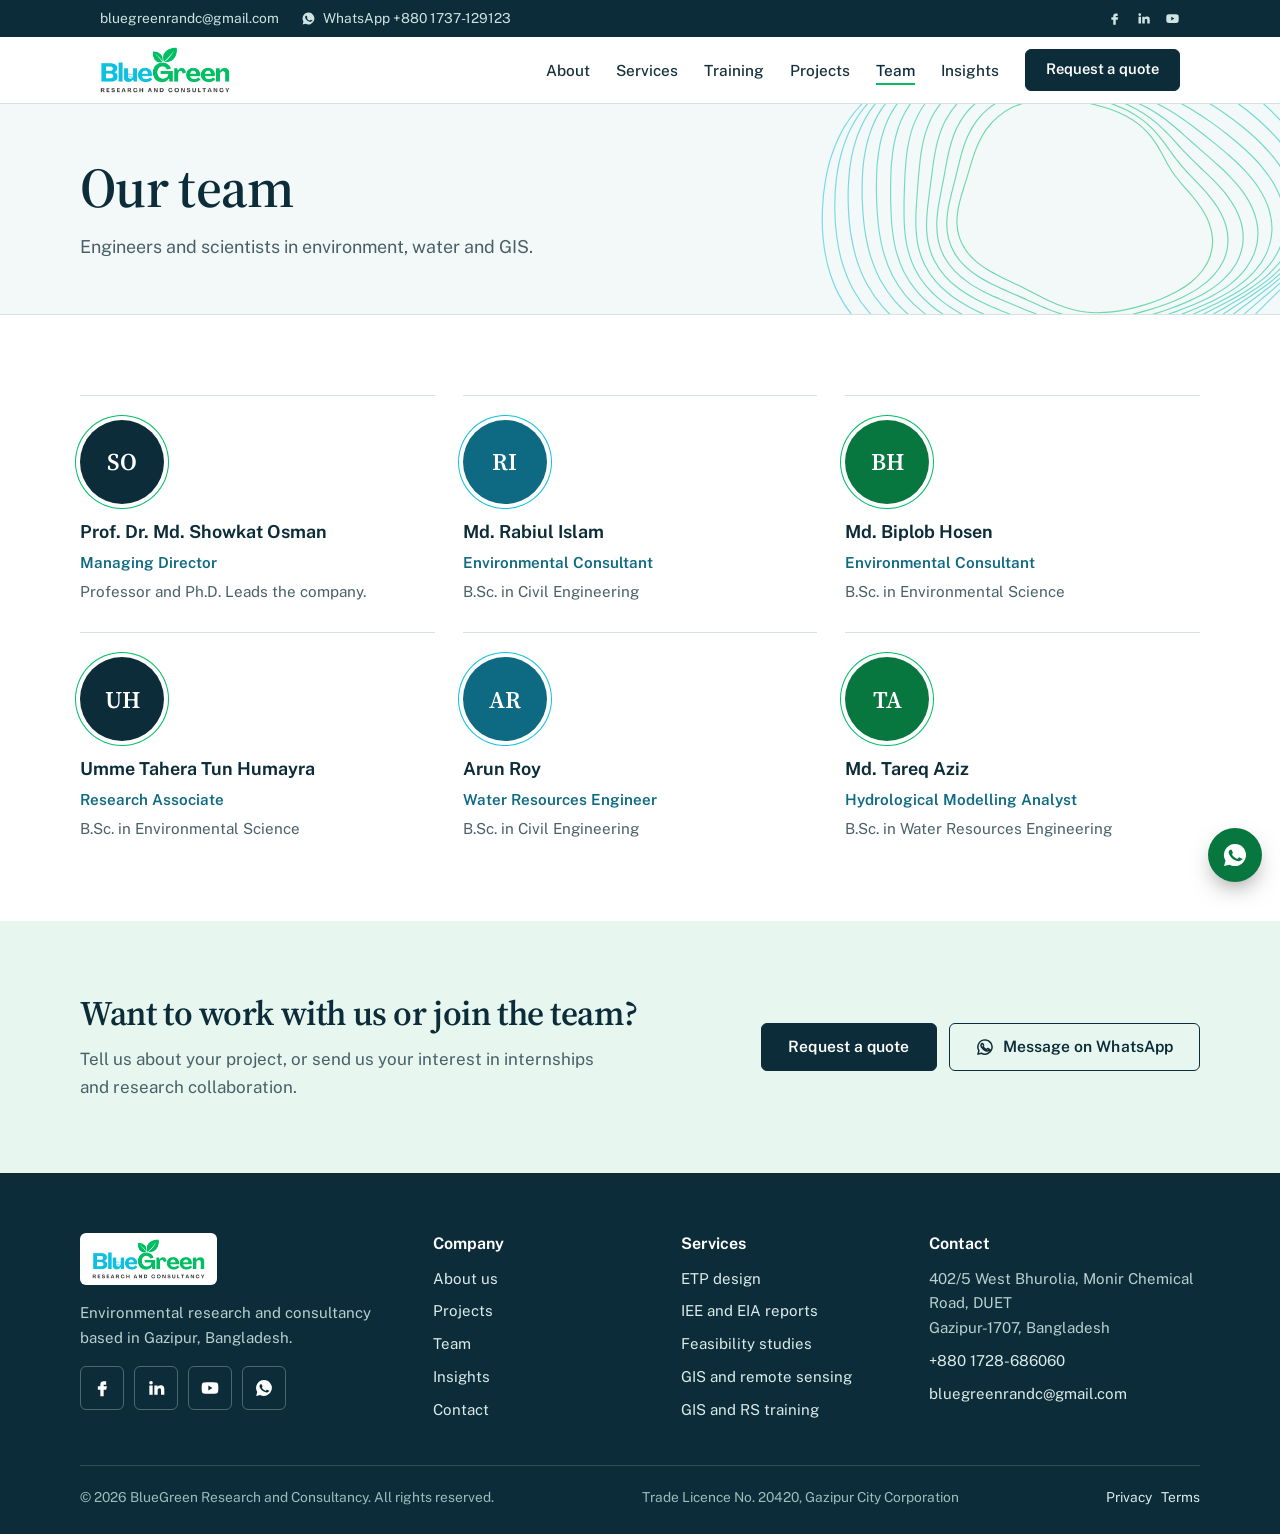
<file: team.html>
<!DOCTYPE html>
<html lang="en"><head><meta charset="utf-8">
<meta name="viewport" content="width=device-width, initial-scale=1">
<title>Team | BlueGreen Research and Consultancy</title>
<meta name="description" content="Meet the BlueGreen team: environmental engineering, environmental science, GIS, remote sensing and hydrological modelling specialists.">
<meta name="theme-color" content="#0b2c38">
<meta property="og:type" content="website"><meta property="og:site_name" content="BlueGreen Research and Consultancy">
<meta property="og:title" content="Team | BlueGreen Research and Consultancy"><meta property="og:description" content="Meet the BlueGreen team: environmental engineering, environmental science, GIS, remote sensing and hydrological modelling specialists.">

<link rel="icon" href="favicon.png" sizes="48x48"><link rel="icon" href="favicon-192.png" sizes="192x192" type="image/png"><link rel="apple-touch-icon" href="apple-touch-icon.png">
<link rel="preconnect" href="https://fonts.googleapis.com"><link rel="preconnect" href="https://fonts.gstatic.com" crossorigin>
<link href="https://fonts.googleapis.com/css2?family=Public+Sans:wght@400;500;600;700&family=Source+Serif+4:opsz,wght@8..60,500;8..60,600&display=swap" rel="stylesheet">
<link rel="stylesheet" href="style.css">
<script>document.documentElement.className+=" js"</script>
</head><body>
<a class="skip" href="#main">Skip to content</a>
<div class="topbar"><div class="wrap topbar-in">
<div class="tb-left"><a href="mailto:bluegreenrandc@gmail.com">bluegreenrandc@gmail.com</a><a href="https://wa.me/8801737129123?text=Hello%20BlueGreen%2C%20I%20would%20like%20to%20discuss%20a%20project." rel="noopener"><svg viewBox="0 0 24 24" aria-hidden="true"><path d="M12 2.5a9.5 9.5 0 0 0-8.1 14.4L2.6 21.5l4.7-1.2A9.5 9.5 0 1 0 12 2.5zm5.3 13.6c-.2.6-1.300 1.200-1.800 1.200-.5.100-1 .2-3.200-.7-2.700-1.100-4.400-3.800-4.600-4-.1-.2-1.100-1.400-1.100-2.700s.7-1.900.9-2.200c.2-.3.500-.3.700-.3h.5c.2 0 .4 0 .6.500l.8 1.900c.1.200.1.400 0 .6l-.4.600c-.2.200-.3.400-.1.700.2.300.8 1.300 1.700 2.100 1.100 1 2.100 1.300 2.400 1.500.3.100.5.100.6-.1l.9-1c.2-.3.400-.2.700-.1l1.800.9c.3.100.5.200.5.300.1.200.1.800-.1 1.300z"/></svg>WhatsApp +880 1737-129123</a></div>
<div class="tb-right"><a href="https://www.facebook.com/bluegreenrand" rel="noopener" aria-label="Facebook"><svg viewBox="0 0 24 24" aria-hidden="true"><path d="M14 8h3V4h-3a4 4 0 0 0-4 4v2H7v4h3v8h4v-8h3l1-4h-4V8z"/></svg></a><a href="https://www.linkedin.com/company/bluegreen-research-and-consuntancy/" rel="noopener" aria-label="LinkedIn"><svg viewBox="0 0 24 24" aria-hidden="true"><path d="M4 9h4v11H4zM6 3.5a2.2 2.2 0 1 1 0 4.4 2.2 2.2 0 0 1 0-4.4zM10 9h3.8v1.6c.6-1 1.9-1.9 3.8-1.9 4 0 4.4 2.6 4.4 6V20h-4v-4.8c0-1.3 0-2.9-1.8-2.9s-2.2 1.4-2.2 2.8V20h-4z"/></svg></a><a href="https://www.youtube.com/@BlueGreenResearchandConsultanc" rel="noopener" aria-label="YouTube"><svg viewBox="0 0 24 24" aria-hidden="true"><path d="M21.6 7.2a2.5 2.5 0 0 0-1.8-1.8C18.2 5 12 5 12 5s-6.2 0-7.8.4A2.5 2.5 0 0 0 2.4 7.2C2 8.8 2 12 2 12s0 3.2.4 4.8a2.5 2.5 0 0 0 1.8 1.8C5.8 19 12 19 12 19s6.2 0 7.8-.4a2.5 2.5 0 0 0 1.8-1.8c.4-1.6.4-4.8.4-4.8s0-3.2-.4-4.8zM10 15V9l5 3z"/></svg></a></div>
</div></div>
<header class="site-header"><nav class="wrap nav" aria-label="Main">
<a class="brand" href="index.html"><img src="logo.png" width="130" height="46" alt="BlueGreen Research and Consultancy - home"></a>
<button class="nav-toggle" type="button" aria-expanded="false" aria-controls="menu"><span></span><span></span><span></span><span class="sr">Menu</span></button>
<ul id="menu" class="menu"><li><a href="about.html">About</a></li><li><a href="services.html">Services</a></li><li><a href="training.html">Training</a></li><li><a href="projects.html">Projects</a></li><li><a href="team.html" aria-current="page">Team</a></li><li><a href="insights.html">Insights</a></li><li><a class="btn btn-sm" href="contact.html">Request a quote</a></li></ul>
</nav></header>
<main id="main">
<div class="page-head"><div class="wrap"><h1>Our team</h1><p class="lead">Engineers and scientists in environment, water and GIS.</p></div></div>

<section><div class="wrap"><div class="team"><div class="person"><div class="avatar" aria-hidden="true">SO</div><h3>Prof. Dr. Md. Showkat Osman</h3><p class="role">Managing Director</p><p>Professor and Ph.D. Leads the company.</p></div><div class="person"><div class="avatar" aria-hidden="true">RI</div><h3>Md. Rabiul Islam</h3><p class="role">Environmental Consultant</p><p>B.Sc. in Civil Engineering</p></div><div class="person"><div class="avatar" aria-hidden="true">BH</div><h3>Md. Biplob Hosen</h3><p class="role">Environmental Consultant</p><p>B.Sc. in Environmental Science</p></div><div class="person"><div class="avatar" aria-hidden="true">UH</div><h3>Umme Tahera Tun Humayra</h3><p class="role">Research Associate</p><p>B.Sc. in Environmental Science</p></div><div class="person"><div class="avatar" aria-hidden="true">AR</div><h3>Arun Roy</h3><p class="role">Water Resources Engineer</p><p>B.Sc. in Civil Engineering</p></div><div class="person"><div class="avatar" aria-hidden="true">TA</div><h3>Md. Tareq Aziz</h3><p class="role">Hydrological Modelling Analyst</p><p>B.Sc. in Water Resources Engineering</p></div></div></div></section>
<section class="cta"><div class="wrap cta-in"><div><h2>Want to work with us or join the team?</h2><p>Tell us about your project, or send us your interest in internships and research collaboration.</p></div>
<div class="btn-row"><a class="btn" href="contact.html">Request a quote</a><a class="btn btn-line" href="https://wa.me/8801737129123?text=Hello%20BlueGreen%2C%20I%20would%20like%20to%20discuss%20a%20project." rel="noopener"><svg viewBox="0 0 24 24" aria-hidden="true"><path d="M12 2.5a9.5 9.5 0 0 0-8.1 14.4L2.6 21.5l4.7-1.2A9.5 9.5 0 1 0 12 2.5zm5.3 13.6c-.2.6-1.300 1.200-1.800 1.200-.5.100-1 .2-3.200-.7-2.700-1.100-4.400-3.800-4.600-4-.1-.2-1.100-1.400-1.100-2.700s.7-1.900.9-2.200c.2-.3.500-.3.700-.3h.5c.2 0 .4 0 .6.500l.8 1.900c.1.200.1.400 0 .6l-.4.600c-.2.200-.3.400-.1.700.2.300.8 1.300 1.700 2.100 1.100 1 2.100 1.300 2.400 1.500.3.100.5.100.6-.1l.9-1c.2-.3.400-.2.700-.1l1.800.9c.3.100.5.200.5.300.1.200.1.800-.1 1.300z"/></svg>Message on WhatsApp</a></div></div></section>
</main>
<footer><div class="wrap">
<div class="foot-grid">
<div><a class="brand-box" href="index.html"><img src="logo.png" width="113" height="40" alt="BlueGreen Research and Consultancy"></a>
<p>Environmental research and consultancy based in Gazipur, Bangladesh.</p>
<div class="socials"><a href="https://www.facebook.com/bluegreenrand" rel="noopener" aria-label="Facebook"><svg viewBox="0 0 24 24" aria-hidden="true"><path d="M14 8h3V4h-3a4 4 0 0 0-4 4v2H7v4h3v8h4v-8h3l1-4h-4V8z"/></svg></a><a href="https://www.linkedin.com/company/bluegreen-research-and-consuntancy/" rel="noopener" aria-label="LinkedIn"><svg viewBox="0 0 24 24" aria-hidden="true"><path d="M4 9h4v11H4zM6 3.5a2.2 2.2 0 1 1 0 4.4 2.2 2.2 0 0 1 0-4.4zM10 9h3.8v1.6c.6-1 1.9-1.9 3.8-1.9 4 0 4.4 2.6 4.4 6V20h-4v-4.8c0-1.3 0-2.9-1.8-2.9s-2.2 1.4-2.2 2.8V20h-4z"/></svg></a><a href="https://www.youtube.com/@BlueGreenResearchandConsultanc" rel="noopener" aria-label="YouTube"><svg viewBox="0 0 24 24" aria-hidden="true"><path d="M21.6 7.2a2.5 2.5 0 0 0-1.8-1.8C18.2 5 12 5 12 5s-6.2 0-7.8.4A2.5 2.5 0 0 0 2.4 7.2C2 8.8 2 12 2 12s0 3.2.4 4.8a2.5 2.5 0 0 0 1.8 1.8C5.8 19 12 19 12 19s6.2 0 7.8-.4a2.5 2.5 0 0 0 1.8-1.8c.4-1.6.4-4.8.4-4.8s0-3.2-.4-4.8zM10 15V9l5 3z"/></svg></a><a href="https://wa.me/8801737129123?text=Hello%20BlueGreen%2C%20I%20would%20like%20to%20discuss%20a%20project." rel="noopener" aria-label="WhatsApp"><svg viewBox="0 0 24 24" aria-hidden="true"><path d="M12 2.5a9.5 9.5 0 0 0-8.1 14.4L2.6 21.5l4.7-1.2A9.5 9.5 0 1 0 12 2.5zm5.3 13.6c-.2.6-1.300 1.200-1.800 1.200-.5.100-1 .2-3.200-.7-2.700-1.100-4.400-3.800-4.600-4-.1-.2-1.100-1.400-1.100-2.700s.7-1.900.9-2.200c.2-.3.500-.3.700-.3h.5c.2 0 .4 0 .6.500l.8 1.900c.1.200.1.400 0 .6l-.4.600c-.2.200-.3.400-.1.700.2.300.8 1.300 1.700 2.100 1.100 1 2.100 1.300 2.400 1.500.3.100.5.100.6-.1l.9-1c.2-.3.400-.2.700-.1l1.800.9c.3.100.5.200.5.300.1.200.1.800-.1 1.300z"/></svg></a></div></div>
<div><h3>Company</h3><ul><li><a href="about.html">About us</a></li><li><a href="projects.html">Projects</a></li><li><a href="team.html">Team</a></li><li><a href="insights.html">Insights</a></li><li><a href="contact.html">Contact</a></li></ul></div>
<div><h3>Services</h3><ul><li><a href="services.html#etp">ETP design</a></li><li><a href="services.html#iee-eia">IEE and EIA reports</a></li><li><a href="services.html#feasibility">Feasibility studies</a></li><li><a href="services.html#gis">GIS and remote sensing</a></li><li><a href="training.html">GIS and RS training</a></li></ul></div>
<div><h3>Contact</h3><ul><li>402/5 West Bhurolia, Monir Chemical Road, DUET<br>Gazipur-1707, Bangladesh</li><li><a href="tel:+8801728686060">+880 1728-686060</a></li><li><a href="mailto:bluegreenrandc@gmail.com">bluegreenrandc@gmail.com</a></li></ul></div>
</div>
<div class="foot-base"><span>&copy; <span id="year">2026</span> BlueGreen Research and Consultancy. All rights reserved.</span>
<span>Trade Licence No. 20420, Gazipur City Corporation</span>
<span><a href="privacy.html">Privacy</a> &nbsp; <a href="terms.html">Terms</a></span></div>
</div></footer>
<a class="wa" href="https://wa.me/8801737129123?text=Hello%20BlueGreen%2C%20I%20would%20like%20to%20discuss%20a%20project." rel="noopener" aria-label="Chat with us on WhatsApp"><svg viewBox="0 0 24 24" aria-hidden="true"><path d="M12 2.5a9.5 9.5 0 0 0-8.1 14.4L2.6 21.5l4.7-1.2A9.5 9.5 0 1 0 12 2.5zm5.3 13.6c-.2.6-1.300 1.200-1.800 1.200-.5.100-1 .2-3.200-.7-2.700-1.100-4.400-3.800-4.600-4-.1-.2-1.100-1.400-1.100-2.700s.7-1.900.9-2.200c.2-.3.500-.3.700-.3h.5c.2 0 .4 0 .6.500l.8 1.900c.1.200.1.400 0 .6l-.4.600c-.2.200-.3.400-.1.700.2.300.8 1.300 1.700 2.100 1.100 1 2.100 1.300 2.400 1.500.3.100.5.100.6-.1l.9-1c.2-.3.400-.2.700-.1l1.800.9c.3.100.5.200.5.300.1.200.1.800-.1 1.300z"/></svg></a>
<script src="script.js"></script>
</body></html>
</file>
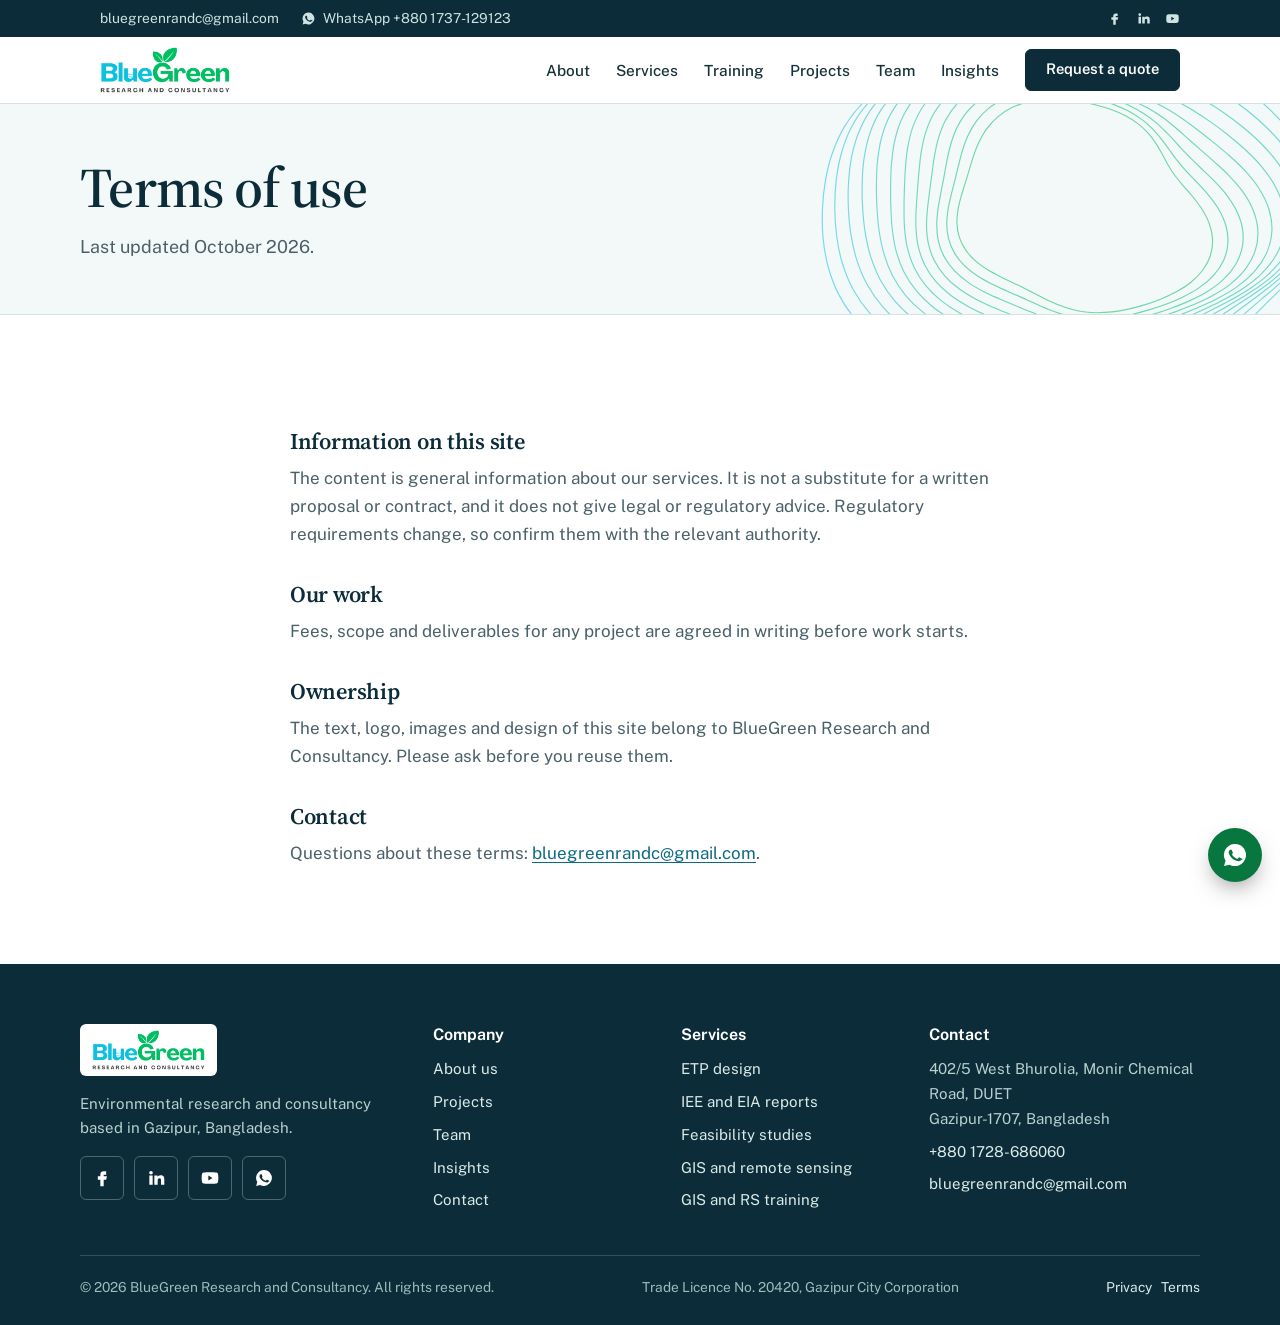
<file: terms.html>
<!DOCTYPE html>
<html lang="en"><head><meta charset="utf-8">
<meta name="viewport" content="width=device-width, initial-scale=1">
<title>Terms of use | BlueGreen Research and Consultancy</title>
<meta name="description" content="Terms for using the BlueGreen Research and Consultancy website.">
<meta name="theme-color" content="#0b2c38">
<meta property="og:type" content="website"><meta property="og:site_name" content="BlueGreen Research and Consultancy">
<meta property="og:title" content="Terms of use | BlueGreen Research and Consultancy"><meta property="og:description" content="Terms for using the BlueGreen Research and Consultancy website.">

<link rel="icon" href="favicon.png" sizes="48x48"><link rel="icon" href="favicon-192.png" sizes="192x192" type="image/png"><link rel="apple-touch-icon" href="apple-touch-icon.png">
<link rel="preconnect" href="https://fonts.googleapis.com"><link rel="preconnect" href="https://fonts.gstatic.com" crossorigin>
<link href="https://fonts.googleapis.com/css2?family=Public+Sans:wght@400;500;600;700&family=Source+Serif+4:opsz,wght@8..60,500;8..60,600&display=swap" rel="stylesheet">
<link rel="stylesheet" href="style.css">
<script>document.documentElement.className+=" js"</script>
</head><body>
<a class="skip" href="#main">Skip to content</a>
<div class="topbar"><div class="wrap topbar-in">
<div class="tb-left"><a href="mailto:bluegreenrandc@gmail.com">bluegreenrandc@gmail.com</a><a href="https://wa.me/8801737129123?text=Hello%20BlueGreen%2C%20I%20would%20like%20to%20discuss%20a%20project." rel="noopener"><svg viewBox="0 0 24 24" aria-hidden="true"><path d="M12 2.5a9.5 9.5 0 0 0-8.1 14.4L2.6 21.5l4.7-1.2A9.5 9.5 0 1 0 12 2.5zm5.3 13.6c-.2.6-1.300 1.200-1.800 1.200-.5.100-1 .2-3.200-.7-2.700-1.100-4.400-3.800-4.600-4-.1-.2-1.100-1.400-1.100-2.700s.7-1.900.9-2.200c.2-.3.500-.3.700-.3h.5c.2 0 .4 0 .6.500l.8 1.900c.1.200.1.400 0 .6l-.4.600c-.2.200-.3.400-.1.700.2.300.8 1.300 1.700 2.100 1.100 1 2.100 1.300 2.400 1.500.3.100.5.100.6-.1l.9-1c.2-.3.400-.2.700-.1l1.800.9c.3.100.5.200.5.300.1.200.1.800-.1 1.300z"/></svg>WhatsApp +880 1737-129123</a></div>
<div class="tb-right"><a href="https://www.facebook.com/bluegreenrand" rel="noopener" aria-label="Facebook"><svg viewBox="0 0 24 24" aria-hidden="true"><path d="M14 8h3V4h-3a4 4 0 0 0-4 4v2H7v4h3v8h4v-8h3l1-4h-4V8z"/></svg></a><a href="https://www.linkedin.com/company/bluegreen-research-and-consuntancy/" rel="noopener" aria-label="LinkedIn"><svg viewBox="0 0 24 24" aria-hidden="true"><path d="M4 9h4v11H4zM6 3.5a2.2 2.2 0 1 1 0 4.4 2.2 2.2 0 0 1 0-4.4zM10 9h3.8v1.6c.6-1 1.9-1.9 3.8-1.9 4 0 4.4 2.6 4.4 6V20h-4v-4.8c0-1.3 0-2.9-1.8-2.9s-2.2 1.4-2.2 2.8V20h-4z"/></svg></a><a href="https://www.youtube.com/@BlueGreenResearchandConsultanc" rel="noopener" aria-label="YouTube"><svg viewBox="0 0 24 24" aria-hidden="true"><path d="M21.6 7.2a2.5 2.5 0 0 0-1.8-1.8C18.2 5 12 5 12 5s-6.2 0-7.8.4A2.5 2.5 0 0 0 2.4 7.2C2 8.8 2 12 2 12s0 3.2.4 4.8a2.5 2.5 0 0 0 1.8 1.8C5.8 19 12 19 12 19s6.2 0 7.8-.4a2.5 2.5 0 0 0 1.8-1.8c.4-1.6.4-4.8.4-4.8s0-3.2-.4-4.8zM10 15V9l5 3z"/></svg></a></div>
</div></div>
<header class="site-header"><nav class="wrap nav" aria-label="Main">
<a class="brand" href="index.html"><img src="logo.png" width="130" height="46" alt="BlueGreen Research and Consultancy - home"></a>
<button class="nav-toggle" type="button" aria-expanded="false" aria-controls="menu"><span></span><span></span><span></span><span class="sr">Menu</span></button>
<ul id="menu" class="menu"><li><a href="about.html">About</a></li><li><a href="services.html">Services</a></li><li><a href="training.html">Training</a></li><li><a href="projects.html">Projects</a></li><li><a href="team.html">Team</a></li><li><a href="insights.html">Insights</a></li><li><a class="btn btn-sm" href="contact.html">Request a quote</a></li></ul>
</nav></header>
<main id="main">
<div class="page-head"><div class="wrap"><h1>Terms of use</h1><p class="lead">Last updated October 2026.</p></div></div>

<section><div class="wrap prose">
<h2>Information on this site</h2><p>The content is general information about our services. It is not a substitute for a written proposal or contract, and it does not give legal or regulatory advice. Regulatory requirements change, so confirm them with the relevant authority.</p>
<h2>Our work</h2><p>Fees, scope and deliverables for any project are agreed in writing before work starts.</p>
<h2>Ownership</h2><p>The text, logo, images and design of this site belong to BlueGreen Research and Consultancy. Please ask before you reuse them.</p>
<h2>Contact</h2><p>Questions about these terms: <a href="mailto:bluegreenrandc@gmail.com">bluegreenrandc@gmail.com</a>.</p>
</div></section>
</main>
<footer><div class="wrap">
<div class="foot-grid">
<div><a class="brand-box" href="index.html"><img src="logo.png" width="113" height="40" alt="BlueGreen Research and Consultancy"></a>
<p>Environmental research and consultancy based in Gazipur, Bangladesh.</p>
<div class="socials"><a href="https://www.facebook.com/bluegreenrand" rel="noopener" aria-label="Facebook"><svg viewBox="0 0 24 24" aria-hidden="true"><path d="M14 8h3V4h-3a4 4 0 0 0-4 4v2H7v4h3v8h4v-8h3l1-4h-4V8z"/></svg></a><a href="https://www.linkedin.com/company/bluegreen-research-and-consuntancy/" rel="noopener" aria-label="LinkedIn"><svg viewBox="0 0 24 24" aria-hidden="true"><path d="M4 9h4v11H4zM6 3.5a2.2 2.2 0 1 1 0 4.4 2.2 2.2 0 0 1 0-4.4zM10 9h3.8v1.6c.6-1 1.9-1.9 3.8-1.9 4 0 4.4 2.6 4.4 6V20h-4v-4.8c0-1.3 0-2.9-1.8-2.9s-2.2 1.4-2.2 2.8V20h-4z"/></svg></a><a href="https://www.youtube.com/@BlueGreenResearchandConsultanc" rel="noopener" aria-label="YouTube"><svg viewBox="0 0 24 24" aria-hidden="true"><path d="M21.6 7.2a2.5 2.5 0 0 0-1.8-1.8C18.2 5 12 5 12 5s-6.2 0-7.8.4A2.5 2.5 0 0 0 2.4 7.2C2 8.8 2 12 2 12s0 3.2.4 4.8a2.5 2.5 0 0 0 1.8 1.8C5.8 19 12 19 12 19s6.2 0 7.8-.4a2.5 2.5 0 0 0 1.8-1.8c.4-1.6.4-4.8.4-4.8s0-3.2-.4-4.8zM10 15V9l5 3z"/></svg></a><a href="https://wa.me/8801737129123?text=Hello%20BlueGreen%2C%20I%20would%20like%20to%20discuss%20a%20project." rel="noopener" aria-label="WhatsApp"><svg viewBox="0 0 24 24" aria-hidden="true"><path d="M12 2.5a9.5 9.5 0 0 0-8.1 14.4L2.6 21.5l4.7-1.2A9.5 9.5 0 1 0 12 2.5zm5.3 13.6c-.2.6-1.300 1.200-1.800 1.200-.5.100-1 .2-3.200-.7-2.700-1.100-4.400-3.800-4.600-4-.1-.2-1.100-1.400-1.100-2.700s.7-1.900.9-2.200c.2-.3.500-.3.700-.3h.5c.2 0 .4 0 .6.500l.8 1.900c.1.200.1.400 0 .6l-.4.600c-.2.200-.3.400-.1.700.2.300.8 1.300 1.700 2.100 1.100 1 2.100 1.300 2.400 1.500.3.100.5.100.6-.1l.9-1c.2-.3.400-.2.700-.1l1.800.9c.3.100.5.200.5.300.1.200.1.800-.1 1.300z"/></svg></a></div></div>
<div><h3>Company</h3><ul><li><a href="about.html">About us</a></li><li><a href="projects.html">Projects</a></li><li><a href="team.html">Team</a></li><li><a href="insights.html">Insights</a></li><li><a href="contact.html">Contact</a></li></ul></div>
<div><h3>Services</h3><ul><li><a href="services.html#etp">ETP design</a></li><li><a href="services.html#iee-eia">IEE and EIA reports</a></li><li><a href="services.html#feasibility">Feasibility studies</a></li><li><a href="services.html#gis">GIS and remote sensing</a></li><li><a href="training.html">GIS and RS training</a></li></ul></div>
<div><h3>Contact</h3><ul><li>402/5 West Bhurolia, Monir Chemical Road, DUET<br>Gazipur-1707, Bangladesh</li><li><a href="tel:+8801728686060">+880 1728-686060</a></li><li><a href="mailto:bluegreenrandc@gmail.com">bluegreenrandc@gmail.com</a></li></ul></div>
</div>
<div class="foot-base"><span>&copy; <span id="year">2026</span> BlueGreen Research and Consultancy. All rights reserved.</span>
<span>Trade Licence No. 20420, Gazipur City Corporation</span>
<span><a href="privacy.html">Privacy</a> &nbsp; <a href="terms.html">Terms</a></span></div>
</div></footer>
<a class="wa" href="https://wa.me/8801737129123?text=Hello%20BlueGreen%2C%20I%20would%20like%20to%20discuss%20a%20project." rel="noopener" aria-label="Chat with us on WhatsApp"><svg viewBox="0 0 24 24" aria-hidden="true"><path d="M12 2.5a9.5 9.5 0 0 0-8.1 14.4L2.6 21.5l4.7-1.2A9.5 9.5 0 1 0 12 2.5zm5.3 13.6c-.2.6-1.300 1.200-1.800 1.200-.5.100-1 .2-3.200-.7-2.700-1.100-4.400-3.800-4.600-4-.1-.2-1.100-1.400-1.100-2.700s.7-1.900.9-2.200c.2-.3.500-.3.700-.3h.5c.2 0 .4 0 .6.500l.8 1.900c.1.200.1.400 0 .6l-.4.600c-.2.200-.3.400-.1.700.2.300.8 1.300 1.700 2.100 1.100 1 2.100 1.300 2.400 1.500.3.100.5.100.6-.1l.9-1c.2-.3.400-.2.700-.1l1.800.9c.3.100.5.200.5.300.1.200.1.800-.1 1.300z"/></svg></a>
<script src="script.js"></script>
</body></html>
</file>
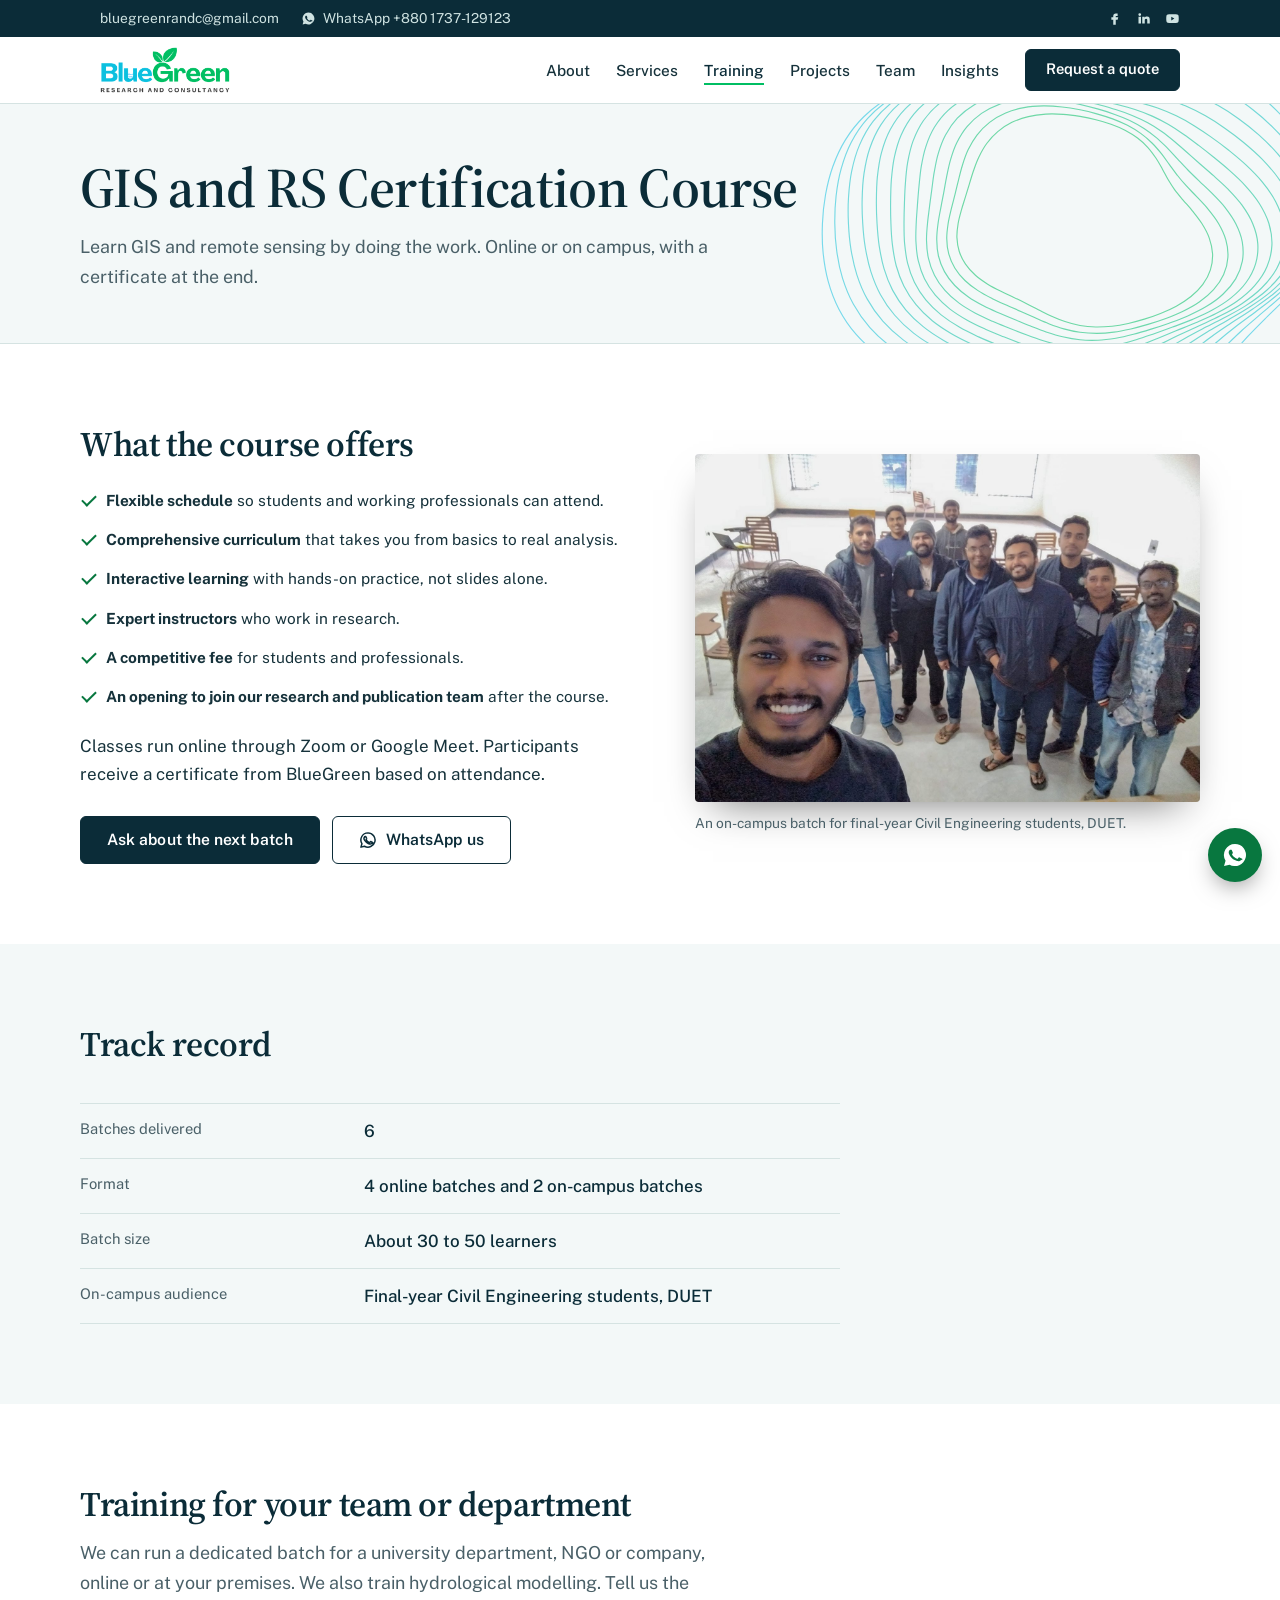
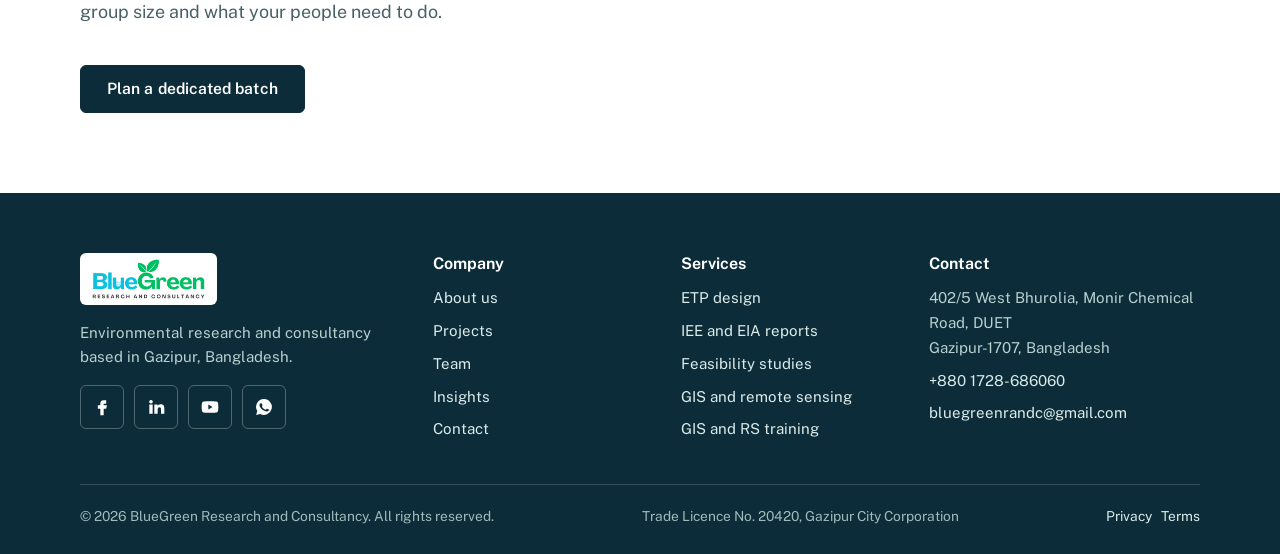
<file: training.html>
<!DOCTYPE html>
<html lang="en"><head><meta charset="utf-8">
<meta name="viewport" content="width=device-width, initial-scale=1">
<title>GIS and RS Certification Course | BlueGreen Research and Consultancy</title>
<meta name="description" content="BlueGreen&#x27;s GIS and Remote Sensing Certification Course: online or on campus, hands-on, with a certificate. Six batches delivered.">
<meta name="theme-color" content="#0b2c38">
<meta property="og:type" content="website"><meta property="og:site_name" content="BlueGreen Research and Consultancy">
<meta property="og:title" content="GIS and RS Certification Course | BlueGreen Research and Consultancy"><meta property="og:description" content="BlueGreen&#x27;s GIS and Remote Sensing Certification Course: online or on campus, hands-on, with a certificate. Six batches delivered.">

<link rel="icon" href="favicon.png" sizes="48x48"><link rel="icon" href="favicon-192.png" sizes="192x192" type="image/png"><link rel="apple-touch-icon" href="apple-touch-icon.png">
<link rel="preconnect" href="https://fonts.googleapis.com"><link rel="preconnect" href="https://fonts.gstatic.com" crossorigin>
<link href="https://fonts.googleapis.com/css2?family=Public+Sans:wght@400;500;600;700&family=Source+Serif+4:opsz,wght@8..60,500;8..60,600&display=swap" rel="stylesheet">
<link rel="stylesheet" href="style.css">
<script>document.documentElement.className+=" js"</script>
</head><body>
<a class="skip" href="#main">Skip to content</a>
<div class="topbar"><div class="wrap topbar-in">
<div class="tb-left"><a href="mailto:bluegreenrandc@gmail.com">bluegreenrandc@gmail.com</a><a href="https://wa.me/8801737129123?text=Hello%20BlueGreen%2C%20I%20would%20like%20to%20discuss%20a%20project." rel="noopener"><svg viewBox="0 0 24 24" aria-hidden="true"><path d="M12 2.5a9.5 9.5 0 0 0-8.1 14.4L2.6 21.5l4.7-1.2A9.5 9.5 0 1 0 12 2.5zm5.3 13.6c-.2.6-1.300 1.200-1.800 1.200-.5.100-1 .2-3.200-.7-2.700-1.100-4.400-3.800-4.600-4-.1-.2-1.100-1.400-1.100-2.700s.7-1.900.9-2.200c.2-.3.500-.3.700-.3h.5c.2 0 .4 0 .6.500l.8 1.900c.1.200.1.400 0 .6l-.4.600c-.2.200-.3.400-.1.700.2.300.8 1.300 1.700 2.100 1.100 1 2.100 1.300 2.400 1.500.3.100.5.100.6-.1l.9-1c.2-.3.400-.2.700-.1l1.800.9c.3.100.5.200.5.300.1.200.1.800-.1 1.300z"/></svg>WhatsApp +880 1737-129123</a></div>
<div class="tb-right"><a href="https://www.facebook.com/bluegreenrand" rel="noopener" aria-label="Facebook"><svg viewBox="0 0 24 24" aria-hidden="true"><path d="M14 8h3V4h-3a4 4 0 0 0-4 4v2H7v4h3v8h4v-8h3l1-4h-4V8z"/></svg></a><a href="https://www.linkedin.com/company/bluegreen-research-and-consuntancy/" rel="noopener" aria-label="LinkedIn"><svg viewBox="0 0 24 24" aria-hidden="true"><path d="M4 9h4v11H4zM6 3.5a2.2 2.2 0 1 1 0 4.4 2.2 2.2 0 0 1 0-4.4zM10 9h3.8v1.6c.6-1 1.9-1.9 3.8-1.9 4 0 4.4 2.6 4.4 6V20h-4v-4.8c0-1.3 0-2.9-1.8-2.9s-2.2 1.4-2.2 2.8V20h-4z"/></svg></a><a href="https://www.youtube.com/@BlueGreenResearchandConsultanc" rel="noopener" aria-label="YouTube"><svg viewBox="0 0 24 24" aria-hidden="true"><path d="M21.6 7.2a2.5 2.5 0 0 0-1.8-1.8C18.2 5 12 5 12 5s-6.2 0-7.8.4A2.5 2.5 0 0 0 2.4 7.2C2 8.8 2 12 2 12s0 3.2.4 4.8a2.5 2.5 0 0 0 1.8 1.8C5.8 19 12 19 12 19s6.2 0 7.8-.4a2.5 2.5 0 0 0 1.8-1.8c.4-1.6.4-4.8.4-4.8s0-3.2-.4-4.8zM10 15V9l5 3z"/></svg></a></div>
</div></div>
<header class="site-header"><nav class="wrap nav" aria-label="Main">
<a class="brand" href="index.html"><img src="logo.png" width="130" height="46" alt="BlueGreen Research and Consultancy - home"></a>
<button class="nav-toggle" type="button" aria-expanded="false" aria-controls="menu"><span></span><span></span><span></span><span class="sr">Menu</span></button>
<ul id="menu" class="menu"><li><a href="about.html">About</a></li><li><a href="services.html">Services</a></li><li><a href="training.html" aria-current="page">Training</a></li><li><a href="projects.html">Projects</a></li><li><a href="team.html">Team</a></li><li><a href="insights.html">Insights</a></li><li><a class="btn btn-sm" href="contact.html">Request a quote</a></li></ul>
</nav></header>
<main id="main">
<div class="page-head"><div class="wrap"><h1>GIS and RS Certification Course</h1><p class="lead">Learn GIS and remote sensing by doing the work. Online or on campus, with a certificate at the end.</p></div></div>

<section><div class="wrap split">
<div><h2>What the course offers</h2>
<ul class="ticks" style="margin-top:22px;gap:14px">
<li><b>Flexible schedule</b> so students and working professionals can attend.</li>
<li><b>Comprehensive curriculum</b> that takes you from basics to real analysis.</li>
<li><b>Interactive learning</b> with hands-on practice, not slides alone.</li>
<li><b>Expert instructors</b> who work in research.</li>
<li><b>A competitive fee</b> for students and professionals.</li>
<li><b>An opening to join our research and publication team</b> after the course.</li>
</ul>
<p style="margin-top:22px">Classes run online through Zoom or Google Meet. Participants receive a certificate from BlueGreen based on attendance.</p>
<div class="btn-row"><a class="btn" href="contact.html?topic=training">Ask about the next batch</a><a class="btn btn-line" href="https://wa.me/8801737129123?text=Hello%20BlueGreen%2C%20please%20tell%20me%20about%20the%20next%20GIS%20and%20RS%20training%20batch." rel="noopener"><svg viewBox="0 0 24 24" aria-hidden="true"><path d="M12 2.5a9.5 9.5 0 0 0-8.1 14.4L2.6 21.5l4.7-1.2A9.5 9.5 0 1 0 12 2.5zm5.3 13.6c-.2.6-1.300 1.200-1.800 1.200-.5.100-1 .2-3.200-.7-2.700-1.100-4.400-3.800-4.600-4-.1-.2-1.100-1.400-1.100-2.700s.7-1.900.9-2.200c.2-.3.500-.3.700-.3h.5c.2 0 .4 0 .6.500l.8 1.900c.1.200.1.400 0 .6l-.4.600c-.2.200-.3.400-.1.700.2.300.8 1.300 1.700 2.100 1.100 1 2.100 1.300 2.400 1.500.3.100.5.100.6-.1l.9-1c.2-.3.400-.2.700-.1l1.800.9c.3.100.5.200.5.300.1.200.1.800-.1 1.300z"/></svg>WhatsApp us</a></div>
</div>
<figure class="photo"><img src="images/training-civil-duet.jpg" width="1600" height="1102" loading="lazy" alt="Trainers and final-year Civil Engineering students after an on-campus GIS training session at DUET"><figcaption style="color:var(--muted)">An on-campus batch for final-year Civil Engineering students, DUET.</figcaption></figure>
</div></section>

<section class="mist"><div class="wrap">
<div class="sec-head"><h2>Track record</h2></div>
<dl class="ledger light" style="max-width:760px">
<div><dt>Batches delivered</dt><dd>6</dd></div>
<div><dt>Format</dt><dd>4 online batches and 2 on-campus batches</dd></div>
<div><dt>Batch size</dt><dd>About 30 to 50 learners</dd></div>
<div><dt>On-campus audience</dt><dd>Final-year Civil Engineering students, DUET</dd></div>
</dl></div></section>

<section><div class="wrap">
<div class="sec-head"><h2>Training for your team or department</h2><p class="lead">We can run a dedicated batch for a university department, NGO or company, online or at your premises. We also train hydrological modelling. Tell us the group size and what your people need to do.</p></div>
<a class="btn" href="contact.html?topic=training">Plan a dedicated batch</a>
</div></section>
</main>
<footer><div class="wrap">
<div class="foot-grid">
<div><a class="brand-box" href="index.html"><img src="logo.png" width="113" height="40" alt="BlueGreen Research and Consultancy"></a>
<p>Environmental research and consultancy based in Gazipur, Bangladesh.</p>
<div class="socials"><a href="https://www.facebook.com/bluegreenrand" rel="noopener" aria-label="Facebook"><svg viewBox="0 0 24 24" aria-hidden="true"><path d="M14 8h3V4h-3a4 4 0 0 0-4 4v2H7v4h3v8h4v-8h3l1-4h-4V8z"/></svg></a><a href="https://www.linkedin.com/company/bluegreen-research-and-consuntancy/" rel="noopener" aria-label="LinkedIn"><svg viewBox="0 0 24 24" aria-hidden="true"><path d="M4 9h4v11H4zM6 3.5a2.2 2.2 0 1 1 0 4.4 2.2 2.2 0 0 1 0-4.4zM10 9h3.8v1.6c.6-1 1.9-1.9 3.8-1.9 4 0 4.4 2.6 4.4 6V20h-4v-4.8c0-1.3 0-2.9-1.8-2.9s-2.2 1.4-2.2 2.8V20h-4z"/></svg></a><a href="https://www.youtube.com/@BlueGreenResearchandConsultanc" rel="noopener" aria-label="YouTube"><svg viewBox="0 0 24 24" aria-hidden="true"><path d="M21.6 7.2a2.5 2.5 0 0 0-1.8-1.8C18.2 5 12 5 12 5s-6.2 0-7.8.4A2.5 2.5 0 0 0 2.4 7.2C2 8.8 2 12 2 12s0 3.2.4 4.8a2.5 2.5 0 0 0 1.8 1.8C5.8 19 12 19 12 19s6.2 0 7.8-.4a2.5 2.5 0 0 0 1.8-1.8c.4-1.6.4-4.8.4-4.8s0-3.2-.4-4.8zM10 15V9l5 3z"/></svg></a><a href="https://wa.me/8801737129123?text=Hello%20BlueGreen%2C%20I%20would%20like%20to%20discuss%20a%20project." rel="noopener" aria-label="WhatsApp"><svg viewBox="0 0 24 24" aria-hidden="true"><path d="M12 2.5a9.5 9.5 0 0 0-8.1 14.4L2.6 21.5l4.7-1.2A9.5 9.5 0 1 0 12 2.5zm5.3 13.6c-.2.6-1.300 1.200-1.800 1.200-.5.100-1 .2-3.200-.7-2.700-1.100-4.400-3.800-4.600-4-.1-.2-1.100-1.400-1.100-2.700s.7-1.900.9-2.200c.2-.3.500-.3.700-.3h.5c.2 0 .4 0 .6.500l.8 1.900c.1.200.1.400 0 .6l-.4.600c-.2.200-.3.400-.1.700.2.300.8 1.300 1.700 2.100 1.100 1 2.100 1.300 2.400 1.500.3.100.5.100.6-.1l.9-1c.2-.3.400-.2.700-.1l1.800.9c.3.100.5.200.5.300.1.200.1.800-.1 1.300z"/></svg></a></div></div>
<div><h3>Company</h3><ul><li><a href="about.html">About us</a></li><li><a href="projects.html">Projects</a></li><li><a href="team.html">Team</a></li><li><a href="insights.html">Insights</a></li><li><a href="contact.html">Contact</a></li></ul></div>
<div><h3>Services</h3><ul><li><a href="services.html#etp">ETP design</a></li><li><a href="services.html#iee-eia">IEE and EIA reports</a></li><li><a href="services.html#feasibility">Feasibility studies</a></li><li><a href="services.html#gis">GIS and remote sensing</a></li><li><a href="training.html">GIS and RS training</a></li></ul></div>
<div><h3>Contact</h3><ul><li>402/5 West Bhurolia, Monir Chemical Road, DUET<br>Gazipur-1707, Bangladesh</li><li><a href="tel:+8801728686060">+880 1728-686060</a></li><li><a href="mailto:bluegreenrandc@gmail.com">bluegreenrandc@gmail.com</a></li></ul></div>
</div>
<div class="foot-base"><span>&copy; <span id="year">2026</span> BlueGreen Research and Consultancy. All rights reserved.</span>
<span>Trade Licence No. 20420, Gazipur City Corporation</span>
<span><a href="privacy.html">Privacy</a> &nbsp; <a href="terms.html">Terms</a></span></div>
</div></footer>
<a class="wa" href="https://wa.me/8801737129123?text=Hello%20BlueGreen%2C%20I%20would%20like%20to%20discuss%20a%20project." rel="noopener" aria-label="Chat with us on WhatsApp"><svg viewBox="0 0 24 24" aria-hidden="true"><path d="M12 2.5a9.5 9.5 0 0 0-8.1 14.4L2.6 21.5l4.7-1.2A9.5 9.5 0 1 0 12 2.5zm5.3 13.6c-.2.6-1.300 1.200-1.800 1.200-.5.100-1 .2-3.200-.7-2.700-1.100-4.400-3.800-4.600-4-.1-.2-1.100-1.400-1.100-2.700s.7-1.900.9-2.200c.2-.3.500-.3.700-.3h.5c.2 0 .4 0 .6.500l.8 1.900c.1.200.1.400 0 .6l-.4.600c-.2.200-.3.400-.1.700.2.300.8 1.300 1.700 2.100 1.100 1 2.100 1.300 2.400 1.500.3.100.5.100.6-.1l.9-1c.2-.3.400-.2.700-.1l1.800.9c.3.100.5.200.5.300.1.200.1.800-.1 1.300z"/></svg></a>
<script src="script.js"></script>
</body></html>
</file>
<file: style.css>
/* BlueGreen Research and Consultancy – site styles
   Palette: river ink + tide blue, with the logo's leaf green and cyan as accents. */
:root{
  --ink:#0b2c38; --ink-2:#12404f; --tide:#0e6a82; --cyan:#12c0e0; --leaf:#00be63; --leaf-deep:#08773f;
  --paper:#fff; --mist:#f3f8f8; --silt:#d5e3e2; --text:#16323b; --muted:#4a6068;
  --tint-leaf:#e7f6ee; --tint-cyan:#e4f4f9;
  --w:1120px;
  --serif:"Source Serif 4",Georgia,"Times New Roman",serif;
  --sans:"Public Sans","Segoe UI",system-ui,-apple-system,Arial,sans-serif;
}
*{box-sizing:border-box}
html{scroll-behavior:smooth;-webkit-text-size-adjust:100%}
body{margin:0;font:400 17px/1.65 var(--sans);color:var(--text);background:var(--paper);-webkit-font-smoothing:antialiased}
img{max-width:100%;height:auto}
a{color:var(--tide);text-underline-offset:3px}
a:hover{color:var(--ink)}
:focus-visible{outline:3px solid var(--tide);outline-offset:3px;border-radius:3px}
.dark :focus-visible,.topbar :focus-visible,footer :focus-visible{outline-color:var(--cyan)}
.sr{position:absolute;width:1px;height:1px;overflow:hidden;clip:rect(0 0 0 0);white-space:nowrap}
.skip{position:absolute;left:12px;top:-60px;background:var(--ink);color:#fff;padding:10px 16px;border-radius:6px;z-index:50}
.skip:focus{top:12px}

h1,h2{font-family:var(--serif);color:var(--ink);font-weight:600;letter-spacing:-.012em;margin:0}
h1{font-size:clamp(2.2rem,4.6vw,3.5rem);line-height:1.08}
h2{font-size:clamp(1.65rem,2.7vw,2.2rem);line-height:1.2}
h3{font:650 1.12rem/1.35 var(--sans);color:var(--ink);margin:0 0 6px}
p{margin:0 0 1em}
.lead{font-size:1.12rem;color:var(--muted);max-width:60ch}
.wrap{max-width:var(--w);margin:0 auto}
section{padding:80px 20px}
.mist{background:var(--mist)}
.sec-head{margin-bottom:38px}
.sec-head p{margin:12px 0 0}

/* ---------- top bar & header ---------- */
.topbar{background:var(--ink);color:#cfe3e2;font-size:.86rem}
.topbar-in{display:flex;justify-content:space-between;gap:12px;align-items:center;padding:7px 20px;flex-wrap:wrap}
.topbar a{color:#cfe3e2;text-decoration:none;display:inline-flex;align-items:center;gap:7px}
.topbar a:hover{color:#fff}
.tb-left{display:flex;gap:22px;flex-wrap:wrap}
.tb-right{display:flex;gap:14px}
.topbar svg{width:15px;height:15px;fill:currentColor}
.site-header{position:sticky;top:0;z-index:30;background:rgba(255,255,255,.96);backdrop-filter:saturate(1.4) blur(8px);border-bottom:1px solid var(--silt)}
.nav{display:flex;align-items:center;gap:28px;padding:10px 20px}
.brand{display:flex;margin-right:auto}
.brand img{height:46px;width:auto;display:block}
.menu{display:flex;align-items:center;gap:26px;list-style:none;margin:0;padding:0}
.menu a:not(.btn){color:var(--text);text-decoration:none;font-weight:500;font-size:.96rem;padding:6px 0;background:linear-gradient(var(--leaf),var(--leaf)) 0 100%/0 2px no-repeat;transition:background-size .25s ease,color .2s}
.menu a:not(.btn):hover{color:var(--ink);background-size:100% 2px}
.menu a[aria-current]:not(.btn){color:var(--ink);background-size:100% 2px}
.nav-toggle{display:none;width:44px;height:44px;border:1px solid var(--silt);border-radius:6px;background:#fff;cursor:pointer;padding:0;position:relative}
.nav-toggle span:not(.sr){position:absolute;left:11px;right:11px;height:2px;background:var(--ink);border-radius:2px;transition:transform .25s,opacity .2s,top .25s}
.nav-toggle span:nth-child(1){top:15px}.nav-toggle span:nth-child(2){top:21px}.nav-toggle span:nth-child(3){top:27px}
.nav-toggle[aria-expanded=true] span:nth-child(1){top:21px;transform:rotate(45deg)}
.nav-toggle[aria-expanded=true] span:nth-child(2){opacity:0}
.nav-toggle[aria-expanded=true] span:nth-child(3){top:21px;transform:rotate(-45deg)}

/* ---------- buttons ---------- */
.btn{--bg:var(--ink);--fg:#fff;--sweep:var(--leaf-deep);--bd:var(--ink);
  display:inline-flex;align-items:center;justify-content:center;gap:9px;min-height:48px;padding:0 26px;border-radius:6px;
  font:600 .98rem/1 var(--sans);letter-spacing:.005em;text-decoration:none;cursor:pointer;
  background:var(--bg);color:var(--fg);border:1.5px solid var(--bd);position:relative;overflow:hidden;isolation:isolate;
  transition:color .25s,border-color .25s,box-shadow .25s,transform .15s}
.btn::before{content:"";position:absolute;inset:0;background:var(--sweep);transform:translateX(-101%);transition:transform .32s cubic-bezier(.3,.7,.2,1);z-index:-1}
.btn:hover{color:var(--fg);border-color:var(--sweep);box-shadow:0 10px 22px -10px rgba(11,44,56,.55)}
.btn:hover::before{transform:none}
.btn:active{transform:translateY(1px)}
.btn svg{width:18px;height:18px;fill:none;stroke:currentColor;stroke-width:2;stroke-linecap:round;stroke-linejoin:round;flex:none}
.btn-line{--bg:transparent;--fg:var(--ink);--sweep:var(--ink);--bd:var(--ink)}
.btn-line:hover{color:#fff}
.btn-leaf{--bg:var(--leaf);--fg:#04281a;--sweep:#fff;--bd:var(--leaf)}
.btn-leaf:hover{color:var(--ink)}
.btn-ghost-light{--bg:transparent;--fg:#fff;--sweep:#fff;--bd:rgba(255,255,255,.55)}
.btn-ghost-light:hover{color:var(--ink)}
.btn-sm{min-height:42px;padding:0 20px;font-size:.92rem}
.btn-row{display:flex;flex-wrap:wrap;gap:12px;margin-top:28px}

/* ---------- hero ---------- */
.hero{padding:44px 20px 56px;background:linear-gradient(180deg,#fff 0%,var(--mist) 100%);overflow:hidden}
.hero-grid{display:grid;grid-template-columns:1.02fr .98fr;gap:40px;align-items:center}
.hero h1{max-width:15em}
.hero .lead{margin:22px 0 0}
.hero-note{margin-top:30px;padding-top:18px;border-top:1px solid var(--silt);color:var(--muted);font-size:.93rem;max-width:46ch}
.hero-note b{color:var(--ink);font-weight:650}
.emblem{position:relative;aspect-ratio:640/560;width:100%;max-width:600px;margin-left:auto}
.emblem svg{position:absolute;inset:0;width:100%;height:100%;overflow:visible}
.emblem .contours{fill:none;stroke-width:1.5;opacity:.7}
.emblem .rip{fill:none;stroke:var(--cyan);stroke-width:1.6}
.emblem img{position:absolute;left:50%;top:50%;width:50%;transform:translate(-50%,-50%);filter:drop-shadow(0 6px 18px rgba(255,255,255,.9))}
.js .contours path{stroke-dasharray:1;stroke-dashoffset:1;animation:draw 2.6s cubic-bezier(.45,0,.2,1) forwards;animation-delay:calc(var(--i)*80ms)}
.js .emblem img{opacity:0;animation:logo-in .9s ease-out 1.1s forwards}
.rip{transform-box:fill-box;transform-origin:center;opacity:0;animation:ripple 8s ease-out infinite;animation-delay:calc(2.2s + var(--r)*2.6s)}
.contours{transform-origin:320px 280px;animation:breathe 16s ease-in-out 3s infinite alternate}
@keyframes draw{to{stroke-dashoffset:0}}
@keyframes logo-in{from{opacity:0;transform:translate(-50%,-47%) scale(.96)}to{opacity:1;transform:translate(-50%,-50%) scale(1)}}
@keyframes ripple{0%{transform:scale(.9);opacity:0}14%{opacity:.6}100%{transform:scale(2.45);opacity:0}}
@keyframes breathe{from{transform:scale(1)}to{transform:scale(1.035) rotate(1.2deg)}}

/* ---------- inner page header ---------- */
.page-head{padding:54px 20px 52px;background:var(--mist) url(images/contours.svg) no-repeat right -60px center/520px;border-bottom:1px solid var(--silt)}
.page-head p{margin:14px 0 0}

/* ---------- ruled lists ---------- */
.svc-grid{display:grid;grid-template-columns:1fr 1fr;gap:0 56px}
.svc{display:grid;grid-template-columns:34px 1fr;gap:16px;padding:26px 0;border-top:1px solid var(--silt)}
.svc svg,.row .ico{width:30px;height:30px;fill:none;stroke:var(--tide);stroke-width:1.6;stroke-linecap:round;stroke-linejoin:round}
.svc p{margin:0;color:var(--muted);font-size:.97rem}
.more{margin-top:22px;font-weight:600}
.rows{border-top:2px solid var(--ink)}
.row{display:grid;grid-template-columns:minmax(220px,.8fr) 2fr;gap:12px 40px;padding:32px 0;border-bottom:1px solid var(--silt)}
.row h3{display:flex;gap:12px;align-items:flex-start;font-size:1.18rem}
.row .ico{flex:none;margin-top:2px}
.row p{color:var(--muted);max-width:62ch}
.ticks{list-style:none;margin:14px 0 0;padding:0;display:grid;gap:8px}
.ticks li{position:relative;padding-left:26px;font-size:.96rem}
.ticks li::before{content:"";position:absolute;left:2px;top:.45em;width:12px;height:6px;border-left:2px solid var(--leaf-deep);border-bottom:2px solid var(--leaf-deep);transform:rotate(-45deg)}
.group-title{margin:56px 0 18px;font-size:1.5rem}
.group-title:first-child{margin-top:0}

/* who we work with */
.four{display:grid;grid-template-columns:repeat(4,1fr);gap:28px}
.four>div{padding-top:18px;border-top:4px solid var(--leaf)}
.four>div:nth-child(2){border-color:var(--cyan)}
.four>div:nth-child(3){border-color:var(--tide)}
.four>div:nth-child(4){border-color:var(--ink)}
.four p{color:var(--muted);font-size:.96rem;margin:0}

/* process */
.steps{list-style:none;counter-reset:s;margin:0;padding:0;display:grid;grid-template-columns:repeat(6,1fr);gap:22px}
.steps li{counter-increment:s;position:relative;padding-top:30px;border-top:2px solid var(--silt)}
.steps li::before{content:counter(s);position:absolute;top:-15px;left:0;width:28px;height:28px;border-radius:50%;background:var(--ink);color:#fff;font:600 .85rem/28px var(--sans);text-align:center}
.steps li:last-child::before{background:var(--leaf-deep)}
.steps h3{font-size:1rem}
.steps p{font-size:.92rem;color:var(--muted);margin:0}

/* dark band with photo + ledger */
.dark{background:var(--ink);color:#dcebea}
.dark h2{color:#fff}
.dark .lead,.dark p{color:#b9d0cf}
.split{display:grid;grid-template-columns:1.05fr .95fr;gap:56px;align-items:center}
.photo{margin:0}
.photo img{display:block;width:100%;border-radius:4px;box-shadow:0 18px 40px -18px rgba(0,0,0,.55)}
.photo figcaption{font-size:.86rem;color:#9fbbba;margin-top:10px}
.ledger{margin:26px 0 0;display:grid}
.ledger div{display:grid;grid-template-columns:minmax(120px,.9fr) 1.6fr;gap:16px;padding:13px 0;border-top:1px solid rgba(255,255,255,.18)}
.ledger div:last-child{border-bottom:1px solid rgba(255,255,255,.18)}
.ledger dt{color:#9fbbba;font-size:.92rem}
.ledger dd{margin:0;color:#fff;font-weight:500}
.ledger.light div{border-color:var(--silt)}
.ledger.light dt{color:var(--muted)}
.ledger.light dd{color:var(--ink)}
.dark .btn-row .btn-line{--fg:#fff;--bd:rgba(255,255,255,.55);--sweep:#fff}
.dark .btn-row .btn-line:hover{color:var(--ink)}

/* project / news rows */
.strip{display:grid;grid-template-columns:1fr 1.2fr;gap:0;border:1px solid var(--silt);border-radius:6px;overflow:hidden;background:#fff}
.strip img{width:100%;height:100%;min-height:240px;object-fit:cover;display:block}
.strip>div{padding:34px 36px}
.chip{display:inline-block;font:600 .82rem/1 var(--sans);padding:6px 12px;border-radius:99px;background:var(--tint-cyan);color:#0a566b;margin-bottom:14px}
.chip.done{background:var(--tint-leaf);color:#075f33}
.proj{display:grid;grid-template-columns:200px 1fr;gap:12px 40px;padding:30px 0;border-bottom:1px solid var(--silt)}
.proj:first-child{border-top:2px solid var(--ink)}
.proj p{color:var(--muted);max-width:64ch}
.proj .chip{margin:0}
.proj dl{display:grid;grid-template-columns:auto 1fr;gap:4px 18px;margin:14px 0 0;font-size:.93rem}
.proj dt{color:var(--muted)}.proj dd{margin:0;color:var(--ink)}
.linklist{list-style:none;margin:0;padding:0;border-top:1px solid var(--silt)}
.linklist li{border-bottom:1px solid var(--silt)}
.linklist a{display:flex;justify-content:space-between;gap:20px;padding:18px 0;color:var(--ink);text-decoration:none;font:600 1.05rem/1.4 var(--serif)}
.linklist a:hover{color:var(--tide)}
.linklist span{font:400 .93rem var(--sans);color:var(--muted);max-width:44ch}

/* team */
.team{display:grid;grid-template-columns:repeat(3,1fr);gap:28px}
.person{padding:24px 0 0;border-top:1px solid var(--silt)}
.avatar{width:84px;height:84px;border-radius:50%;display:grid;place-items:center;background:var(--ink);color:#fff;font:600 1.5rem var(--serif);margin-bottom:16px;box-shadow:0 0 0 4px #fff,0 0 0 5px var(--leaf)}
.person:nth-child(3n+2) .avatar{background:var(--tide);box-shadow:0 0 0 4px #fff,0 0 0 5px var(--cyan)}
.person:nth-child(3n) .avatar{background:var(--leaf-deep);box-shadow:0 0 0 4px #fff,0 0 0 5px var(--leaf)}
.person .role{color:var(--tide);font-weight:600;font-size:.95rem;margin:0 0 4px}
.person p:last-child{color:var(--muted);font-size:.95rem;margin:0}

/* three-column text */
.three{display:grid;grid-template-columns:repeat(3,1fr);gap:36px}
.three h3{font-family:var(--serif);font-size:1.25rem;font-weight:600}
.three p{color:var(--muted);margin:0}

/* insights */
.post{border-top:1px solid var(--silt)}
.post:last-of-type{border-bottom:1px solid var(--silt)}
.post summary{list-style:none;cursor:pointer;display:flex;justify-content:space-between;align-items:center;gap:20px;padding:22px 0;font:600 1.18rem/1.35 var(--serif);color:var(--ink)}
.post summary::-webkit-details-marker{display:none}
.post summary::after{content:"";flex:none;width:12px;height:12px;border-right:2px solid var(--tide);border-bottom:2px solid var(--tide);transform:rotate(45deg) translateY(-3px);transition:transform .25s}
.post[open] summary::after{transform:rotate(-135deg) translate(-2px,-2px)}
.post .body{padding:0 0 26px;max-width:66ch;animation:open .35s ease}
.post .body p{color:var(--muted)}
@keyframes open{from{opacity:0;transform:translateY(-6px)}to{opacity:1;transform:none}}

/* cta */
.cta{background:var(--tint-leaf);padding:72px 20px}
.cta-in{display:flex;justify-content:space-between;align-items:center;gap:30px;flex-wrap:wrap}
.cta p{margin:10px 0 0;color:var(--muted);max-width:52ch}
.cta .btn-row{margin:0}

/* contact */
.contact{display:grid;grid-template-columns:1fr 1.1fr;gap:56px;align-items:start}
.contact address{font-style:normal}
.contact .item{padding:16px 0;border-top:1px solid var(--silt)}
.contact .item:last-of-type{border-bottom:1px solid var(--silt)}
.contact .item b{display:block;color:var(--ink);font-weight:650;font-size:.95rem;margin-bottom:2px}
.socials{display:flex;gap:10px;margin-top:6px}
.socials a{width:44px;height:44px;border:1px solid var(--silt);border-radius:6px;display:grid;place-items:center;color:var(--ink);transition:background .2s,color .2s,border-color .2s}
.socials a:hover{background:var(--ink);color:#fff;border-color:var(--ink)}
.socials svg{width:20px;height:20px;fill:currentColor}
.map{margin-top:26px;border:1px solid var(--silt);border-radius:6px;overflow:hidden;line-height:0}
.map iframe{width:100%;height:280px;border:0}
form{display:grid;gap:16px;background:var(--mist);padding:30px;border-radius:6px;border:1px solid var(--silt)}
.field{display:grid;gap:6px}
.two{display:grid;grid-template-columns:1fr 1fr;gap:16px}
label{font-weight:600;font-size:.9rem;color:var(--ink)}
label small{font-weight:400;color:var(--muted)}
input,select,textarea{width:100%;padding:12px 14px;border:1px solid #b9cfcd;border-radius:6px;background:#fff;color:var(--text);font:inherit;font-size:.98rem}
input:focus,select:focus,textarea:focus{outline:3px solid rgba(14,106,130,.28);border-color:var(--tide)}
textarea{min-height:140px;resize:vertical}
.hp{position:absolute;left:-9999px}
.form-status{min-height:1.4em;font-size:.95rem;margin:0}
.form-status.ok{color:var(--leaf-deep)}.form-status.err{color:#a3261f}

/* legal text */
.prose{max-width:70ch}
.prose h2{font-size:1.4rem;margin:34px 0 8px}
.prose p,.prose li{color:var(--muted)}

/* footer */
footer{background:var(--ink);color:#b9d0cf;padding:60px 20px 26px;font-size:.94rem}
footer a{color:#dcebea;text-decoration:none}
footer a:hover{color:var(--cyan);text-decoration:underline}
.foot-grid{display:grid;grid-template-columns:1.5fr 1fr 1fr 1.3fr;gap:40px}
footer h3{color:#fff;font-size:1rem;margin-bottom:12px}
footer ul{list-style:none;margin:0;padding:0;display:grid;gap:8px}
footer .brand-box{display:inline-flex;background:#fff;border-radius:6px;padding:6px 12px;margin-bottom:16px}
footer .brand-box img{height:40px;width:auto;display:block}
footer .socials a{background:transparent;border-color:rgba(255,255,255,.28);color:#fff}
footer .socials a:hover{background:#fff;color:var(--ink);border-color:#fff}
.foot-base{margin-top:42px;padding-top:20px;border-top:1px solid rgba(255,255,255,.16);display:flex;flex-wrap:wrap;gap:10px 28px;justify-content:space-between;font-size:.86rem;color:#9fbbba}
.foot-base span+span{display:inline}

/* floating whatsapp */
.wa{position:fixed;right:18px;bottom:18px;z-index:40;width:54px;height:54px;border-radius:50%;background:var(--leaf-deep);color:#fff;display:grid;place-items:center;box-shadow:0 10px 24px -8px rgba(0,0,0,.5);transition:transform .2s,background .2s}
.wa:hover{background:var(--ink);transform:translateY(-2px);color:#fff}
.wa svg{width:28px;height:28px;fill:#fff}

/* ---------- responsive ---------- */
@media (max-width:1000px){
  .steps{grid-template-columns:repeat(3,1fr);row-gap:40px}
  .foot-grid{grid-template-columns:1fr 1fr}
  .four{grid-template-columns:1fr 1fr}
}
@media (max-width:960px){
  .nav-toggle{display:block}
  .menu{position:absolute;left:0;right:0;top:100%;background:#fff;border-bottom:1px solid var(--silt);flex-direction:column;align-items:stretch;gap:0;padding:6px 20px 18px;
    box-shadow:0 20px 30px -20px rgba(11,44,56,.35);opacity:0;visibility:hidden;transform:translateY(-8px);transition:opacity .2s,transform .25s,visibility .25s}
  .menu.open{opacity:1;visibility:visible;transform:none}
  .menu li{border-bottom:1px solid var(--silt)}
  .menu li:last-child{border:0;padding-top:14px}
  .menu a:not(.btn){display:block;padding:14px 0;background:none}
  .menu a[aria-current]:not(.btn){color:var(--tide)}
  .nav{position:relative}
}
@media (max-width:860px){
  section{padding:60px 20px}
  .hero{padding:28px 20px 56px}
  .hero-grid,.split,.contact,.strip{grid-template-columns:1fr}
  .emblem{max-width:400px;margin:0 auto;order:-1}
  .svc-grid{grid-template-columns:1fr;gap:0}
  .row,.proj{grid-template-columns:1fr}
  .three,.team{grid-template-columns:1fr}
  .strip img{min-height:200px;max-height:260px}
  .page-head{background-size:380px;background-position:right -120px bottom -40px}
  .tb-left a:nth-child(2){display:none}
}
@media (max-width:560px){
  .steps{grid-template-columns:1fr 1fr}
  .four,.foot-grid,.two{grid-template-columns:1fr}
  .btn-row .btn{width:100%}
  .strip>div{padding:26px 22px}
  form{padding:22px}
  .brand img{height:40px}
  .ledger div{grid-template-columns:1fr;gap:2px}
}
@media (prefers-reduced-motion:reduce){
  *,*::before,*::after{animation-duration:.01ms!important;animation-iteration-count:1!important;transition-duration:.01ms!important;scroll-behavior:auto!important}
  .js .contours path{stroke-dashoffset:0}
  .js .emblem img{opacity:1}
  .rip{display:none}
}
</file>
